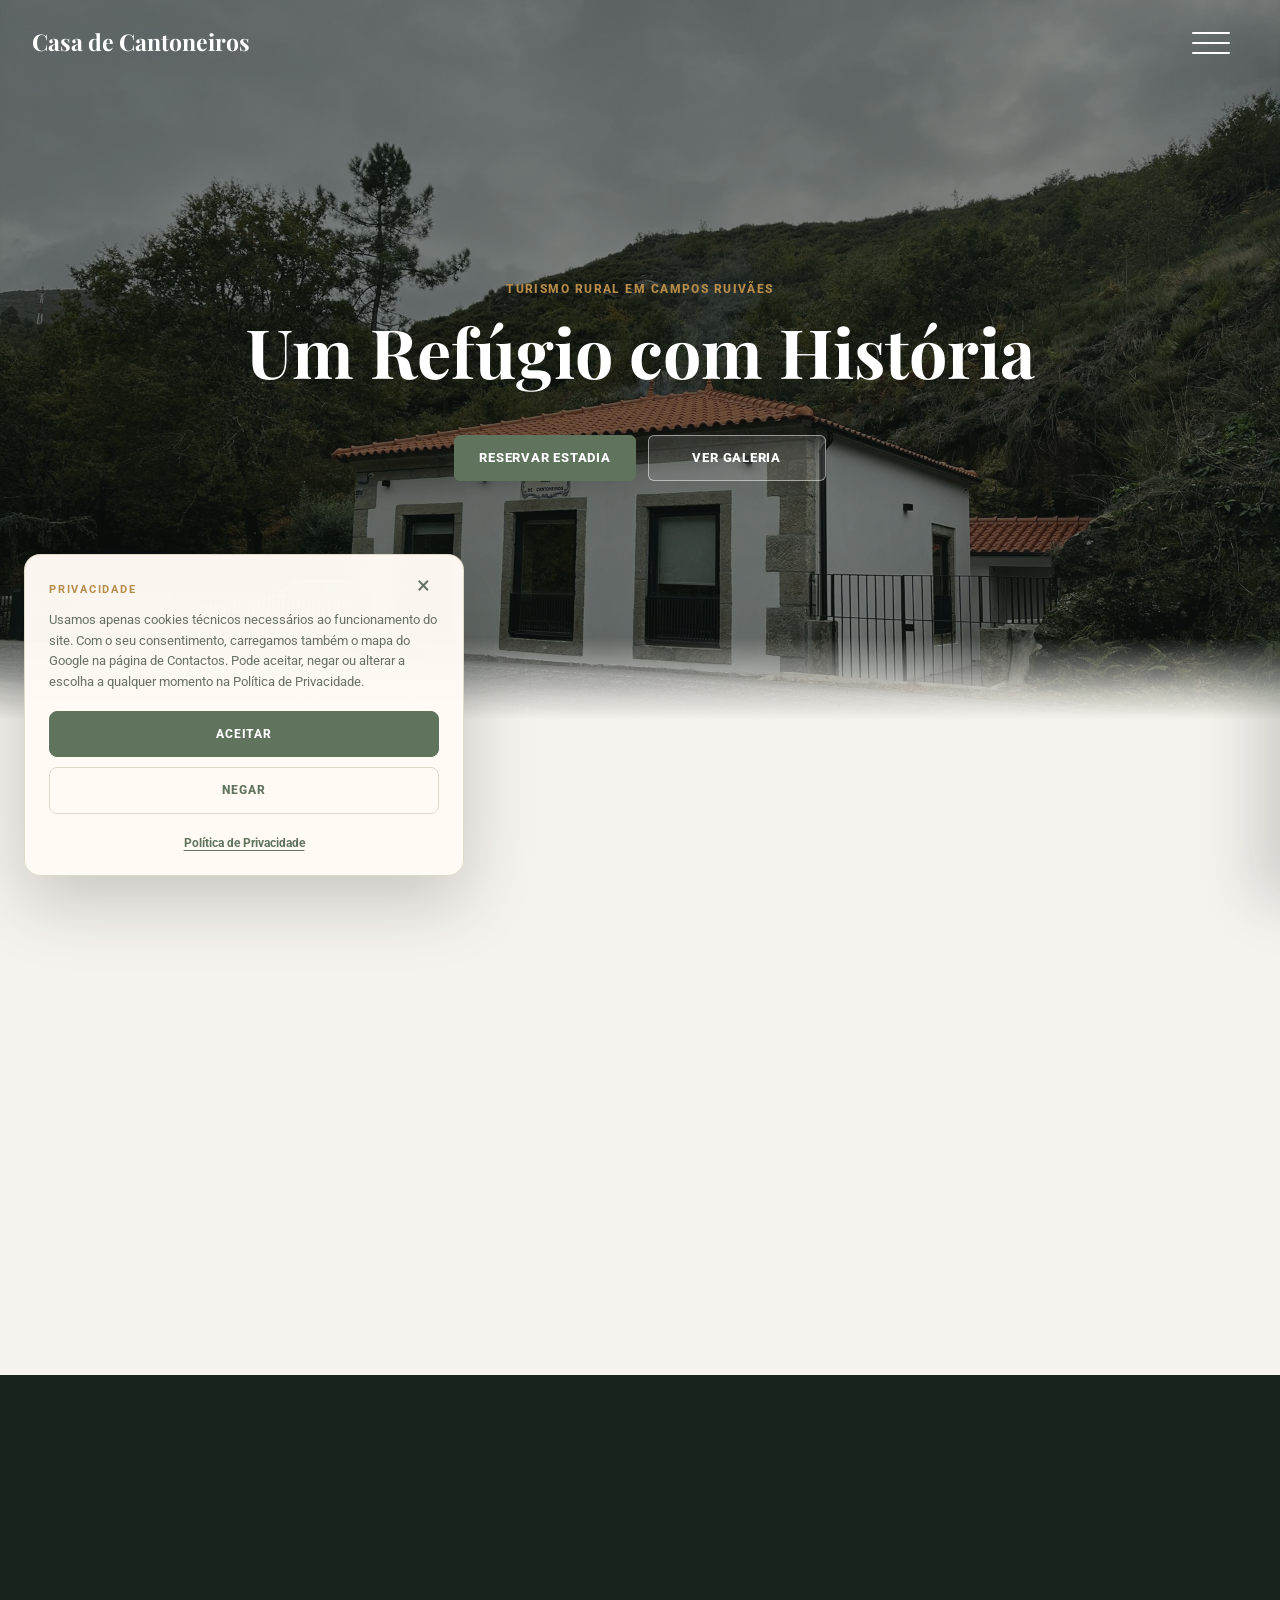
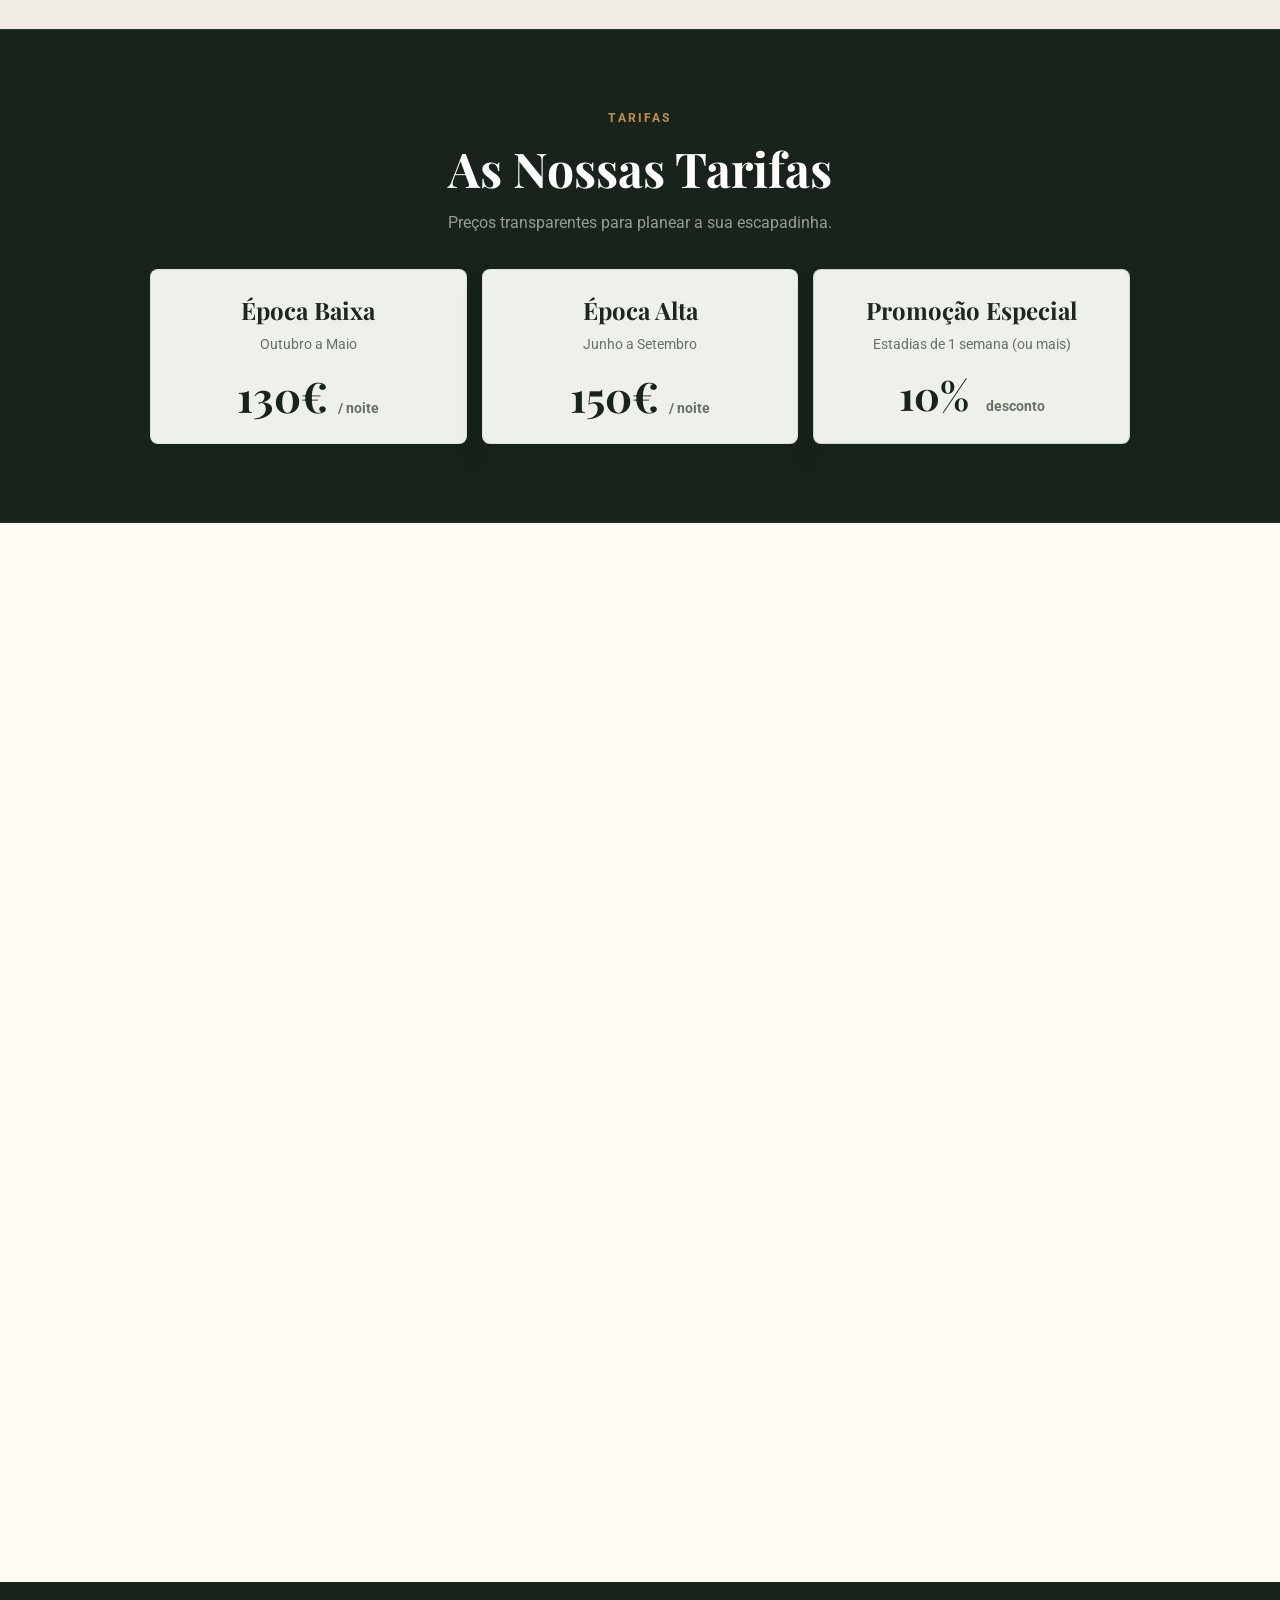
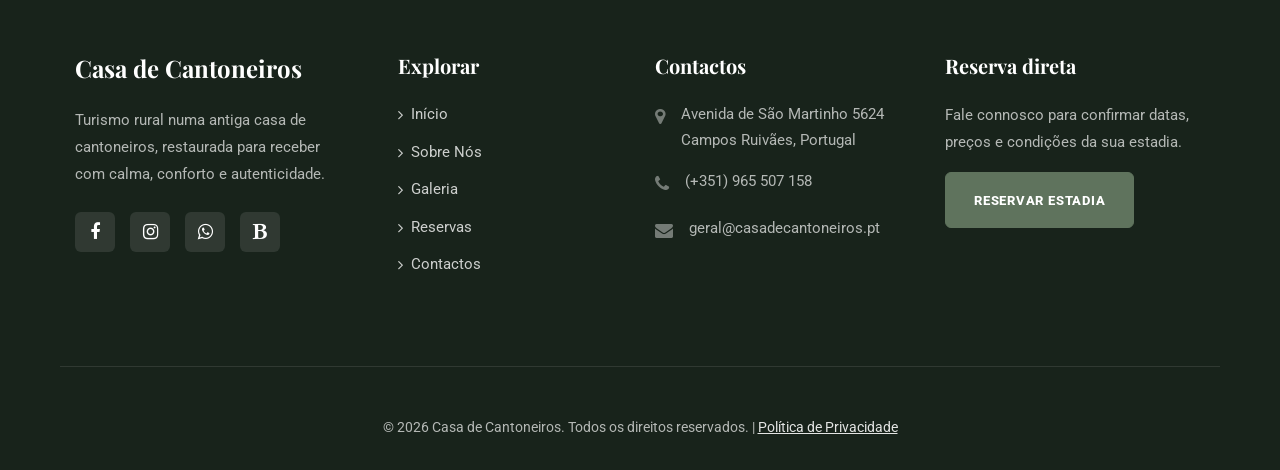
<file: index.html>
<!DOCTYPE HTML>
<html lang="pt-PT">

<head>
  <meta charset="UTF-8">
  <meta http-equiv="X-UA-Compatible" content="IE=edge">
  <meta name="viewport" content="width=device-width, initial-scale=1, shrink-to-fit=no">

  <title>Casa de Cantoneiros | Turismo Rural em Vieira do Minho</title>
  <meta name="description" content="Desfrute do descanso perfeito na Casa de Cantoneiros em Vieira do Minho. Conforto, tranquilidade e a natureza do Gerês esperam por si. Reserve já!">
  <meta name="robots" content="index, follow">

  <meta property="og:title" content="Casa de Cantoneiros | Turismo Rural em Vieira do Minho">
  <meta property="og:description" content="Desfrute do descanso perfeito na Casa de Cantoneiros em Vieira do Minho. Conforto, tranquilidade e a natureza do Gerês esperam por si. Reserve já!">
  <meta property="og:type" content="website">
  <meta property="og:url" content="https://www.casadecantoneiros.pt/">
  <meta property="og:image" content="https://www.casadecantoneiros.pt/images/assets-site/og-share.jpg">
  <meta property="og:image:width" content="1200">
  <meta property="og:image:height" content="630">
  <meta property="og:image:alt" content="Casa de Cantoneiros — turismo rural em Vieira do Minho">
  <meta property="og:locale" content="pt_PT">
  <link rel="canonical" href="https://www.casadecantoneiros.pt/">

  <link rel="icon" href="images/assets-site/icons/favicon.ico" sizes="any">
  <link rel="apple-touch-icon" sizes="180x180" href="images/assets-site/icons/apple-touch-icon.png">
  <link rel="manifest" href="site.webmanifest">
  <meta name="theme-color" content="#18231b">
  <link rel="preconnect" href="https://fonts.googleapis.com">
  <link rel="preconnect" href="https://fonts.gstatic.com" crossorigin>
  <link rel="stylesheet" type="text/css"
    href="https://fonts.googleapis.com/css2?family=Playfair+Display:wght@400;700&amp;family=Roboto:wght@400;700&amp;display=swap">
  <link rel="preload" as="image" href="images/assets-site/fachada-casa.jpg" fetchpriority="high">

  <link rel="stylesheet" href="css/layout.css?v=20261112-1">
  <link rel="stylesheet" href="css/animacoes.css?v=20261112-1">
  <link rel="stylesheet" href="css/popup.css?v=20261112-1">

  <link rel="stylesheet" href="fonts/fontawesome/css/font-awesome.min.css?v=20261112-1">
 
  <!-- Theme Style -->
  <link rel="stylesheet" href="css/style.css?v=20261112-1">
  <link rel="stylesheet" href="css/_custom.css?v=20261112-1">
  <link rel="stylesheet" href="css/professional.css?v=20261112-1">

  <script type="application/ld+json">
    {
      "@context": "https://schema.org",
      "@type": "LodgingBusiness",
      "name": "Casa de Cantoneiros",
      "description": "Alojamento de turismo rural numa antiga casa de cantoneiros restaurada, em Campos Ruivães, Vieira do Minho, no coração do Gerês.",
      "url": "https://www.casadecantoneiros.pt/",
      "logo": "https://www.casadecantoneiros.pt/images/assets-site/icons/android-chrome-512x512.png",
      "image": [
        "https://www.casadecantoneiros.pt/images/assets-site/fachada-casa.jpg",
        "https://www.casadecantoneiros.pt/images/galeria/interior/quarto.jpg",
        "https://www.casadecantoneiros.pt/images/galeria/exterior/zona-descanso-jardim.jpg"
      ],
      "telephone": "+351965507158",
      "email": "geral@casadecantoneiros.pt",
      "priceRange": "€130 - €150 por noite",
      "currenciesAccepted": "EUR",
      "paymentAccepted": "Transferência bancária, MB Way",
      "checkinTime": "15:00",
      "checkoutTime": "11:00",
      "petsAllowed": true,
      "address": {
        "@type": "PostalAddress",
        "streetAddress": "Avenida de São Martinho 5624",
        "addressLocality": "Campos Ruivães",
        "addressRegion": "Vieira do Minho",
        "addressCountry": "PT"
      },
      "areaServed": {
        "@type": "Place",
        "name": "Vieira do Minho, Gerês"
      },
      "sameAs": [
        "https://www.facebook.com/share/1EJzVk5QZy/",
        "https://www.instagram.com/casa.de.cantoneiros"
      ],
      "amenityFeature": [
        { "@type": "LocationFeatureSpecification", "name": "WiFi gratuito", "value": true },
        { "@type": "LocationFeatureSpecification", "name": "Estacionamento privado gratuito", "value": true },
        { "@type": "LocationFeatureSpecification", "name": "Jardim privado", "value": true },
        { "@type": "LocationFeatureSpecification", "name": "Lareira", "value": true },
        { "@type": "LocationFeatureSpecification", "name": "Cozinha equipada", "value": true },
        { "@type": "LocationFeatureSpecification", "name": "Animais de estimação permitidos", "value": true }
      ]
    }
  </script>
</head>

<body>

  <div id="cabecalho-container"></div>
  <!-- Header loaded dynamically by App.loadComponents() -->
  <!-- END head -->

  <main id="conteudo">
  <section class="site-hero overlay" style="background-image: url(images/assets-site/fachada-casa.jpg)"
    data-stellar-background-ratio="0.5">
    <div class="container">
      <div class="row site-hero-inner justify-content-center align-items-center">
        <div class="col-md-10 text-center" data-aos="fade-up">
          <span class="custom-caption text-uppercase d-block mb-3" style="letter-spacing: 5px;">Turismo rural
            em Campos Ruivães</span>
          <h1 class="heading mb-5">Um Refúgio com História</h1>

          <div class="hero-actions" data-aos="fade-up" data-aos-delay="150">
            <a href="reservas.html" class="btn btn-gold">Reservar estadia</a>
            <a href="galeria.html" class="btn btn-hero-secondary">Ver galeria</a>
          </div>

        </div>
      </div>
    </div>

    <a class="mouse smoothscroll" href="#next">
      <div class="mouse-icon">
        <span class="mouse-wheel"></span>
      </div>
    </a>
  </section>
  <!-- END section -->


  <section class="section intro-section" id="next">
    <div class="container">
      <div class="row align-items-center">
        <div class="col-md-12 col-lg-6 mb-5" data-aos="fade-up">
          <div class="image-stack">
            <div class="image-stack__item image-stack__item--bottom">
              <img src="images/assets-site/amostra-quarto.jpg" alt="Tradição" class="img-fluid rounded shadow" loading="lazy" decoding="async" width="685" height="913">
            </div>
          </div>
        </div>
        <div class="col-md-12 col-lg-5 ml-auto" data-aos="fade-up" data-aos-delay="100">
          <span class="text-gold text-uppercase font-weight-bold mb-3 d-block" style="letter-spacing: 2px;">Tradição &
            Conforto</span>
          <h2 class="heading mb-4">Bem-vindo à Sua Casa</h2>
          <p class="mb-4 text-muted lead">Construída na década de 1940, esta antiga Casa de Cantoneiros foi restaurada
            com o máximo rigor para preservar a sua traça e história originais.</p>
          <p class="mb-5 text-muted">Localizada num ambiente de total serenidade, oferece hoje o conforto moderno,
            mantendo viva a memória de quem cuidava dos caminhos da nossa região.</p>
          <p><a href="sobre.html" class="btn btn-outline-gold px-5 py-3">Descobrir Mais</a></p>
        </div>
      </div>
    </div>
  </section>

  <section class="section bg-dark-premium">
    <div class="container">
      <div class="row justify-content-center text-center mb-5">
        <div class="col-md-8" data-aos="fade-up">
          <span class="text-gold text-uppercase font-weight-bold mb-3 d-block"
            style="letter-spacing: 2px;">Comodidades</span>
          <h2 class="heading mb-4 text-white">Conforto simples, pensado ao detalhe</h2>
          <p class="text-white-50">Tudo o que precisa para descansar, cozinhar, conviver e aproveitar a paisagem.</p>
        </div>
      </div>
      <div class="row amenities-grid" data-nosnippet>
        <!-- WiFi -->
        <div class="col-6 col-lg-3 mb-4" data-aos="fade-up" data-aos-delay="100">
          <div class="amenity-card">
            <div class="amenity-icon-box mb-3">
              <span class="fa fa-wifi text-gold"></span>
            </div>
            <h3 class="h5 text-white">WiFi Gratuito</h3>
            <p class="text-white-50 small">Internet de alta velocidade em todas as áreas da casa.</p>
          </div>
        </div>
        <!-- Cascatas -->
        <div class="col-6 col-lg-3 mb-4" data-aos="fade-up" data-aos-delay="200">
          <div class="amenity-card">
            <div class="amenity-icon-box mb-3">
              <span class="fa fa-life-ring text-gold"></span>
            </div>
            <h3 class="h5 text-white">Cascatas</h3>
            <p class="text-white-50 small">Cascatas ao longo de todo o jardim, com amplos espaços para desfrutar da
              natureza.</p>
          </div>
        </div>
        <!-- Estacionamento -->
        <div class="col-6 col-lg-3 mb-4" data-aos="fade-up" data-aos-delay="300">
          <div class="amenity-card">
            <div class="amenity-icon-box mb-3">
              <span class="fa fa-car text-gold"></span>
            </div>
            <h3 class="h5 text-white">Estacionamento</h3>
            <p class="text-white-50 small">Estacionamento privado e gratuito para os nossos hóspedes.</p>
          </div>
        </div>
        <!-- Pet Friendly -->
        <div class="col-6 col-lg-3 mb-4" data-aos="fade-up" data-aos-delay="400">
          <div class="amenity-card">
            <div class="amenity-icon-box mb-3">
              <span class="fa fa-paw text-gold"></span>
            </div>
            <h3 class="h5 text-white">Pet Friendly</h3>
            <p class="text-white-50 small">O seu amigo de quatro patas é bem-vindo connosco.</p>
          </div>
        </div>
        <!-- Lareira -->
        <div class="col-6 col-lg-3 mb-4" data-aos="fade-up" data-aos-delay="100">
          <div class="amenity-card">
            <div class="amenity-icon-box mb-3">
              <span class="fa fa-fire text-gold"></span>
            </div>
            <h3 class="h5 text-white">Lareira</h3>
            <p class="text-white-50 small">Lareira acolhedora e ar condicionado para maior conforto nas noites mais
              frias.</p>
          </div>
        </div>
        <!-- Vistas -->
        <div class="col-6 col-lg-3 mb-4" data-aos="fade-up" data-aos-delay="200">
          <div class="amenity-card">
            <div class="amenity-icon-box mb-3">
              <span class="fa fa-picture-o text-gold"></span>
            </div>
            <h3 class="h5 text-white">Vistas Panorâmicas</h3>
            <p class="text-white-50 small">Desfrute de vistas deslumbrantes sobre a paisagem rural.</p>
          </div>
        </div>
        <!-- Cozinha -->
        <div class="col-6 col-lg-3 mb-4" data-aos="fade-up" data-aos-delay="300">
          <div class="amenity-card">
            <div class="amenity-icon-box mb-3">
              <span class="fa fa-cutlery text-gold"></span>
            </div>
            <h3 class="h5 text-white">Cozinha Equipada</h3>
            <p class="text-white-50 small">Cozinha completa com todos os utensílios necessários.</p>
          </div>
        </div>
        <!-- Jardim -->
        <div class="col-6 col-lg-3 mb-4" data-aos="fade-up" data-aos-delay="400">
          <div class="amenity-card">
            <div class="amenity-icon-box mb-3">
              <span class="fa fa-tree text-gold"></span>
            </div>
            <h3 class="h5 text-white">Jardim Privado</h3>
            <p class="text-white-50 small">Espaço exterior privado com mobiliário de jardim.</p>
          </div>
        </div>
      </div>
    </div>
  </section>

  <section class="section bg-light">
    <div class="container">
      <div class="row justify-content-center text-center mb-5">
        <div class="col-md-7" data-aos="fade-up">
          <span class="text-gold text-uppercase font-weight-bold mb-3 d-block"
            style="letter-spacing: 2px;">Espaços</span>
          <h2 class="heading mb-3">Espaços da Casa</h2>
          <p class="text-muted">Descanse na elegância e silêncio de um espaço pensado para o seu bem-estar.</p>
        </div>
      </div>
      <div class="row rooms-grid">
        <!-- Room 1 -->
        <div class="col-6 col-lg-4 mb-4" data-aos="fade-up" data-aos-delay="100">
          <div class="room-card">
            <div class="room-img">
              <img src="images/galeria/interior/quarto.jpg" alt="Quarto Principal" class="img-fluid" loading="lazy" decoding="async" width="1216" height="913">
            </div>
            <div class="room-content p-4 text-center">
              <h3 class="mb-3">Quarto Principal</h3>
              <p class="text-muted small mb-4">Conforto absoluto com cama de casal e decoração rústica refinada.</p>
              <a href="galeria.html" class="btn btn-outline-gold btn-sm px-4">VER FOTOS</a>
            </div>
          </div>
        </div>
        <!-- Room 2 -->
        <div class="col-6 col-lg-4 mb-4" data-aos="fade-up" data-aos-delay="200">
          <div class="room-card">
            <div class="room-img">
              <img src="images/galeria/interior/cozinha.jpg" alt="Cozinha Equipada" class="img-fluid" loading="lazy" decoding="async" width="1216" height="913">
            </div>
            <div class="room-content p-4 text-center">
              <h3 class="mb-3">Cozinha Equipada</h3>
              <p class="text-muted small mb-4">Espaço funcional e acolhedor para preparar as suas refeições favoritas.
              </p>
              <a href="galeria.html" class="btn btn-outline-gold btn-sm px-4">VER FOTOS</a>
            </div>
          </div>
        </div>
        <!-- Room 3 -->
        <div class="col-6 col-lg-4 mb-4" data-aos="fade-up" data-aos-delay="300">
          <div class="room-card">
            <div class="room-img">
              <img src="images/galeria/interior/casa-de-banho.jpg" alt="Casa de Banho" class="img-fluid" loading="lazy" decoding="async" width="1216" height="913">
            </div>
            <div class="room-content p-4 text-center">
              <h3 class="mb-3">Casa de Banho</h3>
              <p class="text-muted small mb-4">Modernidade e funcionalidade, com acabamentos de alta qualidade.</p>
              <a href="galeria.html" class="btn btn-outline-gold btn-sm px-4">VER FOTOS</a>
            </div>
          </div>
        </div>
      </div>
    </div>
  </section>

  <section class="tarifas-promocoes">
    <div class="container">
      <div class="tarifas-header">
        <span class="tarifas-eyebrow">Tarifas</span>
        <h2 class="section-title">As Nossas Tarifas</h2>
        <p class="section-subtitle">Preços transparentes para planear a sua escapadinha.</p>
      </div>
      <div class="tarifas-grid">
        <div class="tarifa-card baixa">
          <h3 class="tarifa-titulo">Época Baixa</h3>
          <p class="tarifa-meses">Outubro a Maio</p>
          <p class="tarifa-preco"><span data-rate-value="low">130</span>€ <span>/ noite</span></p>
        </div>
        <div class="tarifa-card alta">
          <h3 class="tarifa-titulo">Época Alta</h3>
          <p class="tarifa-meses">Junho a Setembro</p>
          <p class="tarifa-preco"><span data-rate-value="high">150</span>€ <span>/ noite</span></p>
        </div>
        <div class="tarifa-card promocao">
          <div class="promo-content">
            <h3 class="tarifa-titulo destaque">Promoção Especial</h3>
            <p class="tarifa-meses">Estadias de 1 semana (ou mais)</p>
            <p class="tarifa-preco tarifa-preco-promo"><span data-rate-discount>10%</span> <span>desconto</span></p>
          </div>
        </div>
      </div>
    </div>
  </section>


  <section class="section bg-white">
    <div class="container">
      <div class="row justify-content-center text-center mb-5">
        <div class="col-md-7" data-aos="fade-up">
          <span class="text-gold text-uppercase font-weight-bold mb-3 d-block"
            style="letter-spacing: 2px;">Galeria</span>
          <h2 class="heading mb-4">Um olhar pela Casa</h2>
          <p class="text-muted">Explore os espaços que tornam a Casa de Cantoneiros tão especial.</p>
        </div>
      </div>
      <div class="row gallery-preview-grid" id="galeria-dinamica"></div>
      <div class="row mt-5">
        <div class="col-12 text-center" data-aos="fade-up">
          <a href="galeria.html" class="btn btn-gold px-5 py-3"><span class="fa fa-image mr-2"></span>VER GALERIA
            COMPLETA</a>
        </div>
      </div>
    </div>
  </section>

  </main>

  <div id="rodape-container"></div>
  <!-- Footer loaded dynamically by App.loadComponents() -->

  <script src="js/jquery-3.3.1.min.js?v=20261112-1"></script>
  <script src="js/jquery-migrate-3.0.1.min.js?v=20261112-1"></script>
  <script src="js/parallax.js?v=20261112-1"></script>
  <script src="js/popup.js?v=20261112-1"></script>

  <script src="js/animacoes.js?v=20261112-1"></script>

  <script src="js/gallery-data.js?v=20261112-1"></script>
  <script src="js/galeria-dinamica.js?v=20261112-1"></script>



    <script src="js/site-config.js?v=20261112-1"></script>
  <script src="js/app.js?v=20261112-1"></script>

  <div id="cookie-banner" class="cookie-banner" role="dialog" aria-live="polite" aria-modal="false"
    aria-labelledby="cookie-banner-title" aria-hidden="true">
    <button type="button" class="cookie-banner__close" data-cookie-choice="dismissed" aria-label="Fechar aviso de cookies">×</button>
    <div class="cookie-banner__content">
      <span id="cookie-banner-title" class="cookie-banner__eyebrow">Privacidade</span>
      <p class="cookie-banner__text">Usamos apenas cookies técnicos necessários ao funcionamento do site. Com o seu consentimento, carregamos também o mapa do Google na página de Contactos. Pode aceitar, negar ou alterar a escolha a qualquer momento na Política de Privacidade.</p>
      <div class="cookie-banner__actions">
        <button type="button" class="cookie-banner__button cookie-banner__button--primary" data-cookie-choice="accepted">ACEITAR</button>
        <button type="button" class="cookie-banner__button cookie-banner__button--secondary" data-cookie-choice="denied">NEGAR</button>
      </div>
      <div class="cookie-banner__links">
        <a href="privacidade.html">Política de Privacidade</a>
      </div>
    </div>
  </div>
</body>

</html>
</file>
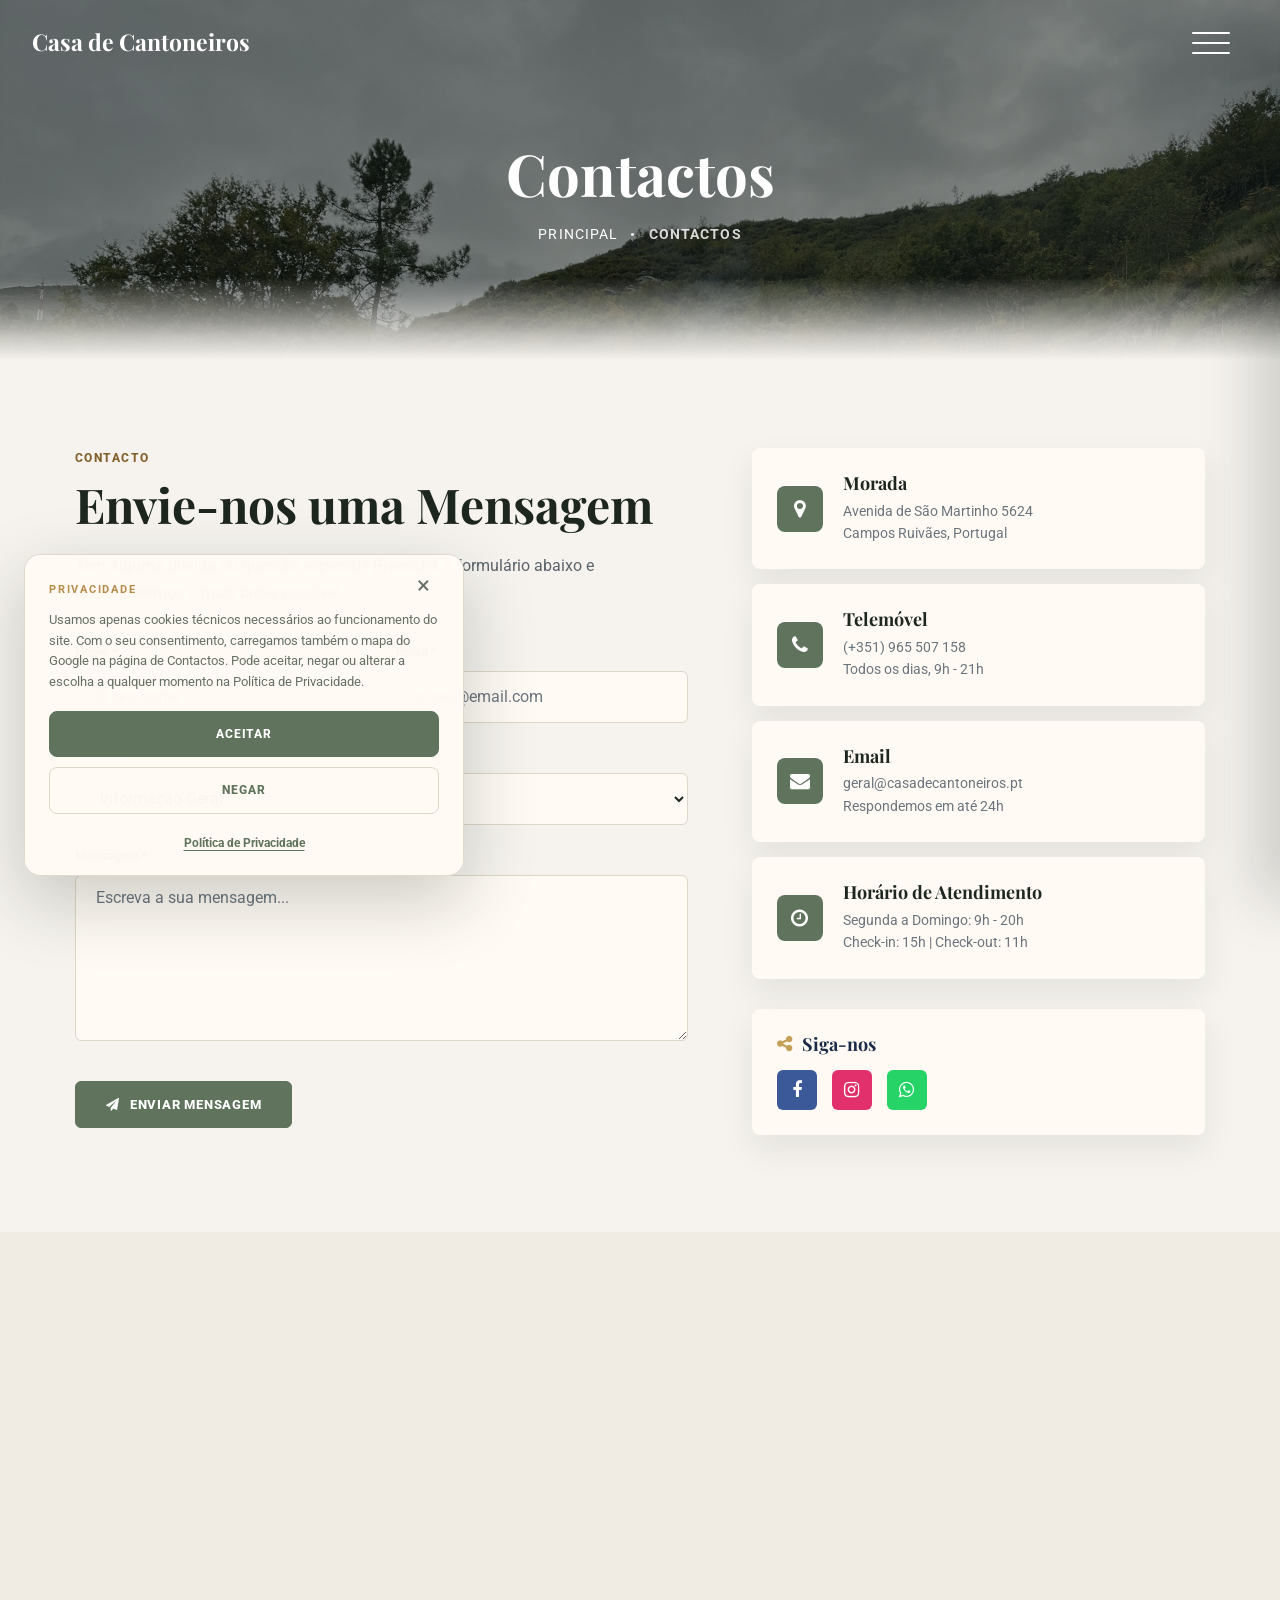
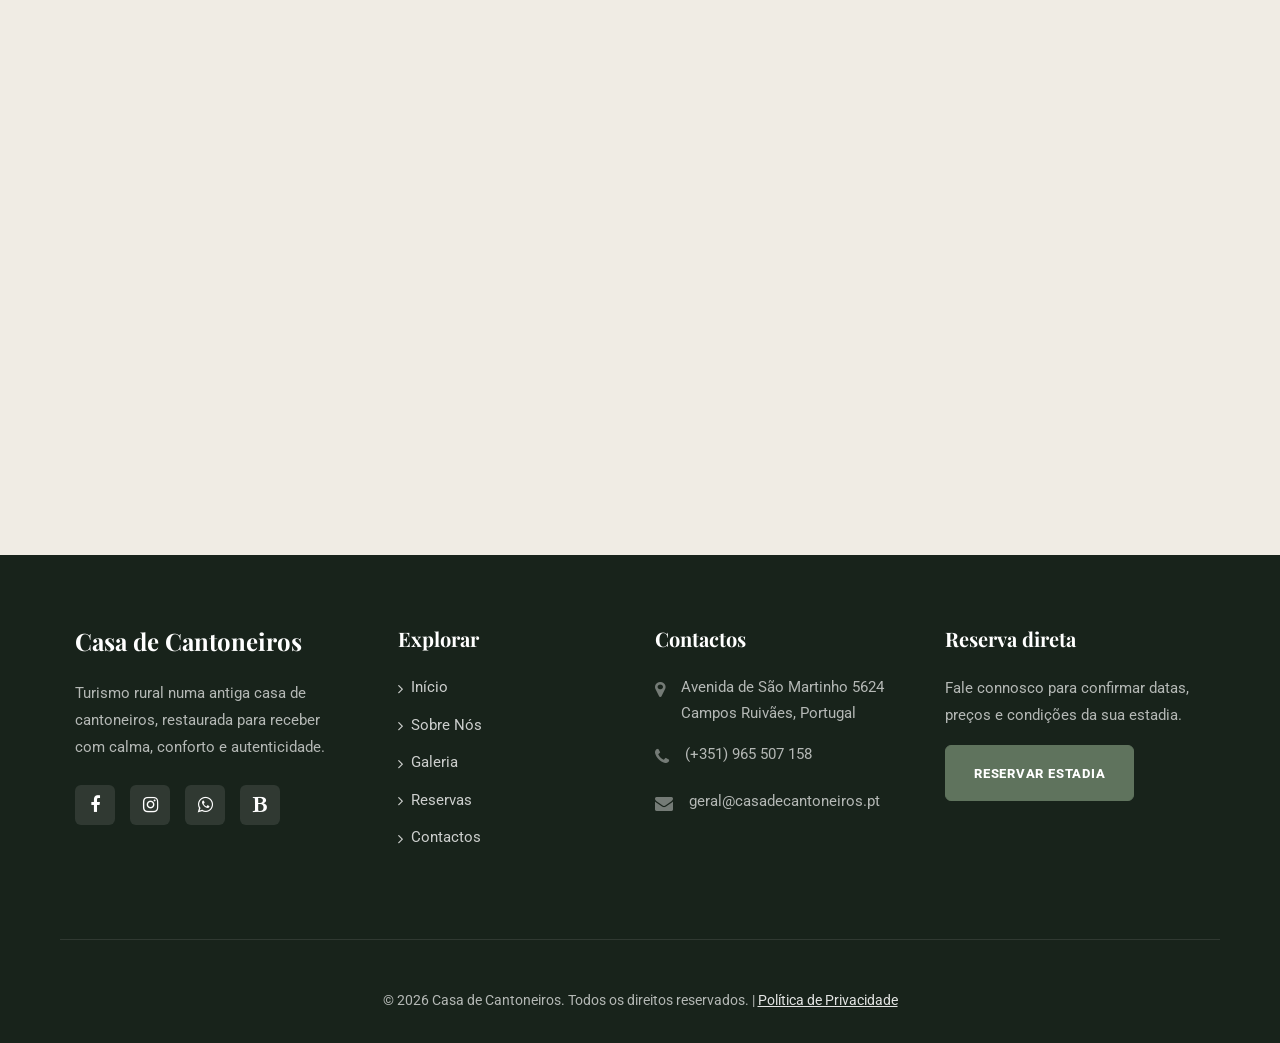
<file: contactos.html>
<!DOCTYPE HTML>
<html lang="pt-PT">

<head>
  <meta charset="utf-8">
  <meta http-equiv="X-UA-Compatible" content="IE=edge">
  <title>Contactos | Casa de Cantoneiros — Vieira do Minho</title>
  <meta name="viewport" content="width=device-width, initial-scale=1, shrink-to-fit=no">
  <meta name="robots" content="index, follow">
  <link rel="canonical" href="https://www.casadecantoneiros.pt/contactos.html">
  <meta property="og:title" content="Contactos | Casa de Cantoneiros — Vieira do Minho">
  <meta property="og:description" content="Fale connosco por telefone, email ou WhatsApp. Casa de Cantoneiros, Campos Ruivães, Vieira do Minho.">
  <meta property="og:type" content="website">
  <meta property="og:url" content="https://www.casadecantoneiros.pt/contactos.html">
  <meta property="og:image" content="https://www.casadecantoneiros.pt/images/assets-site/og-share.jpg">
  <meta property="og:locale" content="pt_PT">
  <link rel="icon" href="images/assets-site/icons/favicon.ico" sizes="any">
  <link rel="apple-touch-icon" sizes="180x180" href="images/assets-site/icons/apple-touch-icon.png">
  <link rel="manifest" href="site.webmanifest">
  <meta name="theme-color" content="#18231b">
  <meta name="description" content="Fale connosco por telefone, email ou WhatsApp. Casa de Cantoneiros, Campos Ruivães, Vieira do Minho.">
  <meta name="keywords" content="" />
  <meta name="author" content="" />
  <link rel="preconnect" href="https://fonts.googleapis.com">
  <link rel="preconnect" href="https://fonts.gstatic.com" crossorigin>
  <link rel="stylesheet" type="text/css"
    href="https://fonts.googleapis.com/css2?family=Playfair+Display:wght@400;700&amp;family=Roboto:wght@400;700&amp;display=swap">
  <link rel="preload" as="image" href="images/assets-site/fachada-casa.jpg" fetchpriority="high">

  <link rel="stylesheet" href="css/layout.css?v=20261112-1">
  <link rel="stylesheet" href="css/animacoes.css?v=20261112-1">

  <link rel="stylesheet" href="fonts/fontawesome/css/font-awesome.min.css?v=20261112-1">

  <!-- Theme Style -->
  <link rel="stylesheet" href="css/style.css?v=20261112-1">
  <link rel="stylesheet" href="css/_custom.css?v=20261112-1">
  <link rel="stylesheet" href="css/professional.css?v=20261112-1">
</head>

<body>

  <div id="cabecalho-container"></div>
  <!-- Header loaded dynamically by App.loadComponents() -->
  <!-- END head -->

  <main id="conteudo">
  <section class="site-hero inner-page overlay" style="background-image: url(images/assets-site/fachada-casa.jpg)"
    data-stellar-background-ratio="0.5">
    <div class="container">
      <div class="row site-hero-inner justify-content-center align-items-center">
        <div class="col-md-10 text-center" data-aos="fade">
          <h1 class="heading mb-3">Contactos</h1>
          <ul class="custom-breadcrumbs mb-4">
            <li><a href="index.html">Principal</a></li>
            <li>&bullet;</li>
            <li>Contactos</li>
          </ul>
        </div>
      </div>
    </div>


  </section>

  <!-- Formulário de Contacto -->
  <section class="section contact-section" id="next">
    <div class="container">
      <div class="row">
        <div class="col-md-7" data-aos="fade-up" data-aos-delay="100">
          <div class="contact-form-container">
            <span class="section-subtitle">CONTACTO</span>
            <h2 class="section-title">Envie-nos uma Mensagem</h2>
            <p class="section-description">Tem alguma dúvida ou questão especial? Preencha o formulário abaixo e
              responderemos o mais breve possível.</p>

            <form action="https://api.web3forms.com/submit" method="POST">
              
              <!-- CHAVES DO WEB3FORMS -->
              <input type="hidden" name="access_key" value="ad0f5479-115c-4b1e-81a7-a048a99dfa87">
              <input type="hidden" name="subject" value="Nova Mensagem de Contacto - Casa de Cantoneiros">
              <input type="hidden" name="from_name" value="Casa de Cantoneiros (Contacto)">
              <input type="hidden" name="redirect" value="https://www.casadecantoneiros.pt/">

              <div class="row">
                <div class="col-md-6 form-group">
                  <label for="name">Nome *</label>
                  <input type="text" id="name" name="Nome" class="form-control" placeholder="O seu nome" required>
                </div>
                <div class="col-md-6 form-group">
                  <label for="email">Email *</label>
                  <input type="email" id="email" name="Email" class="form-control" placeholder="o.seu@email.com"
                    required>
                </div>
              </div>

              <div class="row">
                <div class="col-md-12 form-group">
                  <label for="subject">Assunto *</label>
                  <select id="subject" name="Assunto" class="form-control" required>
                    <option>Informação Geral</option>
                    <option>Reservas</option>
                    <option>Eventos</option>
                    <option>Outros</option>
                  </select>
                </div>
              </div>

              <div class="row mb-4">
                <div class="col-md-12 form-group">
                  <label for="message">Mensagem *</label>
                  <textarea name="mensagem" id="message" class="form-control" cols="30" rows="6"
                    placeholder="Escreva a sua mensagem..." required></textarea>
                </div>
              </div>
              <div class="row">
                <div class="col-md-12 form-group">
                  <button type="submit" class="btn btn-submit">
                    <i class="fa fa-paper-plane"></i> ENVIAR MENSAGEM
                  </button>
                </div>
              </div>
            </form>
          </div>
        </div>

        <div class="col-md-5" data-aos="fade-up" data-aos-delay="200">
          <div class="info-cards-container">
            <div class="info-card">
              <div class="info-icon-wrap">
                <i class="fa fa-map-marker"></i>
              </div>
              <div class="info-content">
                <h3>Morada</h3>
                <p>Avenida de São Martinho 5624<br>Campos Ruivães, Portugal</p>
              </div>
            </div>

            <div class="info-card">
              <div class="info-icon-wrap">
                <i class="fa fa-phone"></i>
              </div>
              <div class="info-content">
                <h3>Telemóvel</h3>
                <p><a class="contact-link" href="tel:+351965507158">(+351) 965 507 158</a><br>Todos os dias, 9h - 21h</p>
              </div>
            </div>

            <div class="info-card">
              <div class="info-icon-wrap">
                <i class="fa fa-envelope"></i>
              </div>
              <div class="info-content">
                <h3>Email</h3>
                <p><a class="contact-link" href="mailto:geral@casadecantoneiros.pt">geral@casadecantoneiros.pt</a><br>Respondemos em até 24h</p>
              </div>
            </div>

            <div class="info-card">
              <div class="info-icon-wrap">
                <i class="fa fa-clock-o"></i>
              </div>
              <div class="info-content">
                <h3>Horário de Atendimento</h3>
                <p>Segunda a Domingo: 9h - 20h<br>Check-in: 15h | Check-out: 11h</p>
              </div>
            </div>

            <div class="social-links-section">
              <h3><i class="fa fa-share-alt"></i> Siga-nos</h3>
              <div class="social-icons">
                <a href="https://www.facebook.com/share/1EJzVk5QZy/?mibextid=wwXIfr" class="social-icon facebook" target="_blank" rel="noopener noreferrer" aria-label="Facebook da Casa de Cantoneiros"><i class="fa fa-facebook" aria-hidden="true"></i></a>
                <a href="https://www.instagram.com/casa.de.cantoneiros?igsh=c2FzcWtkenJsa3Fm" class="social-icon instagram" target="_blank" rel="noopener noreferrer" aria-label="Instagram da Casa de Cantoneiros"><i class="fa fa-instagram" aria-hidden="true"></i></a>
                <a href="https://wa.me/351965507158" class="social-icon whatsapp" target="_blank" rel="noopener noreferrer" aria-label="WhatsApp da Casa de Cantoneiros"><i class="fa fa-whatsapp" aria-hidden="true"></i></a>
              </div>
            </div>
          </div>
        </div>
      </div>
    </div>
  </section>

  <section class="section location-section bg-light" id="location">
    <div class="container">
      <div class="row justify-content-center text-center mb-5" data-aos="fade-up">
        <div class="col-md-8">
          <span class="section-subtitle">LOCALIZAÇÃO</span>
          <h2 class="section-title">Onde Estamos</h2>
          <p class="section-description">Situada no coração da Beira Alta, a Casa de Cantoneiros é o ponto de partida
            ideal para explorar a região.</p>
        </div>
      </div>

      <div class="row justify-content-center" data-aos="fade-up" data-aos-delay="100">
        <div class="col-md-10">
          <div class="map-container mb-5">
            <div class="map-consent" data-consent-placeholder>
              <h3 class="map-consent__title">Mapa do Google</h3>
              <p>O mapa só é carregado depois de aceitar os cookies de terceiros. Pode também abrir a
                localização diretamente no Google Maps.</p>
              <div class="map-consent__actions">
                <button type="button" class="btn btn-gold" data-cookie-accept>Carregar mapa</button>
                <a class="btn btn-outline-gold" href="https://maps.app.goo.gl/39F7b3vEgZGwyQ6N9" target="_blank"
                  rel="noopener">Abrir no Google Maps</a>
              </div>
            </div>
            <iframe
              data-consent-src="https://maps.google.com/maps?q=Casa%20de%20Cantoneiros%20T%C3%A1bua&amp;t=&amp;z=15&amp;ie=UTF8&amp;iwloc=&amp;output=embed"
              title="Mapa da localização da Casa de Cantoneiros em Vieira do Minho"
              width="100%" height="450" style="border:0;" allowfullscreen="" loading="lazy">
            </iframe>
          </div>
          <div class="text-center">
            <a href="https://maps.app.goo.gl/39F7b3vEgZGwyQ6N9" target="_blank" rel="noopener noreferrer" class="btn btn-submit px-5 py-3">
              <i class="fa fa-map-marker"></i> OBTER DIREÇÕES
            </a>
          </div>
        </div>
      </div>
    </div>
  </section>
  <!-- END slider -->

  </main>

  <div id="rodape-container"></div>
  <!-- Footer loaded dynamically by App.loadComponents() -->

  <script src="js/jquery-3.3.1.min.js?v=20261112-1"></script>
  <script src="js/jquery-migrate-3.0.1.min.js?v=20261112-1"></script>
  <script src="js/parallax.js?v=20261112-1"></script>


  <script src="js/animacoes.js?v=20261112-1"></script>



    <script src="js/site-config.js?v=20261112-1"></script>
  <script src="js/app.js?v=20261112-1"></script>

  <div id="cookie-banner" class="cookie-banner" role="dialog" aria-live="polite" aria-modal="false"
    aria-labelledby="cookie-banner-title" aria-hidden="true">
    <button type="button" class="cookie-banner__close" data-cookie-choice="dismissed" aria-label="Fechar aviso de cookies">×</button>
    <div class="cookie-banner__content">
      <span id="cookie-banner-title" class="cookie-banner__eyebrow">Privacidade</span>
      <p class="cookie-banner__text">Usamos apenas cookies técnicos necessários ao funcionamento do site. Com o seu consentimento, carregamos também o mapa do Google na página de Contactos. Pode aceitar, negar ou alterar a escolha a qualquer momento na Política de Privacidade.</p>
      <div class="cookie-banner__actions">
        <button type="button" class="cookie-banner__button cookie-banner__button--primary" data-cookie-choice="accepted">ACEITAR</button>
        <button type="button" class="cookie-banner__button cookie-banner__button--secondary" data-cookie-choice="denied">NEGAR</button>
      </div>
      <div class="cookie-banner__links">
        <a href="privacidade.html">Política de Privacidade</a>
      </div>
    </div>
  </div>
</body>

</html>
</file>
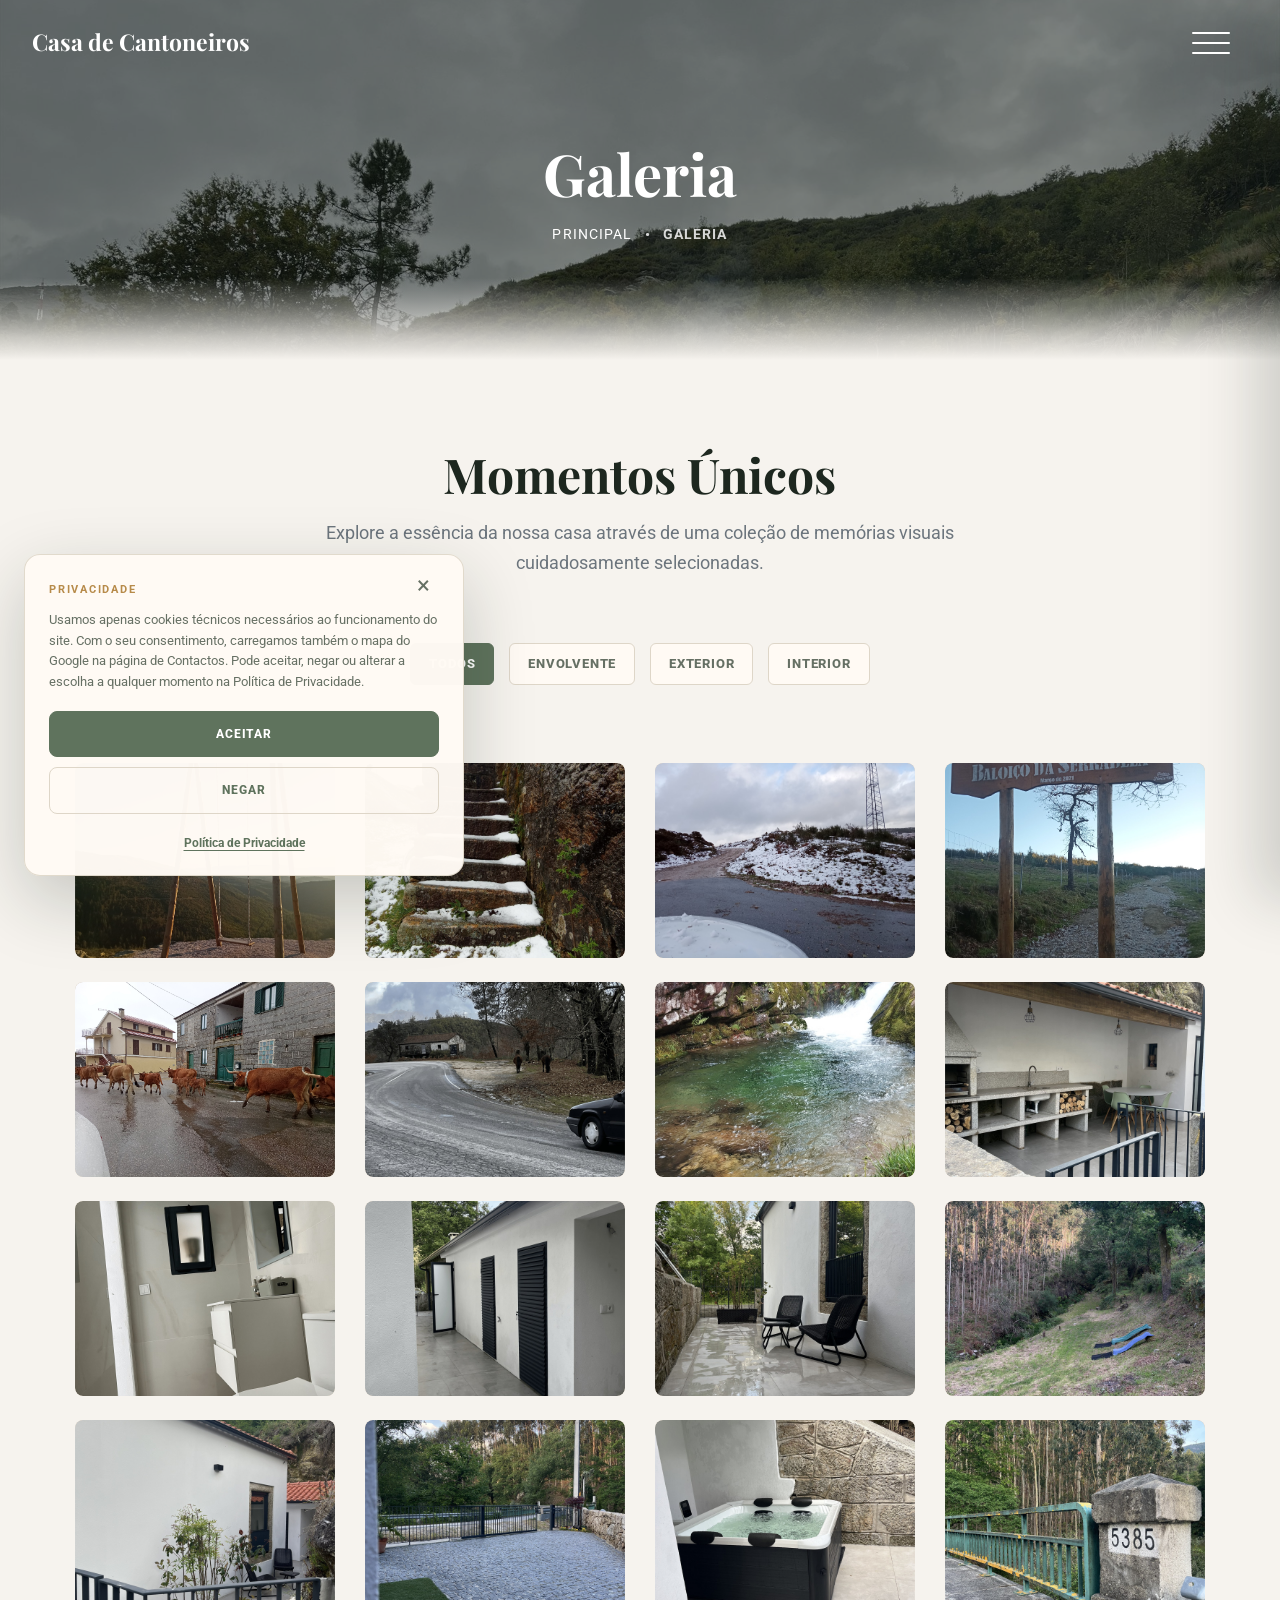
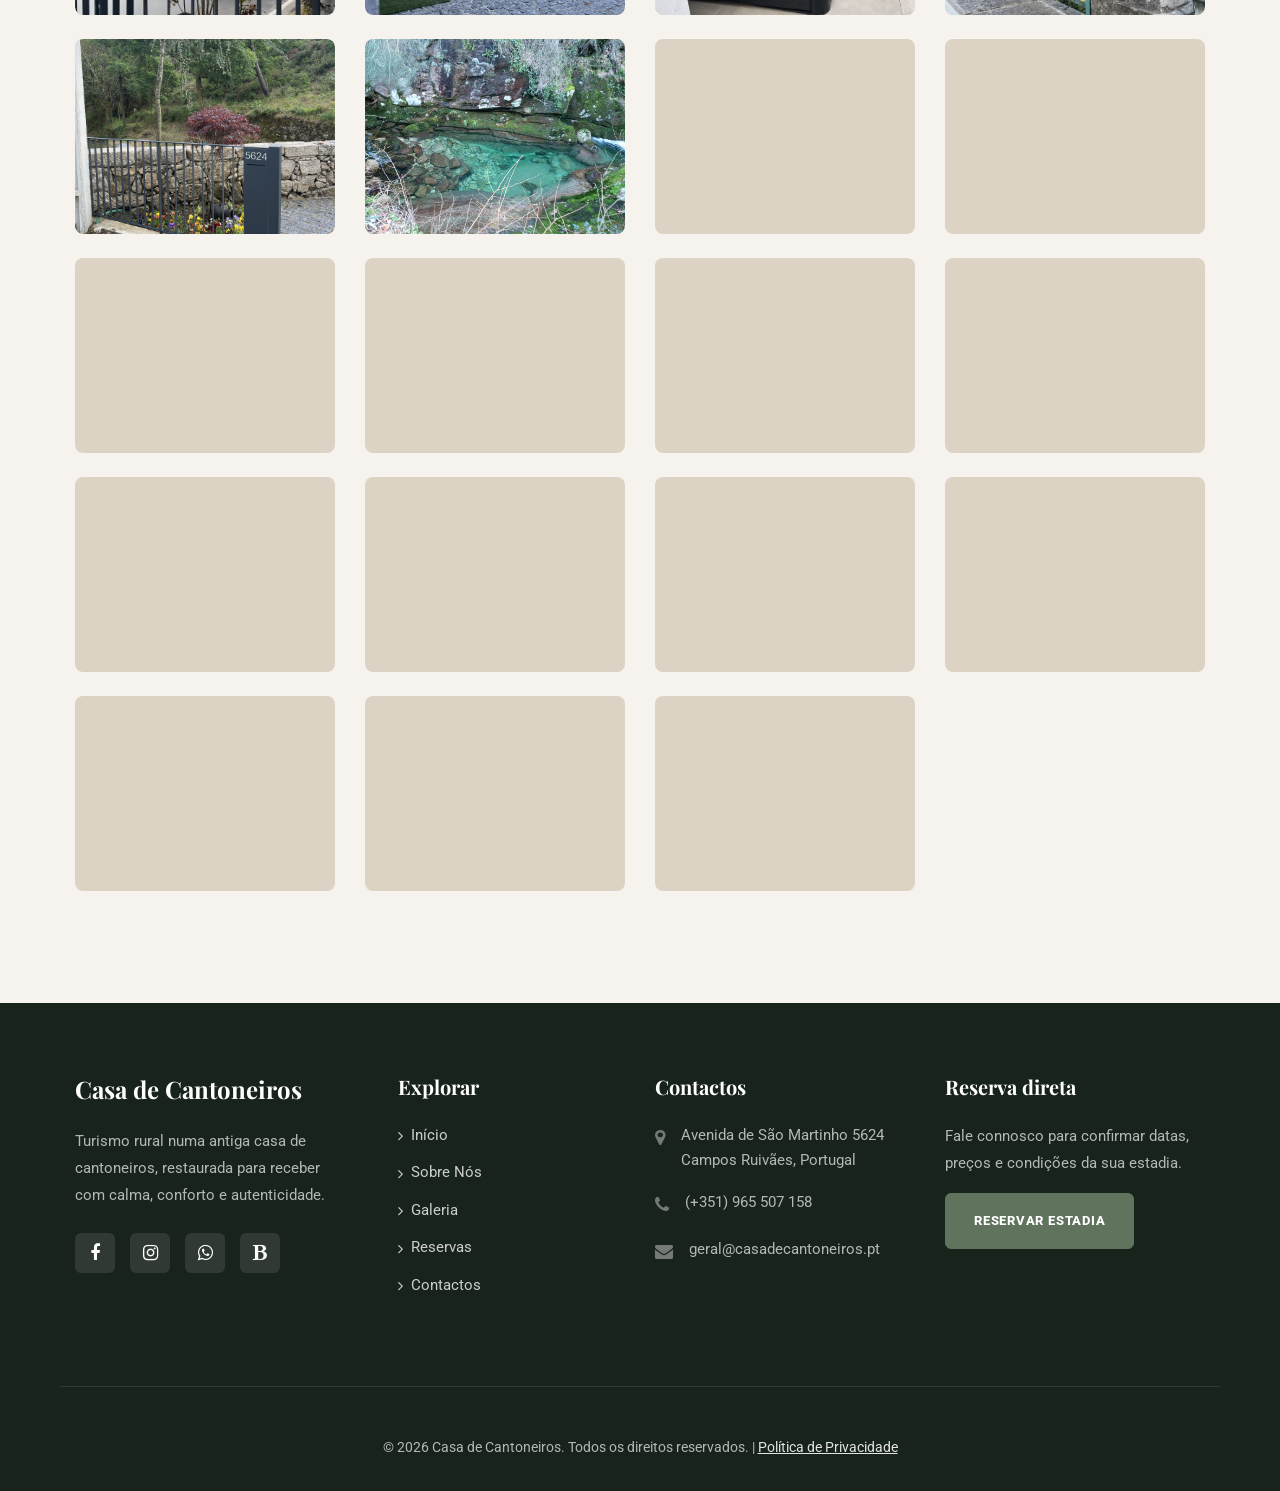
<file: galeria.html>
<!DOCTYPE HTML>
<html lang="pt-PT">

<head>
  <meta charset="utf-8">
  <meta http-equiv="X-UA-Compatible" content="IE=edge">
  <title>Galeria | Casa de Cantoneiros — Vieira do Minho</title>
  <meta name="viewport" content="width=device-width, initial-scale=1, shrink-to-fit=no">
  <meta name="robots" content="index, follow">
  <link rel="canonical" href="https://www.casadecantoneiros.pt/galeria.html">
  <meta property="og:title" content="Galeria | Casa de Cantoneiros — Vieira do Minho">
  <meta property="og:description" content="Explore a galeria da Casa de Cantoneiros: interior, exterior e a envolvente natural de Vieira do Minho e do Gerês.">
  <meta property="og:type" content="website">
  <meta property="og:url" content="https://www.casadecantoneiros.pt/galeria.html">
  <meta property="og:image" content="https://www.casadecantoneiros.pt/images/assets-site/og-share.jpg">
  <meta property="og:locale" content="pt_PT">
  <link rel="icon" href="images/assets-site/icons/favicon.ico" sizes="any">
  <link rel="apple-touch-icon" sizes="180x180" href="images/assets-site/icons/apple-touch-icon.png">
  <link rel="manifest" href="site.webmanifest">
  <meta name="theme-color" content="#18231b">
  <meta name="description" content="Explore a galeria da Casa de Cantoneiros: interior, exterior e a envolvente natural de Vieira do Minho e do Gerês.">
  <meta name="keywords" content="" />
  <meta name="author" content="" />
  <link rel="preconnect" href="https://fonts.googleapis.com">
  <link rel="preconnect" href="https://fonts.gstatic.com" crossorigin>
  <link rel="stylesheet" type="text/css"
    href="https://fonts.googleapis.com/css2?family=Playfair+Display:wght@400;700&amp;family=Roboto:wght@400;700&amp;display=swap">
  <link rel="preload" as="image" href="images/assets-site/fachada-casa.jpg" fetchpriority="high">

  <link rel="stylesheet" href="css/layout.css?v=20261112-1">
  <link rel="stylesheet" href="css/animacoes.css?v=20261112-1">
  <link rel="stylesheet" href="css/popup.css?v=20261112-1">

  <link rel="stylesheet" href="fonts/fontawesome/css/font-awesome.min.css?v=20261112-1">

  <!-- Theme Style -->
  <link rel="stylesheet" href="css/style.css?v=20261112-1">
  <link rel="stylesheet" href="css/_custom.css?v=20261112-1">
  <link rel="stylesheet" href="css/professional.css?v=20261112-1">
</head>

<body>

  <div id="cabecalho-container"></div>
  <!-- Header loaded dynamically by App.loadComponents() -->
  <!-- END head -->

  <main id="conteudo">
  <section class="site-hero inner-page overlay" style="background-image: url(images/assets-site/fachada-casa.jpg)"
    data-stellar-background-ratio="0.5">
    <div class="container">
      <div class="row site-hero-inner justify-content-center align-items-center">
        <div class="col-md-10 text-center" data-aos="fade">
          <h1 class="heading mb-3">Galeria</h1>
          <ul class="custom-breadcrumbs mb-4">
            <li><a href="index.html">Principal</a></li>
            <li>&bullet;</li>
            <li>Galeria</li>
          </ul>
        </div>
      </div>
    </div>


  </section>
  <!-- END section -->

  <section class="section" id="next">
    <div class="container">
      <div class="row justify-content-center text-center mb-5">
        <div class="col-md-8" data-aos="fade-up">
          <h2 class="heading mb-3">Momentos Únicos</h2>
          <p class="text-muted lead">Explore a essência da nossa casa através de uma coleção de memórias visuais
            cuidadosamente selecionadas.</p>
        </div>
      </div>

      <div class="row justify-content-center mb-5" data-aos="fade-up" data-aos-delay="100">
        <div class="col-md-12 text-center">
          <div class="gallery-filters" id="gallery-filters" aria-label="Filtros da galeria">
            <button class="filter-btn active" type="button" data-filter="todos">TODOS</button>
            <button class="filter-btn" type="button" data-filter="envolvente">ENVOLVENTE</button>
            <button class="filter-btn" type="button" data-filter="exterior">EXTERIOR</button>
            <button class="filter-btn" type="button" data-filter="interior">INTERIOR</button>
          </div>
        </div>
      </div>

      <div class="row gallery-grid" id="galeria-grid"></div>
    </div>
  </section>

  <script src="js/gallery-data.js?v=20261112-1"></script>
  <script src="js/galeria-dinamica.js?v=20261112-1"></script>



  </main>

  <div id="rodape-container"></div>
  <!-- Footer loaded dynamically by App.loadComponents() -->

  <script src="js/jquery-3.3.1.min.js?v=20261112-1"></script>
  <script src="js/jquery-migrate-3.0.1.min.js?v=20261112-1"></script>
  <script src="js/parallax.js?v=20261112-1"></script>
  <script src="js/popup.js?v=20261112-1"></script>


  <script src="js/animacoes.js?v=20261112-1"></script>




    <script src="js/site-config.js?v=20261112-1"></script>
  <script src="js/app.js?v=20261112-1"></script>

  <div id="cookie-banner" class="cookie-banner" role="dialog" aria-live="polite" aria-modal="false"
    aria-labelledby="cookie-banner-title" aria-hidden="true">
    <button type="button" class="cookie-banner__close" data-cookie-choice="dismissed" aria-label="Fechar aviso de cookies">×</button>
    <div class="cookie-banner__content">
      <span id="cookie-banner-title" class="cookie-banner__eyebrow">Privacidade</span>
      <p class="cookie-banner__text">Usamos apenas cookies técnicos necessários ao funcionamento do site. Com o seu consentimento, carregamos também o mapa do Google na página de Contactos. Pode aceitar, negar ou alterar a escolha a qualquer momento na Política de Privacidade.</p>
      <div class="cookie-banner__actions">
        <button type="button" class="cookie-banner__button cookie-banner__button--primary" data-cookie-choice="accepted">ACEITAR</button>
        <button type="button" class="cookie-banner__button cookie-banner__button--secondary" data-cookie-choice="denied">NEGAR</button>
      </div>
      <div class="cookie-banner__links">
        <a href="privacidade.html">Política de Privacidade</a>
      </div>
    </div>
  </div>
</body>

</html>
</file>
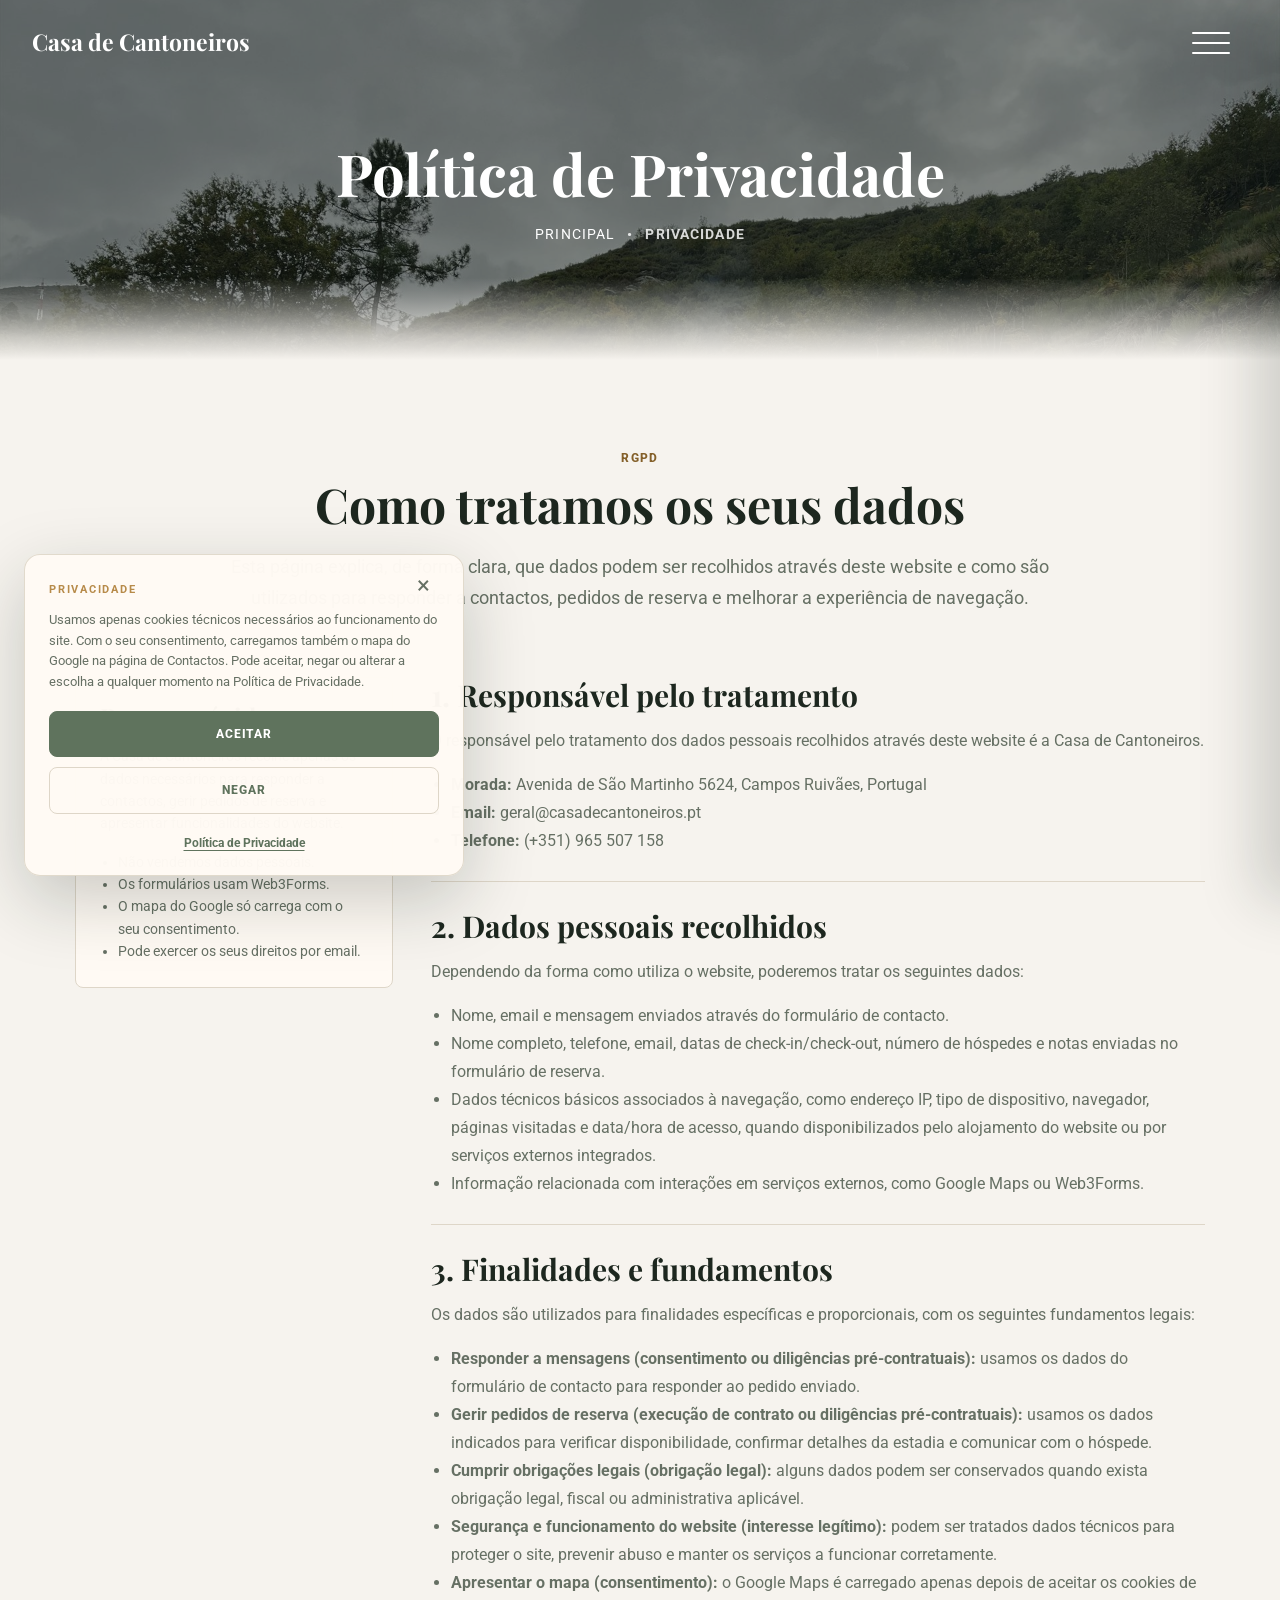
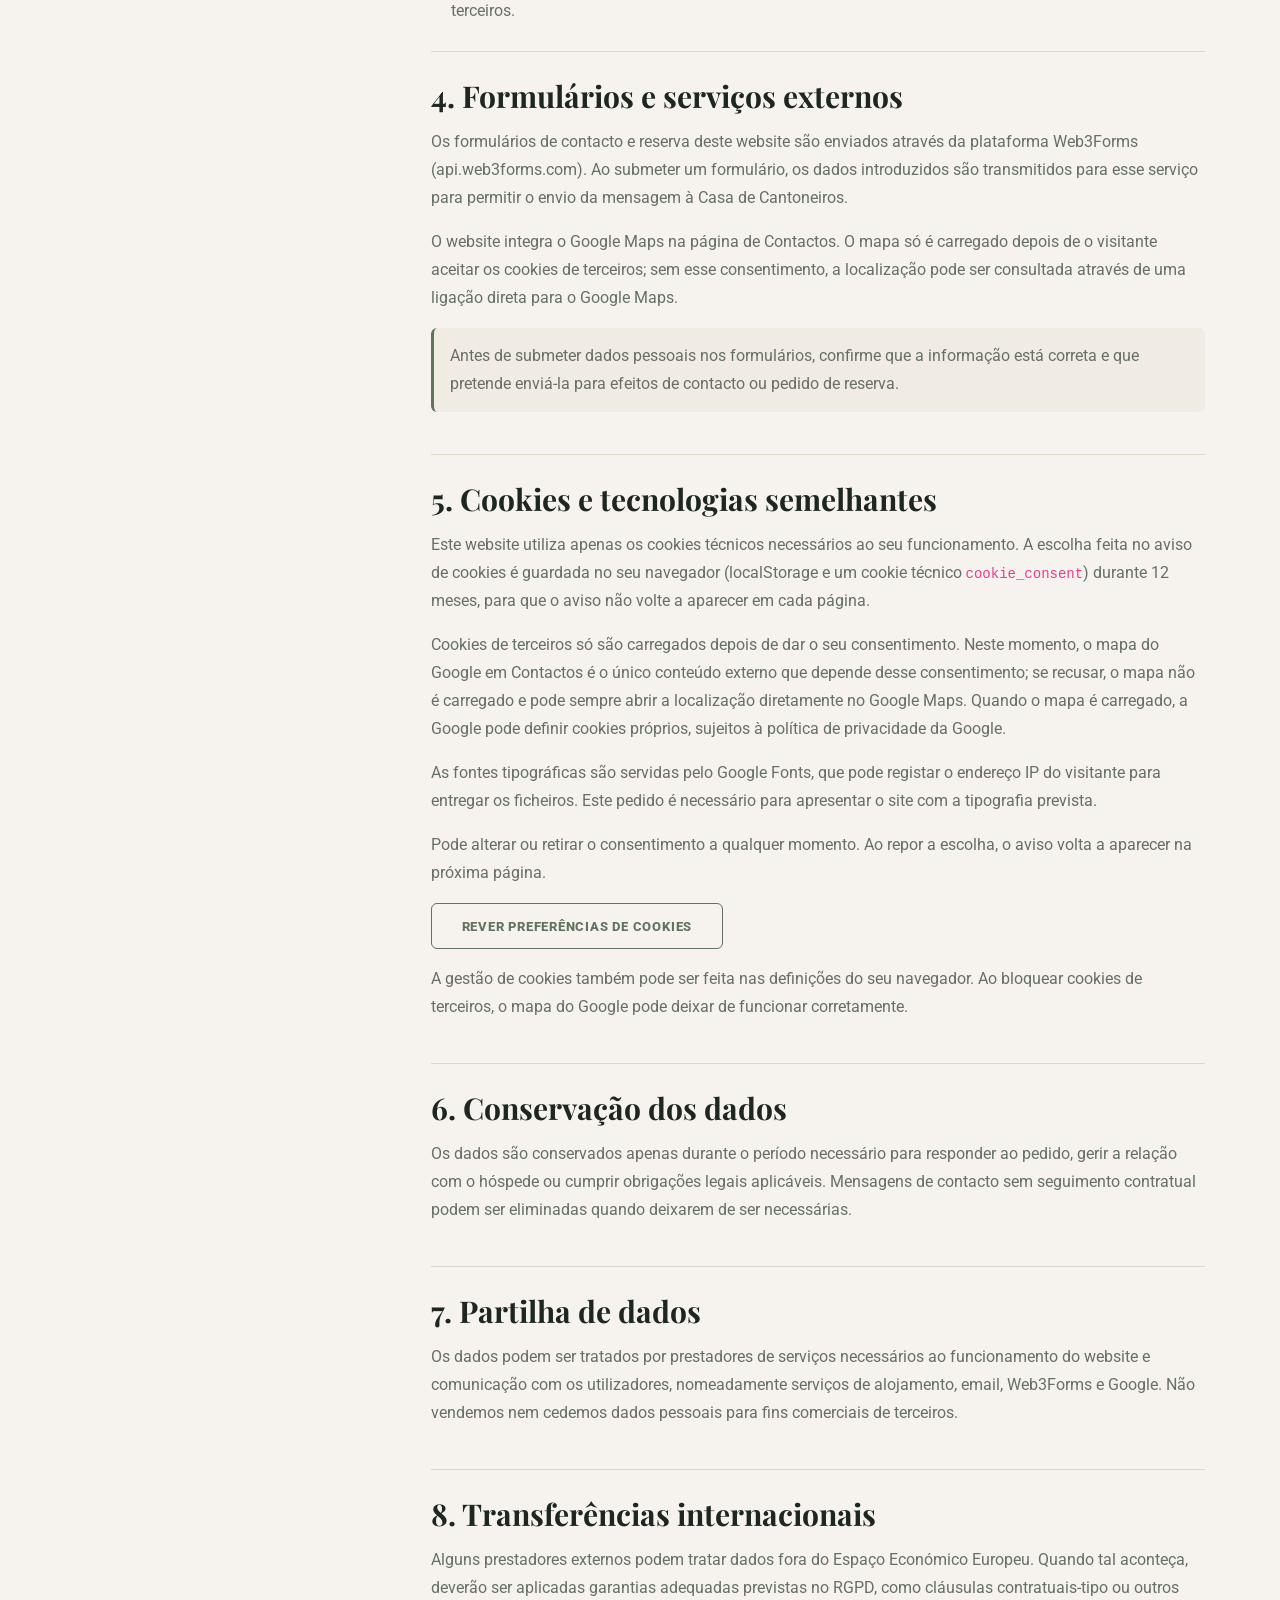
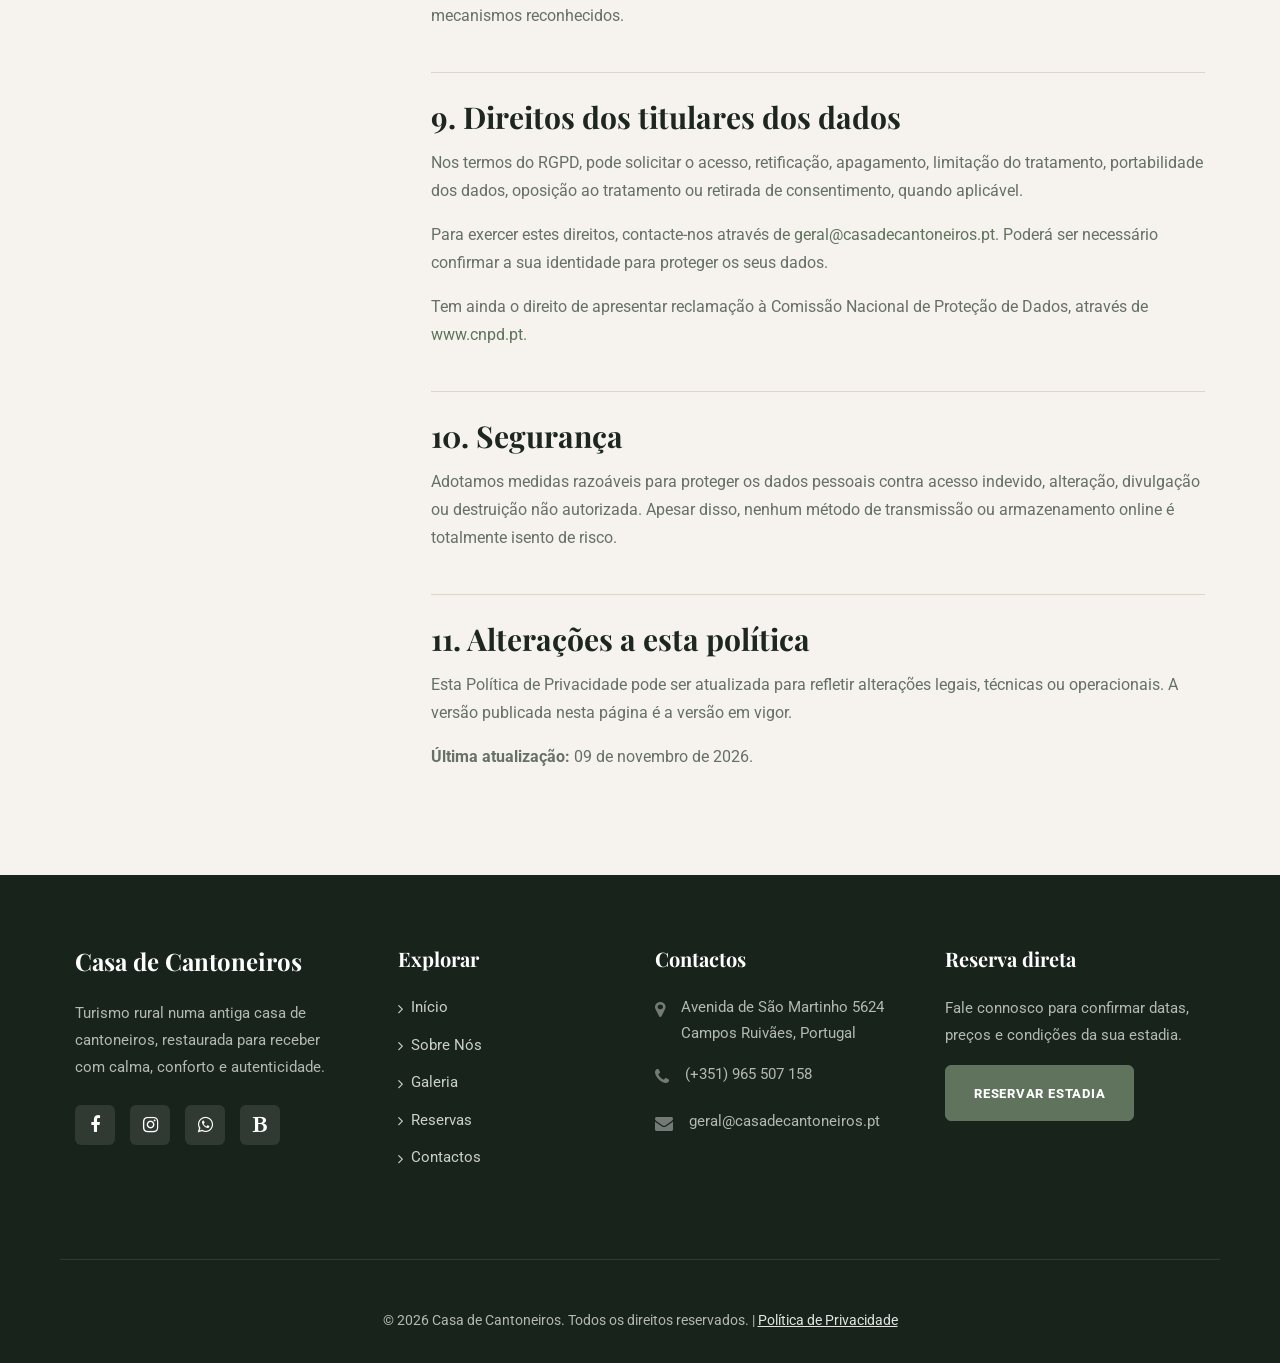
<file: privacidade.html>
<!DOCTYPE HTML>
<html lang="pt-PT">

<head>
  <meta charset="utf-8">
  <meta http-equiv="X-UA-Compatible" content="IE=edge">
  <title>Política de Privacidade | Casa de Cantoneiros</title>
  <meta name="viewport" content="width=device-width, initial-scale=1, shrink-to-fit=no">
  <meta name="robots" content="index, follow">
  <link rel="canonical" href="https://www.casadecantoneiros.pt/privacidade.html">
  <meta property="og:title" content="Política de Privacidade | Casa de Cantoneiros">
  <meta property="og:description" content="Política de Privacidade da Casa de Cantoneiros. Informação sobre recolha, utilização e proteção de dados pessoais.">
  <meta property="og:type" content="website">
  <meta property="og:url" content="https://www.casadecantoneiros.pt/privacidade.html">
  <meta property="og:image" content="https://www.casadecantoneiros.pt/images/assets-site/og-share.jpg">
  <meta property="og:locale" content="pt_PT">
  <link rel="icon" href="images/assets-site/icons/favicon.ico" sizes="any">
  <link rel="apple-touch-icon" sizes="180x180" href="images/assets-site/icons/apple-touch-icon.png">
  <link rel="manifest" href="site.webmanifest">
  <meta name="theme-color" content="#18231b">
  <meta name="description" content="Política de Privacidade da Casa de Cantoneiros. Informação sobre recolha, utilização e proteção de dados pessoais.">
  <meta name="keywords" content="política de privacidade, RGPD, Casa de Cantoneiros">
  <meta name="author" content="Casa de Cantoneiros">
  <link rel="preconnect" href="https://fonts.googleapis.com">
  <link rel="preconnect" href="https://fonts.gstatic.com" crossorigin>
  <link rel="stylesheet" type="text/css"
    href="https://fonts.googleapis.com/css2?family=Playfair+Display:wght@400;700&amp;family=Roboto:wght@400;700&amp;display=swap">
  <link rel="preload" as="image" href="images/assets-site/fachada-casa.jpg" fetchpriority="high">

  <link rel="stylesheet" href="css/layout.css?v=20261112-1">
  <link rel="stylesheet" href="css/animacoes.css?v=20261112-1">
  <link rel="stylesheet" href="fonts/fontawesome/css/font-awesome.min.css?v=20261112-1">

  <link rel="stylesheet" href="css/style.css?v=20261112-1">
  <link rel="stylesheet" href="css/_custom.css?v=20261112-1">
  <link rel="stylesheet" href="css/professional.css?v=20261112-1">
</head>

<body>

  <div id="cabecalho-container"></div>

  <main id="conteudo">
  <section class="site-hero inner-page overlay" style="background-image: url(images/assets-site/fachada-casa.jpg)"
    data-stellar-background-ratio="0.5">
    <div class="container">
      <div class="row site-hero-inner justify-content-center align-items-center">
        <div class="col-md-10 text-center" data-aos="fade">
          <h1 class="heading mb-3">Política de Privacidade</h1>
          <ul class="custom-breadcrumbs mb-4">
            <li><a href="index.html">Principal</a></li>
            <li>&bullet;</li>
            <li>Privacidade</li>
          </ul>
        </div>
      </div>
    </div>
  </section>

  <section class="section privacy-section" id="next">
    <div class="container">
      <div class="row justify-content-center text-center mb-5">
        <div class="col-md-9" data-aos="fade-up">
          <span class="section-subtitle">RGPD</span>
          <h2 class="section-title">Como tratamos os seus dados</h2>
          <p class="lead">Esta página explica, de forma clara, que dados podem ser recolhidos através deste website e
            como são utilizados para responder a contactos, pedidos de reserva e melhorar a experiência de navegação.</p>
        </div>
      </div>

      <div class="privacy-layout">
        <aside class="privacy-summary" data-aos="fade-up">
          <h2>Resumo rápido</h2>
          <p>A Casa de Cantoneiros recolhe apenas os dados necessários para responder a contactos, gerir pedidos de
            reserva e apresentar funcionalidades do website.</p>
          <ul>
            <li>Não vendemos dados pessoais.</li>
            <li>Os formulários usam Web3Forms.</li>
            <li>O mapa do Google só carrega com o seu consentimento.</li>
            <li>Pode exercer os seus direitos por email.</li>
          </ul>
        </aside>

        <div class="privacy-content" data-aos="fade-up" data-aos-delay="100">
          <div class="privacy-block">
            <h2>1. Responsável pelo tratamento</h2>
            <p>O responsável pelo tratamento dos dados pessoais recolhidos através deste website é a Casa de
              Cantoneiros.</p>
            <ul>
              <li><strong>Morada:</strong> Avenida de São Martinho 5624, Campos Ruivães, Portugal</li>
              <li><strong>Email:</strong> <a class="contact-link" href="mailto:geral@casadecantoneiros.pt">geral@casadecantoneiros.pt</a></li>
              <li><strong>Telefone:</strong> <a class="contact-link" href="tel:+351965507158">(+351) 965 507 158</a></li>
            </ul>
          </div>

          <div class="privacy-block">
            <h2>2. Dados pessoais recolhidos</h2>
            <p>Dependendo da forma como utiliza o website, poderemos tratar os seguintes dados:</p>
            <ul>
              <li>Nome, email e mensagem enviados através do formulário de contacto.</li>
              <li>Nome completo, telefone, email, datas de check-in/check-out, número de hóspedes e notas enviadas no
                formulário de reserva.</li>
              <li>Dados técnicos básicos associados à navegação, como endereço IP, tipo de dispositivo, navegador,
                páginas visitadas e data/hora de acesso, quando disponibilizados pelo alojamento do website ou por
                serviços externos integrados.</li>
              <li>Informação relacionada com interações em serviços externos, como Google Maps ou
                Web3Forms.</li>
            </ul>
          </div>

          <div class="privacy-block">
            <h2>3. Finalidades e fundamentos</h2>
            <p>Os dados são utilizados para finalidades específicas e proporcionais, com os seguintes fundamentos
              legais:</p>
            <ul>
              <li><strong>Responder a mensagens (consentimento ou diligências pré-contratuais):</strong> usamos os
                dados do formulário de contacto para responder ao pedido enviado.</li>
              <li><strong>Gerir pedidos de reserva (execução de contrato ou diligências pré-contratuais):</strong>
                usamos os dados indicados para verificar disponibilidade, confirmar detalhes da estadia e comunicar com
                o hóspede.</li>
              <li><strong>Cumprir obrigações legais (obrigação legal):</strong> alguns dados podem ser conservados
                quando exista obrigação legal, fiscal ou administrativa aplicável.</li>
              <li><strong>Segurança e funcionamento do website (interesse legítimo):</strong> podem ser tratados dados
                técnicos para proteger o site, prevenir abuso e manter os serviços a funcionar corretamente.</li>
              <li><strong>Apresentar o mapa (consentimento):</strong> o Google Maps é carregado apenas depois de
                aceitar os cookies de terceiros.</li>
            </ul>
          </div>

          <div class="privacy-block">
            <h2>4. Formulários e serviços externos</h2>
            <p>Os formulários de contacto e reserva deste website são enviados através da plataforma Web3Forms
              (api.web3forms.com). Ao submeter um formulário, os dados introduzidos são transmitidos para esse serviço
              para permitir o envio da mensagem à Casa de Cantoneiros.</p>
            <p>O website integra o Google Maps na página de Contactos. O mapa só é carregado depois de o visitante
              aceitar os cookies de terceiros; sem esse consentimento, a localização pode ser consultada através de uma
              ligação direta para o Google Maps.</p>
            <p class="privacy-note">Antes de submeter dados pessoais nos formulários, confirme que a informação está
              correta e que pretende enviá-la para efeitos de contacto ou pedido de reserva.</p>
          </div>

          <div class="privacy-block">
            <h2>5. Cookies e tecnologias semelhantes</h2>
            <p>Este website utiliza apenas os cookies técnicos necessários ao seu funcionamento. A escolha feita no
              aviso de cookies é guardada no seu navegador (localStorage e um cookie técnico
              <code>cookie_consent</code>) durante 12 meses, para que o aviso não volte a aparecer em cada página.</p>
            <p>Cookies de terceiros só são carregados depois de dar o seu consentimento. Neste momento, o mapa do
              Google em <a href="contactos.html">Contactos</a> é o único conteúdo externo que depende desse
              consentimento; se recusar, o mapa não é carregado e pode sempre abrir a localização diretamente no
              Google Maps. Quando o mapa é carregado, a Google pode definir cookies próprios, sujeitos à política de
              privacidade da Google.</p>
            <p>As fontes tipográficas são servidas pelo Google Fonts, que pode registar o endereço IP do visitante
              para entregar os ficheiros. Este pedido é necessário para apresentar o site com a tipografia prevista.</p>
            <p>Pode alterar ou retirar o consentimento a qualquer momento. Ao repor a escolha, o aviso volta a aparecer
              na próxima página.</p>
            <p><button type="button" class="btn btn-outline-gold" data-cookie-reset>Rever preferências de
                cookies</button></p>
            <p>A gestão de cookies também pode ser feita nas definições do seu navegador. Ao bloquear cookies de
              terceiros, o mapa do Google pode deixar de funcionar corretamente.</p>
          </div>

          <div class="privacy-block">
            <h2>6. Conservação dos dados</h2>
            <p>Os dados são conservados apenas durante o período necessário para responder ao pedido, gerir a relação com
              o hóspede ou cumprir obrigações legais aplicáveis. Mensagens de contacto sem seguimento contratual podem
              ser eliminadas quando deixarem de ser necessárias.</p>
          </div>

          <div class="privacy-block">
            <h2>7. Partilha de dados</h2>
            <p>Os dados podem ser tratados por prestadores de serviços necessários ao funcionamento do website e
              comunicação com os utilizadores, nomeadamente serviços de alojamento, email, Web3Forms e Google. Não
              vendemos nem cedemos dados pessoais para fins comerciais de terceiros.</p>
          </div>

          <div class="privacy-block">
            <h2>8. Transferências internacionais</h2>
            <p>Alguns prestadores externos podem tratar dados fora do Espaço Económico Europeu. Quando tal aconteça,
              deverão ser aplicadas garantias adequadas previstas no RGPD, como cláusulas contratuais-tipo ou outros
              mecanismos reconhecidos.</p>
          </div>

          <div class="privacy-block">
            <h2>9. Direitos dos titulares dos dados</h2>
            <p>Nos termos do RGPD, pode solicitar o acesso, retificação, apagamento, limitação do tratamento,
              portabilidade dos dados, oposição ao tratamento ou retirada de consentimento, quando aplicável.</p>
            <p>Para exercer estes direitos, contacte-nos através de <a
                href="mailto:geral@casadecantoneiros.pt">geral@casadecantoneiros.pt</a>. Poderá ser necessário confirmar a
              sua identidade para proteger os seus dados.</p>
            <p>Tem ainda o direito de apresentar reclamação à Comissão Nacional de Proteção de Dados, através de <a
                href="https://www.cnpd.pt" target="_blank" rel="noopener">www.cnpd.pt</a>.</p>
          </div>

          <div class="privacy-block">
            <h2>10. Segurança</h2>
            <p>Adotamos medidas razoáveis para proteger os dados pessoais contra acesso indevido, alteração, divulgação
              ou destruição não autorizada. Apesar disso, nenhum método de transmissão ou armazenamento online é
              totalmente isento de risco.</p>
          </div>

          <div class="privacy-block">
            <h2>11. Alterações a esta política</h2>
            <p>Esta Política de Privacidade pode ser atualizada para refletir alterações legais, técnicas ou
              operacionais. A versão publicada nesta página é a versão em vigor.</p>
            <p><strong>Última atualização:</strong> 09 de novembro de 2026.</p>
          </div>
        </div>
      </div>
    </div>
  </section>

  </main>

  <div id="rodape-container"></div>

  <script src="js/jquery-3.3.1.min.js?v=20261112-1"></script>
  <script src="js/jquery-migrate-3.0.1.min.js?v=20261112-1"></script>
  <script src="js/parallax.js?v=20261112-1"></script>
  <script src="js/animacoes.js?v=20261112-1"></script>
    <script src="js/site-config.js?v=20261112-1"></script>
  <script src="js/app.js?v=20261112-1"></script>

  <div id="cookie-banner" class="cookie-banner" role="dialog" aria-live="polite" aria-modal="false"
    aria-labelledby="cookie-banner-title" aria-hidden="true">
    <button type="button" class="cookie-banner__close" data-cookie-choice="dismissed" aria-label="Fechar aviso de cookies">×</button>
    <div class="cookie-banner__content">
      <span id="cookie-banner-title" class="cookie-banner__eyebrow">Privacidade</span>
      <p class="cookie-banner__text">Usamos apenas cookies técnicos necessários ao funcionamento do site. Com o seu consentimento, carregamos também o mapa do Google na página de Contactos. Pode aceitar, negar ou alterar a escolha a qualquer momento na Política de Privacidade.</p>
      <div class="cookie-banner__actions">
        <button type="button" class="cookie-banner__button cookie-banner__button--primary" data-cookie-choice="accepted">ACEITAR</button>
        <button type="button" class="cookie-banner__button cookie-banner__button--secondary" data-cookie-choice="denied">NEGAR</button>
      </div>
      <div class="cookie-banner__links">
        <a href="privacidade.html">Política de Privacidade</a>
      </div>
    </div>
  </div>
</body>

</html>
</file>
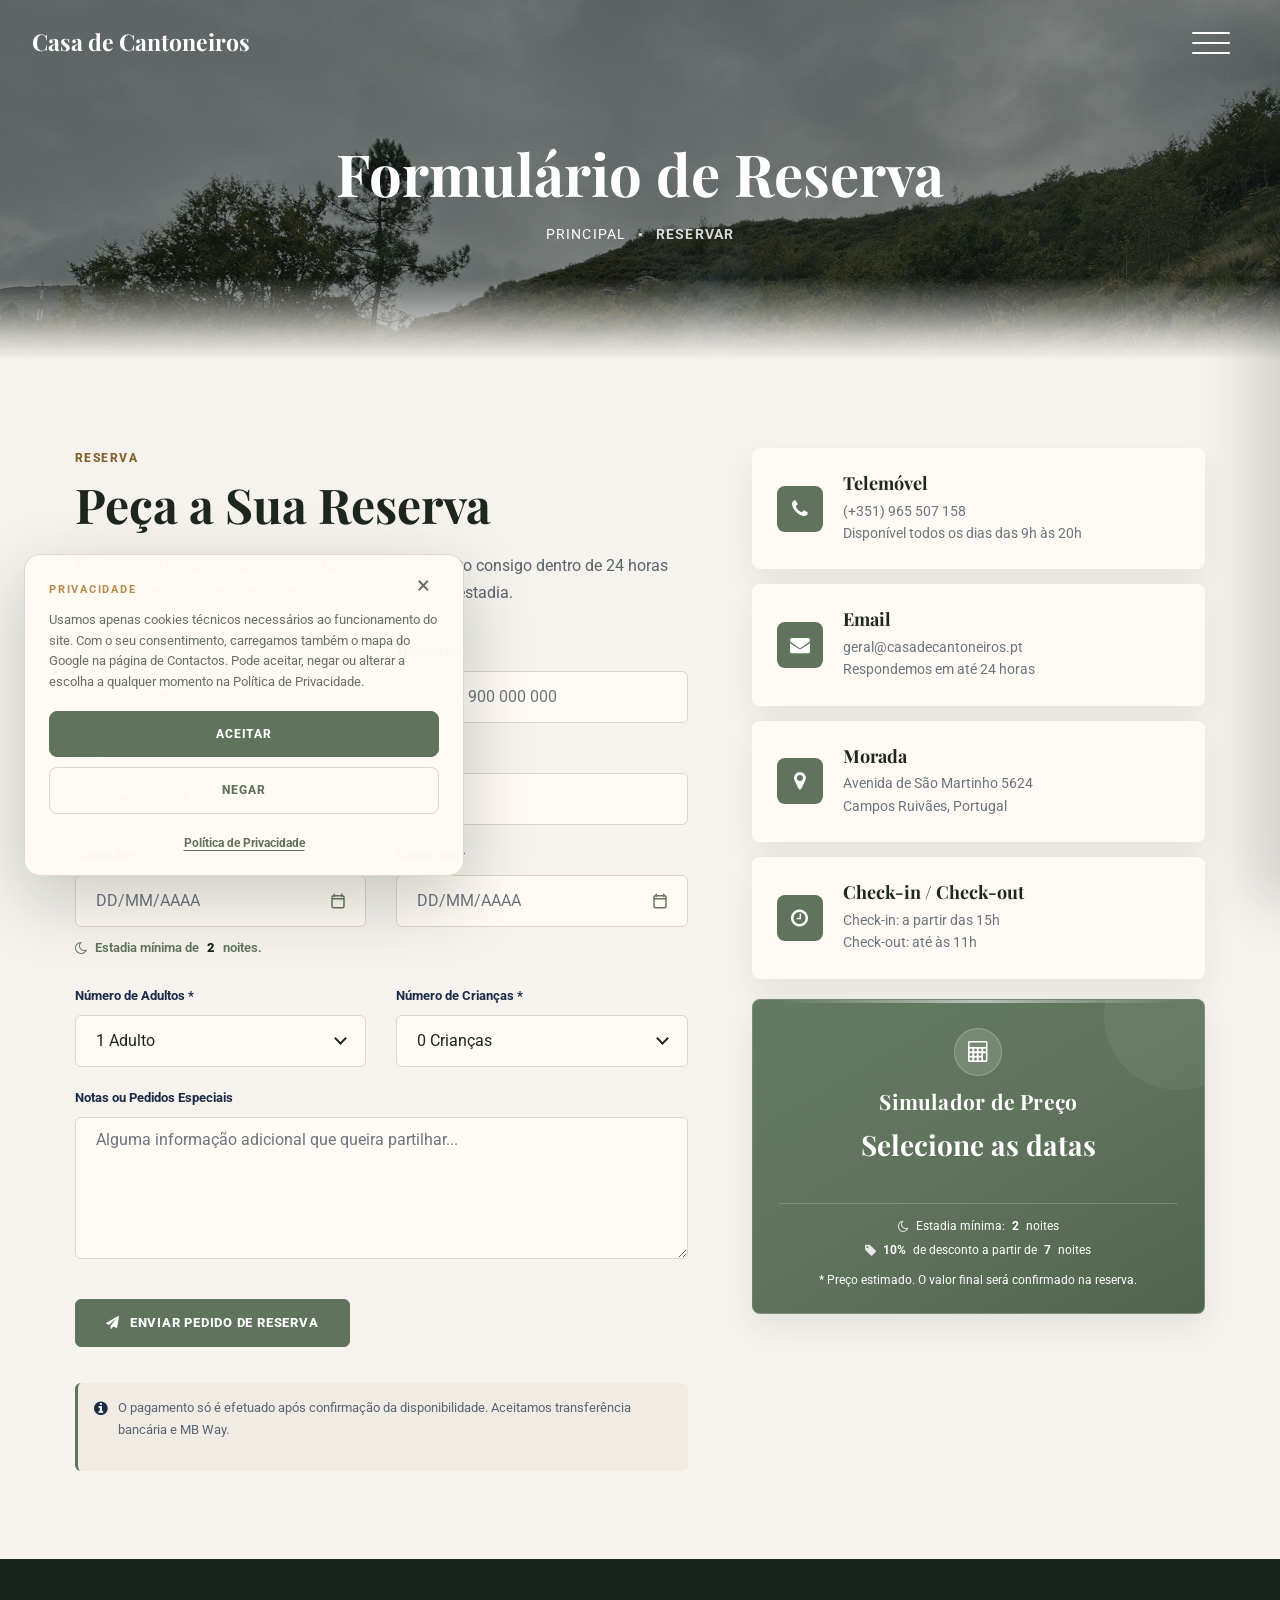
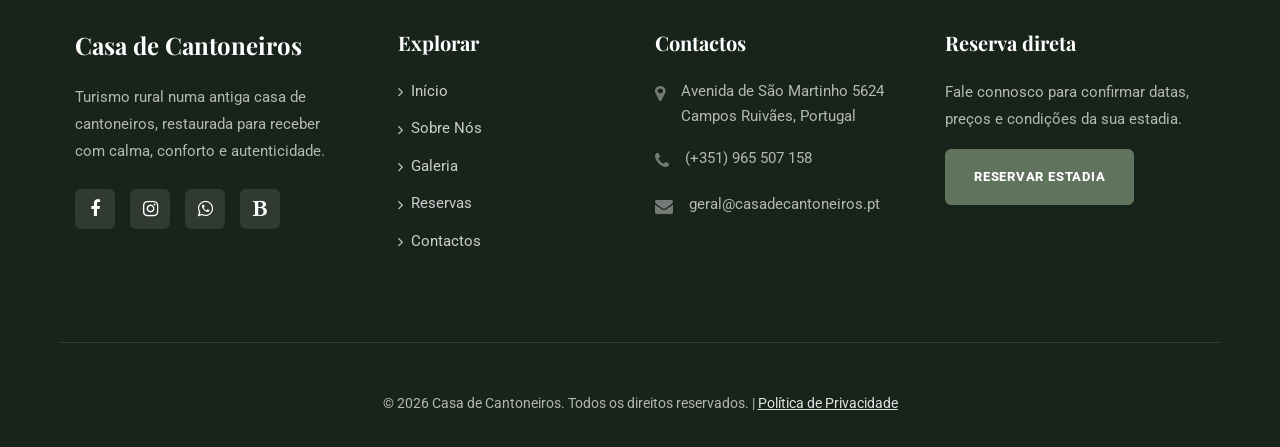
<file: reservas.html>
<!DOCTYPE HTML>
<html lang="pt-PT">

<head>
  <meta charset="utf-8">
  <meta http-equiv="X-UA-Compatible" content="IE=edge">
  <title>Reservar | Casa de Cantoneiros — Vieira do Minho</title>
  <meta name="viewport" content="width=device-width, initial-scale=1, shrink-to-fit=no">
  <meta name="robots" content="index, follow">
  <link rel="canonical" href="https://www.casadecantoneiros.pt/reservas.html">
  <meta property="og:title" content="Reservar | Casa de Cantoneiros — Vieira do Minho">
  <meta property="og:description" content="Consulte tarifas, simule o preço da sua estadia e envie o pedido de reserva na Casa de Cantoneiros. Estadia mínima de 2 noites.">
  <meta property="og:type" content="website">
  <meta property="og:url" content="https://www.casadecantoneiros.pt/reservas.html">
  <meta property="og:image" content="https://www.casadecantoneiros.pt/images/assets-site/og-share.jpg">
  <meta property="og:locale" content="pt_PT">
  <link rel="icon" href="images/assets-site/icons/favicon.ico" sizes="any">
  <link rel="apple-touch-icon" sizes="180x180" href="images/assets-site/icons/apple-touch-icon.png">
  <link rel="manifest" href="site.webmanifest">
  <meta name="theme-color" content="#18231b">
  <meta name="description" content="Consulte tarifas, simule o preço da sua estadia e envie o pedido de reserva na Casa de Cantoneiros. Estadia mínima de 2 noites.">
  <meta name="keywords" content="" />
  <meta name="author" content="" />
  <link rel="preconnect" href="https://fonts.googleapis.com">
  <link rel="preconnect" href="https://fonts.gstatic.com" crossorigin>
  <link rel="stylesheet" type="text/css"
    href="https://fonts.googleapis.com/css2?family=Playfair+Display:wght@400;700&amp;family=Roboto:wght@400;700&amp;display=swap">
  <link rel="preload" as="image" href="images/assets-site/fachada-casa.jpg" fetchpriority="high">

  <link rel="stylesheet" href="css/layout.css?v=20261112-1">
  <link rel="stylesheet" href="css/animacoes.css?v=20261112-1">
  <link rel="stylesheet" href="css/calendario.css?v=20261112-1">

  <link rel="stylesheet" href="fonts/fontawesome/css/font-awesome.min.css?v=20261112-1">

  <!-- Theme Style -->
  <link rel="stylesheet" href="css/style.css?v=20261112-1">
  <link rel="stylesheet" href="css/_custom.css?v=20261112-1">
  <link rel="stylesheet" href="css/professional.css?v=20261112-1">
</head>

<body>

  <div id="cabecalho-container"></div>
  <!-- Header loaded dynamically by App.loadComponents() -->
  <!-- END head -->

  <main id="conteudo">
  <section class="site-hero inner-page overlay" style="background-image: url(images/assets-site/fachada-casa.jpg)"
    data-stellar-background-ratio="0.5">
    <div class="container">
      <div class="row site-hero-inner justify-content-center align-items-center">
        <div class="col-md-10 text-center" data-aos="fade">
          <h1 class="heading mb-3">Formulário de Reserva</h1>
          <ul class="custom-breadcrumbs mb-4">
            <li><a href="index.html">Principal</a></li>
            <li>&bullet;</li>
            <li>Reservar</li>
          </ul>
        </div>
      </div>
    </div>


  </section>
  <!-- END section -->

  <!-- Formulário de Reserva -->
  <section class="section contact-section" id="next">
    <div class="container">
      <div class="row">
        <div class="col-md-7" data-aos="fade-up" data-aos-delay="100">
          <div class="contact-form-container">
            <span class="section-subtitle">RESERVA</span>
            <h2 class="section-title">Peça a Sua Reserva</h2>
            <p class="section-description">Preencha o formulário abaixo e entraremos em contacto consigo dentro de 24
              horas para confirmar a disponibilidade e os detalhes da sua estadia.</p>

            <form id="reservation-form" action="https://api.web3forms.com/submit" method="POST">
              
          <input type="hidden" name="access_key" value="ad0f5479-115c-4b1e-81a7-a048a99dfa87">
          <input type="hidden" name="subject" value="Nova Reserva - Casa de Cantoneiros">
          <input type="hidden" name="from_name" value="Casa de Cantoneiros (Website)">
          <input type="hidden" name="redirect" value="https://www.casadecantoneiros.pt/">
          <input type="hidden" id="price_estimate" name="estimativa_preco" value="">
          <input type="checkbox" name="botcheck" class="hidden" style="display: none;" tabindex="-1" autocomplete="off" aria-hidden="true">

    <div class="row">
        <div class="col-md-6 form-group">
            <label for="name">Nome Completo *</label>
            <input type="text" id="name" name="nome_completo" class="form-control" placeholder="O seu nome" required>
        </div>
        <div class="col-md-6 form-group">
            <label for="phone">Telemóvel *</label>
            <input type="tel" id="phone" name="telemovel" class="form-control" placeholder="(+351) 900 000 000" required>
        </div>
    </div>

              <div class="row">
                <div class="col-md-12 form-group">
                  <label for="email">Email *</label>
                  <input type="email" id="email" name="email" class="form-control" placeholder="o.seu@email.com"
                    required>
                </div>
              </div>

              <div class="row">
                <div class="col-md-6 form-group">
                  <label for="checkin_date">Check-in *</label>
                  <input type="text" id="checkin_date" name="checkin" class="form-control" placeholder="DD/MM/AAAA"
                    autocomplete="off" inputmode="none" required>
                </div>
                <div class="col-md-6 form-group">
                  <label for="checkout_date">Check-out *</label>
                  <input type="text" id="checkout_date" name="checkout" class="form-control" placeholder="DD/MM/AAAA"
                    autocomplete="off" inputmode="none" required>
                </div>
              </div>

              <p class="reservation-min-stay">
                <i class="fa fa-moon-o" aria-hidden="true"></i>
                Estadia mínima de <strong data-min-nights>2</strong> noites.
              </p>

              <div class="row">
                <div class="col-md-6 form-group">
                  <label for="adults">Número de Adultos *</label>
                  <select id="adults" name="adultos" class="form-control" required>
                    <option>0 Adultos</option>
                    <option selected>1 Adulto</option>
                    <option>2 Adultos</option>
                    <option>3 Adultos</option>
                    <option>4 Adultos</option>
                  </select>
                </div>
                <div class="col-md-6 form-group">
                  <label for="children">Número de Crianças *</label>
                  <select id="children" name="criancas" class="form-control" required>
                    <option selected>0 Crianças</option>
                    <option>1 Criança</option>
                    <option>2 Crianças</option>
                  </select>
                </div>
              </div>

              <div class="row mb-4">
                <div class="col-md-12 form-group">
                  <label for="message">Notas ou Pedidos Especiais</label>
                  <textarea name="notas" id="message" class="form-control" cols="30" rows="5"
                    placeholder="Alguma informação adicional que queira partilhar..."></textarea>
                </div>
              </div>

              <div class="row">
                <div class="col-md-12 form-group">
                  <button type="submit" class="btn btn-submit">
                    <i class="fa fa-paper-plane"></i> ENVIAR PEDIDO DE RESERVA
                  </button>
                </div>
              </div>

              <div class="reservation-disclaimer">
                <i class="fa fa-info-circle"></i>
                <p>O pagamento só é efetuado após confirmação da disponibilidade. Aceitamos transferência bancária e MB
                  Way.</p>
              </div>
            </form>
          </div>
        </div>

        <div class="col-md-5" data-aos="fade-up" data-aos-delay="200">
          <div class="info-cards-container">
            <div class="info-card">
              <div class="info-icon-wrap">
                <i class="fa fa-phone"></i>
              </div>
              <div class="info-content">
                <h3>Telemóvel</h3>
                <p><a class="contact-link" href="tel:+351965507158">(+351) 965 507 158</a><br>Disponível todos os dias das 9h às 20h</p>
              </div>
            </div>

            <div class="info-card">
              <div class="info-icon-wrap">
                <i class="fa fa-envelope"></i>
              </div>
              <div class="info-content">
                <h3>Email</h3>
                <p><a class="contact-link" href="mailto:geral@casadecantoneiros.pt">geral@casadecantoneiros.pt</a><br>Respondemos em até 24 horas</p>
              </div>
            </div>

            <div class="info-card">
              <div class="info-icon-wrap">
                <i class="fa fa-map-marker"></i>
              </div>
              <div class="info-content">
                <h3>Morada</h3>
                <p>Avenida de São Martinho 5624<br>Campos Ruivães, Portugal</p>
              </div>
            </div>

            <div class="info-card">
              <div class="info-icon-wrap">
                <i class="fa fa-clock-o"></i>
              </div>
              <div class="info-content">
                <h3>Check-in / Check-out</h3>
                <p>Check-in: a partir das 15h<br>Check-out: até às 11h</p>
              </div>
            </div>

            <div class="price-simulator-card" id="price-simulator" aria-labelledby="simulator-title">
              <div class="simulator-icon" aria-hidden="true">
                <i class="fa fa-calculator"></i>
              </div>
              <h3 class="simulator-title" id="simulator-title">Simulador de Preço</h3>
              <div class="simulator-status" id="simulator-status" aria-live="polite">Selecione as datas</div>
              <div class="simulator-detail" id="simulator-detail">Escolha o check-in e o check-out para ver o valor da
                estadia.</div>
              <div class="simulator-meta">
                <span><i class="fa fa-moon-o" aria-hidden="true"></i> Estadia mínima: <strong
                    data-min-nights>2</strong> noites</span>
                <span><i class="fa fa-tag" aria-hidden="true"></i> <strong data-rate-discount>10%</strong> de desconto a
                  partir de <strong data-discount-from-nights>7</strong> noites</span>
              </div>
              <p class="simulator-disclaimer">* Preço estimado. O valor final será confirmado na reserva.</p>
            </div>

          </div>
        </div>
      </div>
    </div>
  </section>
  <!-- END slider -->

  </main>

  <div id="rodape-container"></div>
  <!-- Footer loaded dynamically by App.loadComponents() -->

  <script src="js/jquery-3.3.1.min.js?v=20261112-1"></script>
  <script src="js/jquery-migrate-3.0.1.min.js?v=20261112-1"></script>
  <script src="js/parallax.js?v=20261112-1"></script>


  <script src="js/animacoes.js?v=20261112-1"></script>

  <script src="js/calendario.js?v=20261112-1"></script>


    <script src="js/site-config.js?v=20261112-1"></script>
  <script src="js/app.js?v=20261112-1"></script>

  <div id="cookie-banner" class="cookie-banner" role="dialog" aria-live="polite" aria-modal="false"
    aria-labelledby="cookie-banner-title" aria-hidden="true">
    <button type="button" class="cookie-banner__close" data-cookie-choice="dismissed" aria-label="Fechar aviso de cookies">×</button>
    <div class="cookie-banner__content">
      <span id="cookie-banner-title" class="cookie-banner__eyebrow">Privacidade</span>
      <p class="cookie-banner__text">Usamos apenas cookies técnicos necessários ao funcionamento do site. Com o seu consentimento, carregamos também o mapa do Google na página de Contactos. Pode aceitar, negar ou alterar a escolha a qualquer momento na Política de Privacidade.</p>
      <div class="cookie-banner__actions">
        <button type="button" class="cookie-banner__button cookie-banner__button--primary" data-cookie-choice="accepted">ACEITAR</button>
        <button type="button" class="cookie-banner__button cookie-banner__button--secondary" data-cookie-choice="denied">NEGAR</button>
      </div>
      <div class="cookie-banner__links">
        <a href="privacidade.html">Política de Privacidade</a>
      </div>
    </div>
  </div>
</body>

</html>
</file>
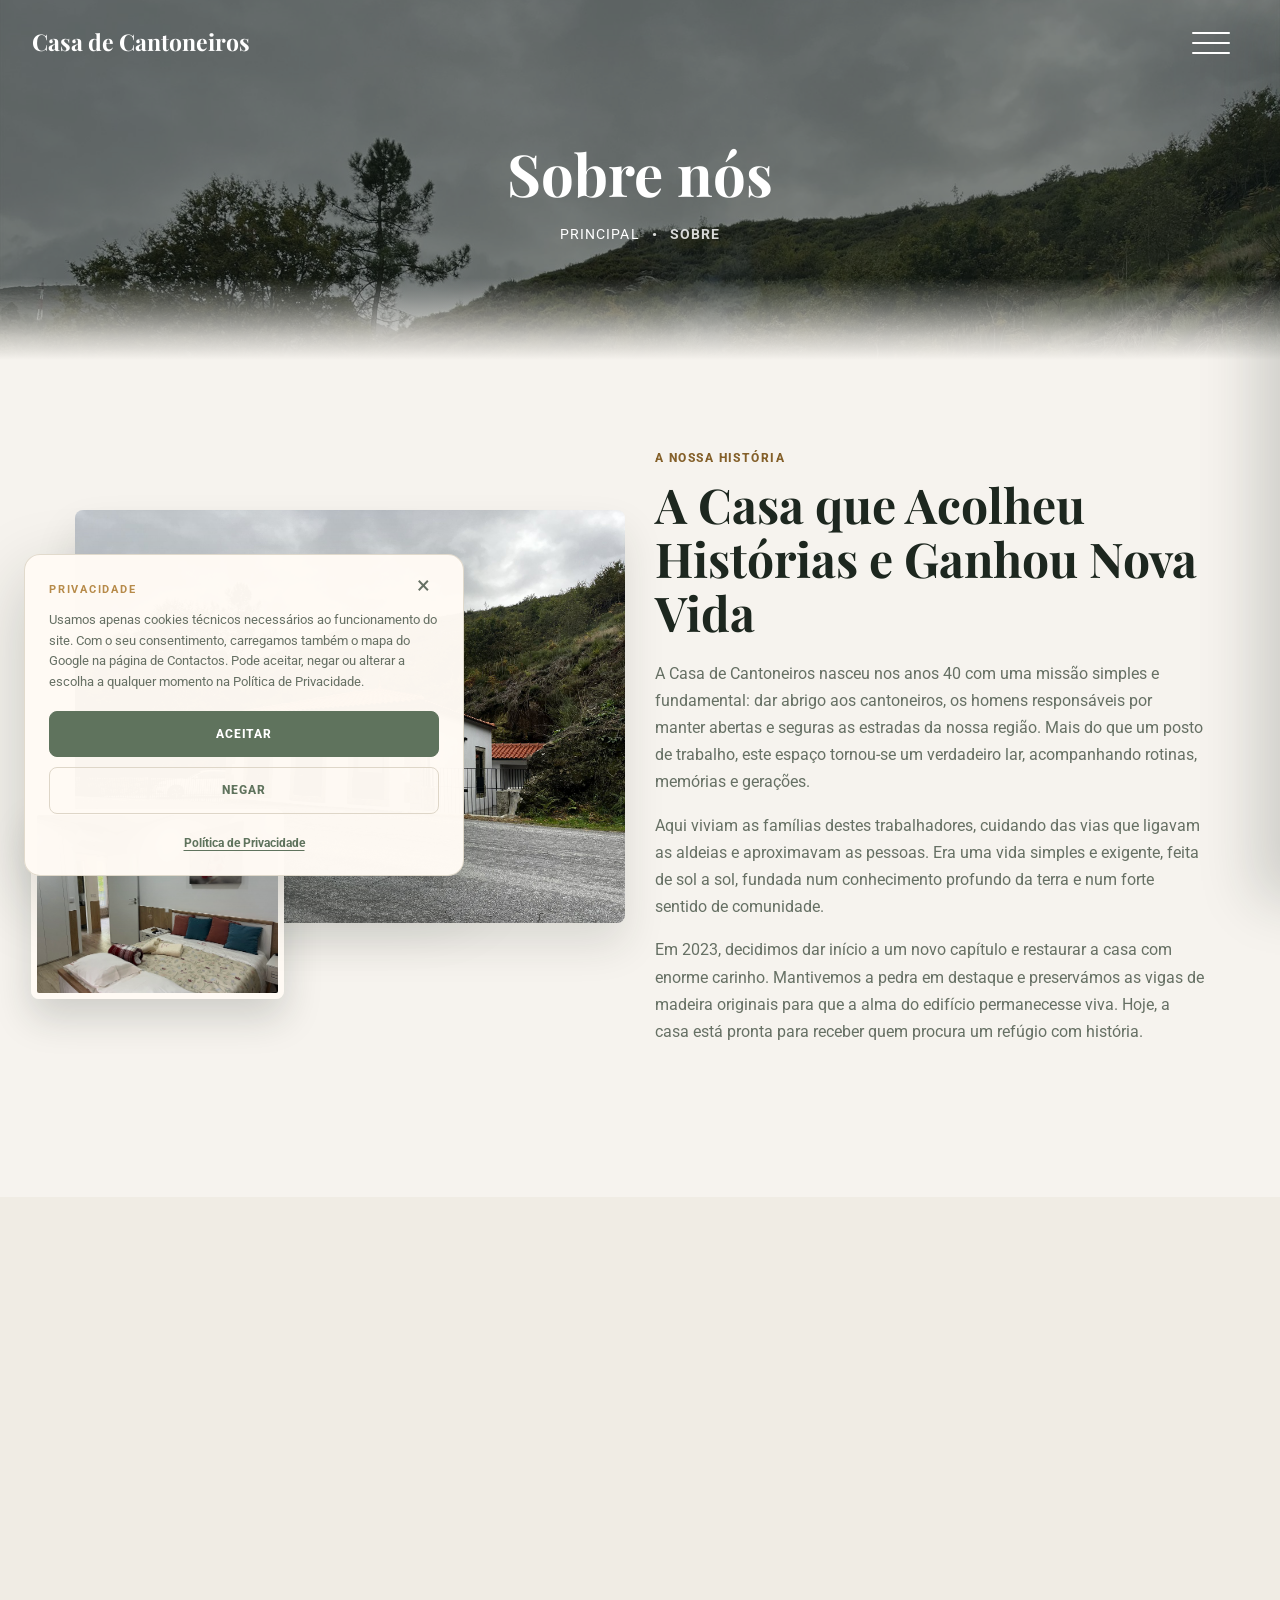
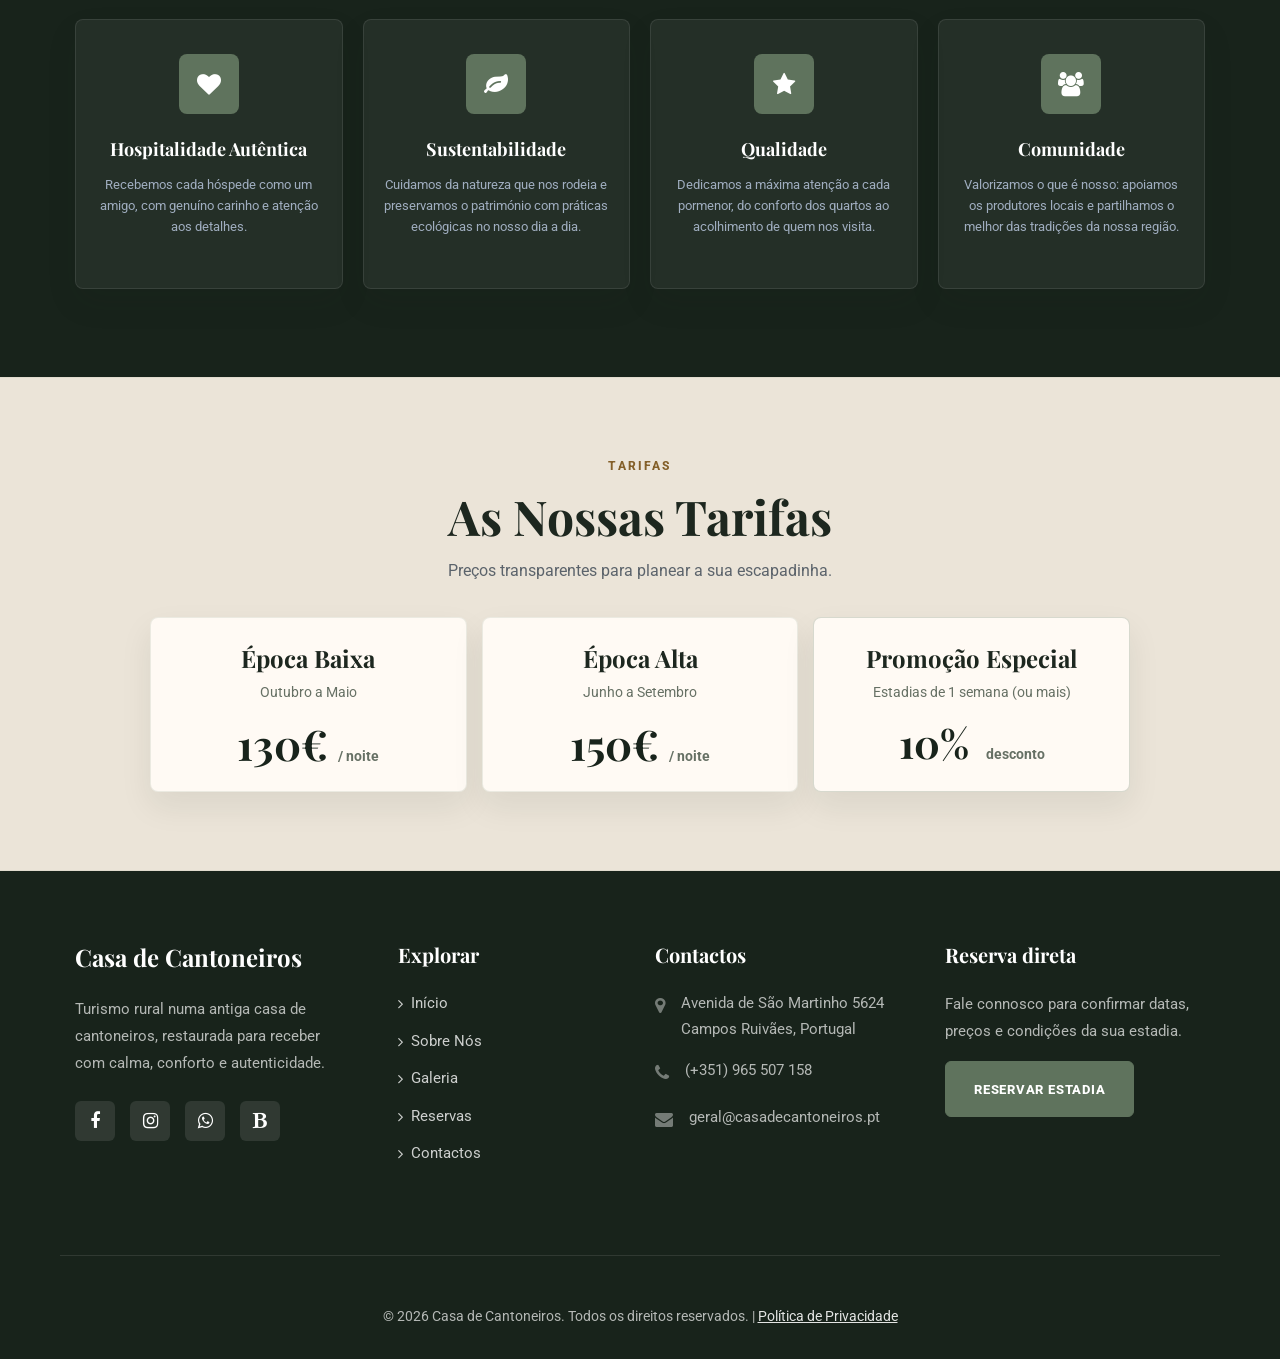
<file: sobre.html>
<!DOCTYPE HTML>
<html lang="pt-PT">

<head>
  <meta charset="utf-8">
  <meta http-equiv="X-UA-Compatible" content="IE=edge">
  <title>Sobre Nós | Casa de Cantoneiros — Vieira do Minho</title>
  <meta name="viewport" content="width=device-width, initial-scale=1, shrink-to-fit=no">
  <meta name="robots" content="index, follow">
  <link rel="canonical" href="https://www.casadecantoneiros.pt/sobre.html">
  <meta property="og:title" content="Sobre Nós | Casa de Cantoneiros — Vieira do Minho">
  <meta property="og:description" content="Conheça a história da Casa de Cantoneiros, um alojamento de turismo rural nascido nos anos 40 e restaurado para lhe oferecer um refúgio único de tranquilidade.">
  <meta property="og:type" content="website">
  <meta property="og:url" content="https://www.casadecantoneiros.pt/sobre.html">
  <meta property="og:image" content="https://www.casadecantoneiros.pt/images/assets-site/og-share.jpg">
  <meta property="og:locale" content="pt_PT">
  <link rel="icon" href="images/assets-site/icons/favicon.ico" sizes="any">
  <link rel="apple-touch-icon" sizes="180x180" href="images/assets-site/icons/apple-touch-icon.png">
  <link rel="manifest" href="site.webmanifest">
  <meta name="theme-color" content="#18231b">
  <meta name="description" content="Conheça a história da Casa de Cantoneiros, um alojamento de turismo rural nascido nos anos 40 e restaurado para lhe oferecer um refúgio único de tranquilidade.">
  <meta name="keywords" content="" />
  <meta name="author" content="" />
  <link rel="preconnect" href="https://fonts.googleapis.com">
  <link rel="preconnect" href="https://fonts.gstatic.com" crossorigin>
  <link rel="stylesheet" type="text/css"
    href="https://fonts.googleapis.com/css2?family=Playfair+Display:wght@400;700&amp;family=Roboto:wght@400;700&amp;display=swap">
  <link rel="preload" as="image" href="images/assets-site/fachada-casa.jpg" fetchpriority="high">

  <link rel="stylesheet" href="css/layout.css?v=20261112-1">
  <link rel="stylesheet" href="css/animacoes.css?v=20261112-1">

  <link rel="stylesheet" href="fonts/fontawesome/css/font-awesome.min.css?v=20261112-1">

  <!-- Theme Style -->
  <link rel="stylesheet" href="css/style.css?v=20261112-1">
  <link rel="stylesheet" href="css/_custom.css?v=20261112-1">
  <link rel="stylesheet" href="css/professional.css?v=20261112-1">
</head>

<body>

  <div id="cabecalho-container"></div>
  <!-- Header loaded dynamically by App.loadComponents() -->
  <!-- END head -->

  <main id="conteudo">
  <section class="site-hero inner-page overlay" style="background-image: url(images/assets-site/fachada-casa.jpg)"
    data-stellar-background-ratio="0.5">
    <div class="container">
      <div class="row site-hero-inner justify-content-center align-items-center">
        <div class="col-md-10 text-center" data-aos="fade">
          <h1 class="heading mb-3">Sobre nós</h1>
          <ul class="custom-breadcrumbs mb-4">
            <li><a href="index.html">Principal</a></li>
            <li>&bullet;</li>
            <li>Sobre</li>
          </ul>
        </div>
      </div>
    </div>


  </section>

  <section class="section intro-section intro-section--about" id="next">
    <div class="container">
      <div class="row align-items-center mb-5">
        <div class="col-md-6 mb-4 mb-md-0" data-aos="fade-up">
          <div class="image-overlap-wrapper">
            <img src="images/assets-site/fachada-casa.jpg" alt="Casa Exterior" class="img-fluid img-main" loading="lazy" decoding="async" width="1920" height="1440">
            <img src="images/galeria/interior/quarto.jpg" alt="Casa Interior" class="img-fluid img-sub" loading="lazy" decoding="async" width="1216" height="913">
          </div>
        </div>
        <div class="col-md-6" data-aos="fade-up" data-aos-delay="100">
          <span class="section-subtitle">A NOSSA HISTÓRIA</span>
          <h2 class="section-title">A Casa que Acolheu Histórias e Ganhou Nova Vida</h2>
          <p>A Casa de Cantoneiros nasceu nos anos 40 com uma missão simples e fundamental: dar abrigo aos cantoneiros, os homens responsáveis por manter abertas e seguras as estradas da nossa região. Mais do que um posto de trabalho, este espaço tornou-se um verdadeiro lar, acompanhando rotinas, memórias e gerações.</p>
          <p>Aqui viviam as famílias destes trabalhadores, cuidando das vias que ligavam as aldeias e aproximavam as pessoas. Era uma vida simples e exigente, feita de sol a sol, fundada num conhecimento profundo da terra e num forte sentido de comunidade.</p>
          <p>Em 2023, decidimos dar início a um novo capítulo e restaurar a casa com enorme carinho. Mantivemos a pedra em destaque e preservámos as vigas de madeira originais para que a alma do edifício permanecesse viva. Hoje, a casa está pronta para receber quem procura um refúgio com história.</p>
          </div>
      </div>
    </div>
  </section>

  <section class="section bg-light">
    <div class="container">
      <div class="row justify-content-center text-center mb-5" data-aos="fade-up">
        <div class="col-md-8">
          <span class="section-subtitle">CRONOLOGIA</span>
          <h2 class="section-title">A Nossa Jornada</h2>
          <p>Os marcos importantes na história da Casa de Cantoneiros.</p>
        </div>
      </div>

      <div class="timeline-v2" data-aos="fade-up">
        <div class="timeline-line"></div>

        <div class="timeline-item-v2 left">
          <div class="timeline-card">
            <h3>Construção da Casa</h3>
            <p>A Casa de Cantoneiros é construída pela Junta Autónoma de Estradas para alojar os trabalhadores de
              manutenção rodoviária e as suas famílias.</p>
          </div>
          <div class="timeline-node">1947</div>
        </div>

        <div class="timeline-item-v2 right">
          <div class="timeline-card">
            <h3>Expansão da Família</h3>
            <p>A casa chega a alojar três famílias de cantoneiros simultaneamente. O jardim é cultivado com hortaliças e
              árvores de fruto.</p>
          </div>
          <div class="timeline-node">1960</div>
        </div>

        <div class="timeline-item-v2 left">
          <div class="timeline-card">
            <h3>Mudança de Função</h3>
            <p>Com a modernização das estradas, a casa deixa de ser usada para o seu propósito original. Permanece vazia
              durante vários anos.</p>
          </div>
          <div class="timeline-node">1985</div>
        </div>

        <div class="timeline-item-v2 right">
          <div class="timeline-card">
            <h3>Projeto de Restauração</h3>
            <p>Início do projeto de restauração com o objetivo de transformar a casa em turismo rural, preservando as
              características originais.</p>
          </div>
          <div class="timeline-node">2023</div>
        </div>

        <div class="timeline-item-v2 left">
          <div class="timeline-card">
            <h3>Inauguração</h3>
            <p>Após um longo trabalho cuidadoso, a Casa de Cantoneiros abre as portas como alojamento de turismo
              rural.</p>
          </div>
          <div class="timeline-node">2026</div>
        </div>

        <div class="timeline-item-v2 right">
          <div class="timeline-card">
            <h3>Primeiros Hóspedes</h3>
            <p>Recebemos os nossos primeiros hóspedes com todo o carinho e dedicação, prontos para tornar este espaço num refúgio de eleição no turismo rural da região.</p>
          </div>
          <div class="timeline-node">Julho</div>
        </div>
      </div>
    </div>
  </section>

  <section class="philosophy-section">
    <div class="container">
      <div class="row justify-content-center text-center mb-5" data-aos="fade-up">
        <div class="col-md-8">
          <span class="section-subtitle">FILOSOFIA</span>
          <h2 class="section-title">A Nossa Missão e Valores</h2>
          <p>Os princípios que nos guiam no dia a dia.</p>
        </div>
      </div>

      <div class="philosophy-grid">
        <div class="philosophy-card" data-aos="fade-up" data-aos-delay="100">
          <div class="icon-circle">
            <i class="fa fa-heart"></i>
          </div>
          <h3>Hospitalidade Autêntica</h3>
          <p>Recebemos cada hóspede como um amigo, com genuíno carinho e atenção aos detalhes.</p>
        </div>

        <div class="philosophy-card" data-aos="fade-up" data-aos-delay="200">
          <div class="icon-circle">
            <i class="fa fa-leaf"></i>
          </div>
          <h3>Sustentabilidade</h3>
          <p>Cuidamos da natureza que nos rodeia e preservamos o património com práticas ecológicas no nosso dia a dia.</p>
        </div>

        <div class="philosophy-card" data-aos="fade-up" data-aos-delay="300">
          <div class="icon-circle">
            <i class="fa fa-star"></i>
          </div>
          <h3>Qualidade</h3>
          <p>Dedicamos a máxima atenção a cada pormenor, do conforto dos quartos ao acolhimento de quem nos visita.</p>
        </div>

        <div class="philosophy-card" data-aos="fade-up" data-aos-delay="400">
          <div class="icon-circle">
            <i class="fa fa-users"></i>
          </div>
          <h3>Comunidade</h3>
          <p>Valorizamos o que é nosso: apoiamos os produtores locais e partilhamos o melhor das tradições da nossa região.</p>
        </div>
      </div>
    </div>
  </section>
  


  <section class="tarifas-promocoes tarifas-promocoes--light">
    <div class="container">
      <div class="tarifas-header">
        <span class="tarifas-eyebrow">Tarifas</span>
        <h2 class="section-title">As Nossas Tarifas</h2>
        <p class="section-subtitle">Preços transparentes para planear a sua escapadinha.</p>
      </div>
      <div class="tarifas-grid">
        <div class="tarifa-card baixa">
          <h3 class="tarifa-titulo">Época Baixa</h3>
          <p class="tarifa-meses">Outubro a Maio</p>
          <p class="tarifa-preco"><span data-rate-value="low">130</span>€ <span>/ noite</span></p>
        </div>
        <div class="tarifa-card alta">
          <h3 class="tarifa-titulo">Época Alta</h3>
          <p class="tarifa-meses">Junho a Setembro</p>
          <p class="tarifa-preco"><span data-rate-value="high">150</span>€ <span>/ noite</span></p>
        </div>
        <div class="tarifa-card promocao">
          <div class="promo-content">
            <h3 class="tarifa-titulo destaque">Promoção Especial</h3>
            <p class="tarifa-meses">Estadias de 1 semana (ou mais)</p>
            <p class="tarifa-preco tarifa-preco-promo"><span data-rate-discount>10%</span> <span>desconto</span></p>
          </div>
        </div>
      </div>
    </div>
  </section>

  </main>

  <div id="rodape-container"></div>
  <!-- Footer loaded dynamically by App.loadComponents() -->

  <script src="js/jquery-3.3.1.min.js?v=20261112-1"></script>
  <script src="js/jquery-migrate-3.0.1.min.js?v=20261112-1"></script>
  <script src="js/parallax.js?v=20261112-1"></script>


  <script src="js/animacoes.js?v=20261112-1"></script> 



    <script src="js/site-config.js?v=20261112-1"></script>
  <script src="js/app.js?v=20261112-1"></script>

  <div id="cookie-banner" class="cookie-banner" role="dialog" aria-live="polite" aria-modal="false"
    aria-labelledby="cookie-banner-title" aria-hidden="true">
    <button type="button" class="cookie-banner__close" data-cookie-choice="dismissed" aria-label="Fechar aviso de cookies">×</button>
    <div class="cookie-banner__content">
      <span id="cookie-banner-title" class="cookie-banner__eyebrow">Privacidade</span>
      <p class="cookie-banner__text">Usamos apenas cookies técnicos necessários ao funcionamento do site. Com o seu consentimento, carregamos também o mapa do Google na página de Contactos. Pode aceitar, negar ou alterar a escolha a qualquer momento na Política de Privacidade.</p>
      <div class="cookie-banner__actions">
        <button type="button" class="cookie-banner__button cookie-banner__button--primary" data-cookie-choice="accepted">ACEITAR</button>
        <button type="button" class="cookie-banner__button cookie-banner__button--secondary" data-cookie-choice="denied">NEGAR</button>
      </div>
      <div class="cookie-banner__links">
        <a href="privacidade.html">Política de Privacidade</a>
      </div>
    </div>
  </div>
</body>

</html>
</file>
<file: css/style.css>
body {
  background: #fff;
  font-family: "Roboto", arial, sans-serif;
  font-weight: 200;
  font-size: 16px;
  line-height: 1.8;
  color: #6c757d;
  position: relative;
  overflow-x: hidden;
  /* Prevent horizontal scrolling on mobile */
}

html {
  scroll-behavior: smooth;
}

::-moz-selection {
  color: #fff;
  background: var(--color-sage, #5f735d);
}

::selection {
  color: #fff;
  background: var(--color-sage, #5f735d);
}

a {
  -webkit-transition: .3s all ease;
  -o-transition: .3s all ease;
  transition: .3s all ease;
  text-decoration: none;
}

a:hover {
  text-decoration: none;
}

h1,
h2,
h3,
h4,
h5 {
  color: #000;
  font-family: "Playfair Display", times, serif;
}

.bg-light {
  background: #f2f4fb !important;
}

.container-fluid {
  max-width: 1600px;
}

.btn {
  padding-left: 30px;
  padding-right: 30px;
  padding-top: 10px;
  padding-bottom: 10px;
  border-radius: 50px;
}

.btn,
.form-control {
  outline: none;
  -webkit-box-shadow: none !important;
  box-shadow: none !important;
}

.btn:focus,
.btn:active,
.form-control:focus,
.form-control:active {
  outline: none;
}

.form-control {
  -webkit-box-shadow: none !important;
  box-shadow: none !important;
  height: 50px;
  border-width: 2px;
}

.form-control:active,
.form-control:focus {
  border-color: var(--color-sage, #5f735d);
}

textarea.form-control {
  height: inherit;
}

.site-header {
  position: fixed;
  top: 0;
  width: 100%;
  padding: 20px 0;
  z-index: 2;
  -webkit-transition: .3s all ease-in-out;
  -o-transition: .3s all ease-in-out;
  transition: .3s all ease-in-out;
}

.site-header.scrolled {
  padding: 15px 0;
  background: #fff;
  -webkit-box-shadow: 0 5px 20px -5px rgba(0, 0, 0, 0.1);
  box-shadow: 0 5px 20px -5px rgba(0, 0, 0, 0.1);
}

.site-header.scrolled .site-menu-toggle {
  top: 5px;
  position: relative;
}

.site-header.scrolled .site-menu-toggle span {
  background: #000;
}

.menu-open .site-header.scrolled .site-menu-toggle span {
  background: #000 !important;
}

.site-header.scrolled .site-logo {
  position: relative;
  z-index: 100;
}

.site-header.scrolled .site-logo a {
  color: #000;
}

.menu-open .site-header.scrolled .site-logo a {
  color: #000 !important;
}

.menu-open {
  position: relative;
}

.menu-open .site-header {
  position: fixed;
  z-index: 1001;
}

.menu-open .site-logo {
  position: relative;
  z-index: 100;
}

.site-logo {
  padding-left: 20px;
}

.site-logo a {
  font-size: 24px;
  color: #fff;
  font-weight: bold;
  line-height: 1.2;
  font-family: "Playfair Display", times, serif;
  display: inline-block;
  vertical-align: middle;
  white-space: nowrap;
}

@media (max-width: 991.98px) {
  .site-logo a {
    font-size: 22px;
  }
}

@media (max-width: 375px) {
  .site-logo a {
    font-size: 18px;
  }
}

.site-navbar {
  position: fixed;
  top: 0;
  right: -35vw;
  width: 35vw;
  bottom: 0;
  z-index: 1000;
  background: rgba(255, 255, 255, 1);
  padding: 15vh 5vw;
  overflow-y: auto;
  text-align: center;
  transition: right 0.4s cubic-bezier(0.77, 0, 0.175, 1);
  box-shadow: -10px 0 30px rgba(0, 0, 0, 0.1);
  display: block !important;
}

@media (max-width: 768px) {
  .site-navbar {
    width: 80vw;
    right: -80vw;
  }
}



.site-navbar nav {
  display: inline-block;
  text-align: left;
}



.site-navbar nav .menu {
  font-family: "Roboto", arial, sans-serif;
}



.site-navbar nav .menu li {
  list-style: none;
}

.site-navbar nav .menu li a {
  color: #000;
  font-size: 38px;
  padding: 15px 0;
  position: relative;
  display: block;
  font-family: "Times New Roman", Times, serif;
  font-weight: 400;
  letter-spacing: 0px;
  text-transform: none;
  border-bottom: none;
  transition: all 0.3s ease;
}

.site-navbar nav .menu li a:hover {
  background: transparent;
  color: var(--color-sage, #5f735d);
}

.site-navbar nav .menu li.active a {
  color: var(--color-sage, #5f735d);
}

.site-navbar nav .menu li:first-child a {
  border-top: none;
}

.site-hero {
  background-size: cover;
  height: 100vh;
  min-height: 700px;
  width: 100%;
  position: relative;
}

@media (max-width: 767.98px) {
  .site-hero {
    min-height: 500px;
    height: auto;
    padding: 100px 0;
  }
}

.site-hero .heading {
  font-family: "Playfair Display", times, serif;
  font-weight: bold;
}

.site-hero.overlay:before {
  background: rgba(0, 0, 0, 0.45);
  content: "";
  position: absolute;
  height: 100vh;
  min-height: 700px;
  top: 0;
  left: 0;
  bottom: 0;
  right: 0;
}

.site-hero.inner-page {
  height: 40vh;
  min-height: 400px;
}

.site-hero.inner-page.overlay:before {
  height: 40vh;
  min-height: 400px;
}

.site-hero-inner {
  height: 100vh;
  min-height: 700px;
}

.site-hero-inner .heading {
  font-size: 80px;
  font-family: "Playfair Display", times, serif;
  color: #fff;
  line-height: 1;
  font-weight: bold;
}

@media (max-width: 991.98px) {
  .site-hero-inner .heading {
    font-size: clamp(40px, 10vw, 60px);
  }
}

.inner-page .site-hero-inner {
  height: 40vh;
  min-height: 400px;
}

.menu-open .site-menu-toggle span {
  background: #000 !important;
}

.site-menu-toggle {
  top: 0;
  float: right;
  width: 40px;
  height: 45px;
  position: relative;
  margin: 0px auto;
  z-index: 1005;
  -webkit-transform: rotate(0deg);
  -moz-transform: rotate(0deg);
  -o-transform: rotate(0deg);
  -ms-transform: rotate(0deg);
  transform: rotate(0deg);
  -webkit-transition: .5s ease-in-out;
  -moz-transition: .5s ease-in-out;
  -o-transition: .5s ease-in-out;
  transition: .5s ease-in-out;
  cursor: pointer;
  margin-right: 40px;
}

.site-menu-toggle span {
  display: block;
  position: absolute;
  height: 2px;
  width: 100%;
  background: #fff;
  border-radius: 9px;
  opacity: 1;
  left: 0;
  -webkit-transition: .3s all ease-in-out;
  transition: .3s all ease-in-out;
}

.site-menu-toggle span:nth-child(1) {
  top: 10px;
}

.site-menu-toggle span:nth-child(2) {
  top: 20px;
}

.site-menu-toggle span:nth-child(3) {
  top: 30px;
}

.site-menu-toggle.open span {
  height: 2px !important;
  border-radius: 0 !important;
  width: 40px !important;
  left: 0 !important;
}

.site-menu-toggle.open span:nth-child(1) {
  top: 20px;
  -webkit-transform: rotate(45deg);
  transform: rotate(45deg);
}

.site-menu-toggle.open span:nth-child(2) {
  opacity: 0;
  left: -20px;
}

.site-menu-toggle.open span:nth-child(3) {
  top: 20px;
  -webkit-transform: rotate(-45deg);
  transform: rotate(-45deg);
}

.section {
  padding: 7em 0;
}

@media (max-width: 991.98px) {
  .section {
    padding: 4em 0;
  }
}

@media (max-width: 991.98px) {
  .lead {
    font-size: 16px;
  }
}

.heading {
  font-size: 60px;
  font-family: "Playfair Display", times, serif;
  font-weight: 700;
}

@media (max-width: 991.98px) {

  .heading {
    font-size: 40px;
  }
}

.footer-section {
  background: #111;
  color: #fff;
  padding: 5em 0;
  font-family: "Roboto", sans-serif;
}

.footer-section a {
  color: rgba(255, 255, 255, 0.7);
  transition: all 0.3s ease;
}

.footer-section a:hover {
  color: var(--color-sage-light, #9fb79c);
  padding-left: 5px;
}

.footer-section p {
  color: rgba(255, 255, 255, 0.5);
  line-height: 1.8;
}

.footer-section .border-top {
  border-top: 1px solid rgba(255, 255, 255, 0.1) !important;
}

.footer-section .social-icons a {
  display: inline-block;
  width: 40px;
  height: 40px;
  line-height: 40px;
  background: rgba(255, 255, 255, 0.1);
  color: #fff;
  text-align: center;
  border-radius: 50%;
  margin-right: 10px;
  transition: all 0.3s ease;
}

.footer-section .social-icons a:hover {
  background: var(--color-sage, #5f735d);
  color: #000;
  padding-left: 0;
  /* Override generic hover padding */
  transform: translateY(-3px);
}

/* Mouse Animation */
.mouse {
  width: 100px;
  display: inline-block;
  position: absolute;
  left: 50%;
  bottom: 50px;
  z-index: 1;
  -webkit-transform: translateX(-25%);
  -ms-transform: translateX(-25%);
  transform: translateX(-25%);
}

.mouse-icon {
  width: 25px;
  height: 45px;
  border: 2px solid white;
  border-radius: 15px;
  cursor: pointer;
  position: relative;
  text-align: center;
}

.mouse-wheel {
  height: 6px;
  margin: 2px auto 0;
  display: block;
  width: 3px;
  background-color: white;
  border-radius: 50%;
  -webkit-animation: 1.6s ease infinite wheel-up-down;
  -moz-animation: 1.6s ease infinite wheel-up-down;
  animation: 1.6s ease infinite wheel-up-down;
}

@-webkit-keyframes wheel-up-down {
  0% {
    margin-top: 2px;
    opacity: 0;
  }

  30% {
    opacity: 1;
  }

  100% {
    margin-top: 20px;
    opacity: 0;
  }
}

@-moz-keyframes wheel-up-down {
  0% {
    margin-top: 2px;
    opacity: 0;
  }

  30% {
    opacity: 1;
  }

  100% {
    margin-top: 20px;
    opacity: 0;
  }
}

@keyframes wheel-up-down {
  0% {
    margin-top: 2px;
    opacity: 0;
  }

  30% {
    opacity: 1;
  }

  100% {
    margin-top: 20px;
    opacity: 0;
  }
}

/* Image Stack Mobile Artistic Restoring - Refined for Flow */
@media (max-width: 991.98px) {
  .image-stack {
    display: flex !important;
    flex-direction: column;
    align-items: flex-start;
    margin-bottom: 20px;
  }

  .image-stack__item {
    width: 85% !important;
    position: relative !important;
    z-index: 1;
  }

  .image-stack__item--bottom {
    display: block !important;
    width: 80% !important;
    align-self: flex-end;
    margin-top: -100px !important;
    /* Offset for artistic overlap */
    z-index: 2 !important;
    box-shadow: 0 10px 30px rgba(0, 0, 0, 0.2);
  }
}

.custom-caption {
  font-size: 14px;
  letter-spacing: .2em;
}

.custom-breadcrumbs {
  list-style: none;
  padding: 0;
  margin: 0;
}

.custom-breadcrumbs li {
  display: inline-block;
  color: #fff;
  margin: 0 4px;
  text-transform: uppercase;
  font-size: 14px;
  letter-spacing: .1em;
  font-weight: bold;
}

.custom-breadcrumbs li a {
  font-weight: normal;
}

.custom-breadcrumbs li a:hover {
  color: #fff;
}

/* Footer Styles - Refined to Match Template */
.footer-section {
  background: #1a202c;
  /* Dark premium aligned with Philosophy section */
  color: #fff;
  padding: 80px 0 30px;
  font-family: "Roboto", sans-serif;
  font-size: 15px;
}

.footer-brand {
  color: #fff;
  font-family: "Playfair Display", serif;
  font-size: 24px;
  font-weight: 700;
}

.footer-heading {
  color: #fff;
  font-family: "Playfair Display", serif;
  font-size: 20px;
  font-weight: 700;
}

.footer-text {
  color: rgba(255, 255, 255, 0.6);
  line-height: 1.6;
}

.footer-links li {
  margin-bottom: 12px;
}

.footer-links li a {
  color: rgba(255, 255, 255, 0.8);
  display: flex;
  align-items: center;
  transition: all 0.3s ease;
}

.footer-links li a:hover {
  color: var(--color-sage-light, #9fb79c);
  /* Green tone consistent with the site palette */
  transform: translateX(5px);
}

.footer-social {
  display: flex;
  gap: 15px;
}

.footer-social .social-icon {
  width: 40px;
  height: 40px;
  background: rgba(255, 255, 255, 0.05);
  border-radius: 50%;
  display: flex;
  justify-content: center;
  align-items: center;
  color: #fff;
  transition: all 0.3s ease;
}

.footer-social .social-icon:hover {
  background: var(--color-sage, #5f735d);
  color: #141424;
  transform: translateY(-3px);
}

.footer-contact li {
  color: rgba(255, 255, 255, 0.6);
}

.footer-contact .icon {
  color: rgba(255, 255, 255, 0.4);
  font-size: 18px;
}

.footer-bottom {
  margin-top: 50px;
  padding-top: 30px;
  font-size: 14px;
}

.footer-bottom p {
  color: rgba(255, 255, 255, 0.72);
}

.footer-bottom a {
  color: rgba(255, 255, 255, 0.88);
  text-decoration: underline;
}

.footer-bottom a:hover {
  color: var(--color-sage-light, #9fb79c);
}

#section-reserva {
  padding: 3rem 0;
}

/* Professional Gallery Grid Styles */
.gallery-filters {
  display: flex;
  justify-content: center;
  flex-wrap: wrap;
  gap: 15px;
  margin-bottom: 30px;
}

.filter-btn {
  background: none;
  border: 2px solid #e9ecef;
  border-radius: 30px;
  padding: 8px 25px;
  color: #6c757d;
  font-weight: 700;
  font-size: 14px;
  text-transform: uppercase;
  letter-spacing: 1px;
  cursor: pointer;
  transition: all 0.3s ease;
}

.filter-btn:hover,
.filter-btn.active {
  background: var(--color-sage, #5f735d);
  border-color: var(--color-sage, #5f735d);
  color: #fff;
  box-shadow: 0 4px 15px rgba(95, 115, 93, 0.2);
}

.gallery-grid {
  transition: all 0.5s ease;
}

.filter-item {
  transition: opacity 0.3s ease, transform 0.3s ease;
}

.gallery-item {
  display: block;
  overflow: hidden;
  border-radius: 12px;
  position: relative;
  box-shadow: 0 5px 15px rgba(0, 0, 0, 0.05);
}

.gallery-item img {
  width: 100%;
  height: 280px;
  object-fit: cover;
  transition: transform 0.5s cubic-bezier(0.165, 0.84, 0.44, 1);
}

.gallery-overlay {
  position: absolute;
  top: 0;
  left: 0;
  width: 100%;
  height: 100%;
  background: rgba(20, 20, 36, 0.7);
  /* Matching footer dark navy */
  display: flex;
  justify-content: center;
  align-items: center;
  opacity: 0;
  z-index: 2;
  transition: all 0.4s ease;
}

.gallery-overlay i {
  color: #fff;
  font-size: 30px;
  transform: scale(0.5);
  transition: all 0.4s ease;
}

.gallery-item:hover img {
  transform: scale(1.1);
}

.gallery-item:hover .gallery-overlay {
  opacity: 1;
}

.gallery-item:hover .gallery-overlay i {
  transform: scale(1);
}

@media (max-width: 991.98px) {
  .gallery-filters {
    gap: 12px;
    justify-content: center;
  }

  .filter-btn {
    padding: 8px 18px;
    font-size: 13px;
    min-width: 110px;
  }
}

@media (max-width: 767.98px) {
  .gallery-filters {
    gap: 10px;
    padding: 0 10px;
  }

  .filter-btn {
    padding: 8px 14px;
    font-size: 13px;
    min-width: 0;
    white-space: nowrap;
  }

  .gallery-item img {
    height: 220px;
  }
}

/* Professional Home Screen Styles */
.text-gold {
  color: #d4af37 !important;
}

.btn-gold {
  background: #d4af37;
  color: #fff;
  border: none !important;
  font-weight: 700;
  letter-spacing: 1px;
  border-radius: 4px;
  transition: all 0.3s ease;
  display: flex;
  align-items: center;
  justify-content: center;
  text-align: center;
  line-height: 1 !important;
  /* Ensure vertical centering */
}

.btn-gold:hover {
  background: #c29d2e;
  box-shadow: 0 5px 15px rgba(212, 175, 55, 0.3);
  color: #fff;
}

.btn-outline-gold {
  border: 2px solid #d4af37 !important;
  color: #d4af37 !important;
  background: transparent;
  font-weight: 700;
  letter-spacing: 1px;
  border-radius: 4px;
  transition: all 0.3s ease;
}

.btn-outline-gold:hover {
  background: #d4af37;
  color: #fff !important;
}

/* Image Stack (Welcome Section) */
.image-stack {
  display: grid;
  position: relative;
  grid-template-columns: repeat(12, 1fr);
}

.image-stack__item--bottom {
  grid-column: 1 / span 10;
  grid-row: 1;
}

/* Room Cards */
.room-card {
  background: #fff;
  border-radius: 15px;
  overflow: hidden;
  box-shadow: 0 10px 30px rgba(0, 0, 0, 0.05);
  transition: all 0.4s ease;
  height: 100%;
}

.room-card:hover {
  transform: translateY(-10px);
  box-shadow: 0 20px 40px rgba(0, 0, 0, 0.1);
}

.room-img {
  position: relative;
  overflow: hidden;
}

.room-img img {
  width: 100%;
  height: 250px;
  object-fit: cover;
  transition: transform 0.6s ease;
}

.room-card:hover .room-img img {
  transform: scale(1.1);
}

.room-content {
  border-top: 1px solid #f8f9fa;
}

.room-content h3 {
  font-family: "Playfair Display", serif;
  font-weight: 700;
  font-size: 22px;
}

/* Gallery & Testimonials Custom Styles */

.gallery-item {
  display: block;
  position: relative;
  overflow: hidden;
  margin-bottom: 0;
}

.gallery-item img {
  -webkit-transition: .3s all ease;
  -o-transition: .3s all ease;
  transition: .3s all ease;
  transform: scale(1.0);
}

.gallery-item:hover img {
  transform: scale(1.05);
}

.gallery-item:after {
  content: "";
  position: absolute;
  top: 0;
  left: 0;
  right: 0;
  bottom: 0;
  background: rgba(0, 0, 0, 0);
  -webkit-transition: .3s all ease;
  -o-transition: .3s all ease;
  transition: .3s all ease;
}

.gallery-item:hover:after {
  background: rgba(0, 0, 0, 0.2);
}

.btn-gold {
  background: #c5a059;
  border: 1px solid #c5a059;
  color: #fff;
}

.btn-gold:hover {
  background: #b48e45;
  border: 1px solid #b48e45;
  color: #fff;
}

.text-gold {
  color: #c5a059 !important;
}


/* Amenities Section Styles */
.bg-dark-premium {
  background-color: #1a202c !important;
  /* Aligned with Footer and Philosophy sections */
}

.amenity-card {
  background: rgba(255, 255, 255, 0.03);
  padding: 40px 20px;
  border-radius: 12px;
  height: 100%;
  text-align: center;
  transition: .4s all cubic-bezier(0.165, 0.84, 0.44, 1);
  border: 1px solid rgba(255, 255, 255, 0.05);
}

.amenity-card:hover {
  background: rgba(255, 255, 255, 0.07);
  transform: translateY(-8px);
  border-color: rgba(197, 160, 89, 0.3);
  /* Subtle gold border on hover */
  box-shadow: 0 20px 40px rgba(0, 0, 0, 0.4);
}

.amenity-icon-box {
  width: 70px;
  height: 70px;
  background: #c5a059;
  border-radius: 50%;
  display: flex;
  align-items: center;
  justify-content: center;
  margin: 0 auto 20px auto;
}

.amenity-icon-box .fa {
  font-size: 28px;
  color: #fff !important;
}

.text-white-50 {
  color: rgba(255, 255, 255, 0.7) !important;
}

/* Global Section Alignment */
.section {
  padding: 100px 0;
  position: relative;
}

@media (max-width: 767.98px) {
  .section {
    padding: 60px 0;
  }
}

/* Mobile Alignment Fixes */
@media (max-width: 991.98px) {
  .site-hero-inner {
    height: auto !important;
    min-height: 500px !important;
  }
}

/* Professional CTA Section & Button */
#section-reserva {
  padding: 100px 0;
  background-attachment: fixed;
  background-position: center center;
}

/* Mobile menu toggle button spacing (smaller margin from right edge) */
@media (max-width: 991.98px) {
    .site-menu-toggle {
        margin-right: 20px !important;
    }
}
</file>
<file: css/_custom.css>
/* Custom Styles for Contacts and Reservations */

/* Headings */
.section-subtitle {
    display: block;
    text-transform: uppercase;
    font-size: 13px;
    letter-spacing: .2em;
    font-weight: 700;
    color: #c5a059;
    /* Gold */
    margin-bottom: 10px;
    font-family: "Roboto", arial, sans-serif;
}

.section-title {
    font-size: 48px;
    color: #1a2b48;
    margin-bottom: 20px;
    font-family: "Playfair Display", times, serif;
}

.section-description {
    color: #5b636b;
    font-size: 16px;
    margin-bottom: 30px;
}

/* Info Cards */
.info-cards-container {
    display: flex;
    flex-direction: column;
    gap: 15px;
}

.info-card {
    background: #fff;
    padding: 25px;
    border-radius: 8px;
    box-shadow: 0 10px 30px -10px rgba(0, 0, 0, 0.1);
    display: flex;
    align-items: center;
    transition: transform 0.3s ease;
}

.info-card:hover {
    transform: translateY(-5px);
}

.info-icon-wrap {
    width: 50px;
    height: 50px;
    background: #c5a059;
    border-radius: 50%;
    display: flex;
    align-items: center;
    justify-content: center;
    margin-right: 20px;
    flex-shrink: 0;
}

.info-icon-wrap i,
.info-icon-wrap span {
    color: #fff;
    font-size: 20px;
}

.info-content h3 {
    font-size: 18px;
    font-weight: 700;
    margin-bottom: 5px;
    color: #1a2b48;
}

.info-content p {
    margin-bottom: 0;
    font-size: 14px;
    color: #6c757d;
    line-height: 1.6;
}

/* Social Icons */
.social-links-section {
    background: #fff;
    padding: 25px;
    border-radius: 8px;
    box-shadow: 0 10px 30px -10px rgba(0, 0, 0, 0.1);
    margin-top: 15px;
}

.social-links-section h3 {
    font-size: 18px;
    font-weight: 700;
    margin-bottom: 15px;
    display: flex;
    align-items: center;
    color: #1a2b48;
}

.social-links-section h3 i {
    margin-right: 10px;
    color: #c5a059;
}

.social-icons {
    display: flex;
    gap: 15px;
}

.social-icon {
    width: 40px;
    height: 40px;
    border-radius: 50%;
    display: flex;
    align-items: center;
    justify-content: center;
    color: #fff;
    font-size: 18px;
    transition: opacity 0.3s ease;
}

.social-icon:hover {
    opacity: 0.8;
}

.social-icon.facebook {
    background: #3b5998;
}

.social-icon.instagram {
    background: #e1306c;
}

.social-icon.whatsapp {
    background: #25d366;
}

/* Form Styling */
.contact-form-container {
    padding-right: 40px;
}

.form-group label {
    font-weight: 700;
    font-size: 13px;
    color: #1a2b48;
    margin-bottom: 8px;
}

.form-control {
    border: 1px solid #e6e6e6;
    border-radius: 8px;
    height: 55px;
    background: #fbfbfb;
    padding: 10px 20px;
    transition: all 0.3s ease;
}

.form-control:focus {
    border-color: #c5a059;
    background: #fff;
    box-shadow: none;
}

textarea.form-control {
    height: auto;
}

.btn-submit {
    background: #c5a059;
    color: #fff;
    border-radius: 8px;
    padding: 15px 30px;
    font-weight: 700;
    text-transform: uppercase;
    letter-spacing: .1em;
    border: none;
    transition: background 0.3s ease;
    display: inline-flex;
    align-items: center;
    justify-content: center;
}

.btn-submit i {
    margin-right: 10px;
}

.btn-submit:hover {
    background: #b38f4d;
    color: #fff;
}

/* Price Simulator */
.price-simulator-card {
    position: relative;
    overflow: hidden;
    background: linear-gradient(150deg, #657a62 0%, #5f735d 48%, #52664f 100%);
    color: #fff;
    padding: 28px 26px 24px;
    border: 1px solid rgba(255, 255, 255, 0.16);
    border-radius: 8px;
    text-align: center;
    margin-top: 5px;
    box-shadow: var(--shadow-card, 0 14px 32px rgba(29, 39, 31, 0.08));
}

.price-simulator-card::before {
    content: "";
    position: absolute;
    top: -58px;
    right: -48px;
    width: 148px;
    height: 148px;
    border-radius: 50%;
    background: rgba(255, 255, 255, 0.06);
    pointer-events: none;
}

.price-simulator-card::after {
    content: "";
    position: absolute;
    left: 26px;
    right: 26px;
    top: 0;
    height: 3px;
    border-radius: 0 0 3px 3px;
    background: linear-gradient(90deg, transparent, rgba(255, 255, 255, 0.55), transparent);
    pointer-events: none;
}

.simulator-icon {
    width: 48px;
    height: 48px;
    margin: 0 auto 12px;
    border-radius: 50%;
    display: flex;
    align-items: center;
    justify-content: center;
    background: rgba(255, 255, 255, 0.14);
    border: 1px solid rgba(255, 255, 255, 0.22);
}

.simulator-icon i {
    color: #fff;
    font-size: 21px;
}

.simulator-title {
    display: block;
    color: #fff;
    font-family: var(--font-display, "Playfair Display", Georgia, serif);
    font-size: 21px;
    font-weight: 700;
    letter-spacing: 0.01em;
    line-height: 1.25;
    margin-bottom: 14px;
}

.simulator-status {
    color: #fff;
    font-family: var(--font-display, "Playfair Display", Georgia, serif);
    font-size: 28px;
    font-weight: 700;
    line-height: 1.2;
    margin-bottom: 8px;
    text-shadow: 0 1px 0 rgba(0, 0, 0, 0.08);
}

.simulator-detail {
    min-height: 20px;
    max-width: 30ch;
    margin: 0 auto 14px;
    color: #fff;
    font-size: 13px;
    line-height: 1.55;
}

.price-simulator-card.is-invalid {
    border-color: rgba(255, 224, 168, 0.7);
}

.price-simulator-card.is-invalid .simulator-status {
    color: #fff7e6;
}

.simulator-meta {
    display: flex;
    flex-direction: column;
    gap: 7px;
    margin-top: 4px;
    padding-top: 14px;
    border-top: 1px solid rgba(255, 255, 255, 0.18);
    color: #fff;
    font-size: 12px;
    line-height: 1.4;
}

.simulator-meta span {
    display: flex;
    align-items: center;
    justify-content: center;
    gap: 7px;
}

.simulator-meta i {
    color: #fff;
    font-size: 13px;
    opacity: 0.85;
}

.simulator-disclaimer {
    margin: 12px 0 0;
    color: #fff;
    font-size: 12px;
    line-height: 1.5;
}

.reservation-min-stay {
    display: flex;
    align-items: center;
    gap: 8px;
    margin: -6px 0 22px;
    color: #5f735d;
    font-size: 13px;
    font-weight: 600;
}

.reservation-min-stay i {
    color: #657a62;
    font-size: 14px;
}

.reservation-min-stay strong {
    color: #18231b;
}

.reservation-disclaimer {
    font-size: 13px;
    color: #5b6472;
    display: flex;
    align-items: flex-start;
    gap: 10px;
    margin-top: 20px;
}

.reservation-disclaimer i {
    color: #1a2b48;
    font-size: 16px;
    margin-top: 3px;
}

@media (max-width: 768px) {
    .contact-form-container {
        padding-right: 0;
        margin-bottom: 50px;
    }

    .price-simulator-card {
        padding: 24px 20px 20px;
    }

    /* Simulator relocated into the form flow on mobile (see initReservationLayout). */
    .contact-form-container .price-simulator-card {
        margin: 0 0 24px;
    }

    .simulator-status {
        font-size: 24px;
    }

    .simulator-meta {
        font-size: 11px;
    }
}

/* Location Section */
.location-section {
    padding: 100px 0;
}

.map-container {
    border-radius: 12px;
    overflow: hidden;
    box-shadow: 0 15px 35px rgba(0, 0, 0, 0.1);
    background: #fff;
    padding: 10px;
}

.map-container iframe {
    border-radius: 8px;
    display: block;
}

@media (max-width: 768px) {
    .location-section {
        padding: 50px 0;
    }
}

/* About Us - Image Overlap */
.image-overlap-wrapper {
    position: relative;
    padding-bottom: 50px;
}

.img-main {
    border-radius: 12px;
    box-shadow: 0 20px 40px rgba(0, 0, 0, 0.15);
    width: 90%;
    display: block;
    margin-left: auto;
}

.img-sub {
    position: absolute;
    bottom: -20px;
    left: 20px;
    width: 45%;
    border-radius: 10px;
    box-shadow: 0 15px 30px rgba(0, 0, 0, 0.2);
    border: 5px solid #fff;
}

/* Timeline V2 */
.timeline-v2 {
    position: relative;
    max-width: 900px;
    margin: 50px auto;
    padding: 20px 0;
}

.timeline-line {
    position: absolute;
    left: 50%;
    top: 0;
    bottom: 0;
    width: 2px;
    background: #c5a059;
    transform: translateX(-50%);
}

.timeline-item-v2 {
    display: flex;
    justify-content: center;
    align-items: center;
    margin-bottom: 60px;
    width: 100%;
    position: relative;
}

.timeline-card {
    width: 40%;
    background: #fff;
    padding: 25px;
    border-radius: 10px;
    box-shadow: 0 10px 30px rgba(0, 0, 0, 0.08);
    position: relative;
}

.timeline-node {
    width: 60px;
    height: 60px;
    background: #c5a059;
    border-radius: 50%;
    display: flex;
    align-items: center;
    justify-content: center;
    color: #fff;
    font-weight: 700;
    font-size: 14px;
    z-index: 10;
    margin: 0 30px;
    flex-shrink: 0;
    box-shadow: 0 0 0 8px #fff;
}

.timeline-item-v2.left {
    flex-direction: row;
}

.timeline-item-v2.right {
    flex-direction: row-reverse;
}

.timeline-card h3 {
    font-size: 18px;
    color: #c5a059;
    margin-bottom: 10px;
    font-weight: 700;
}

.timeline-card p {
    font-size: 14px;
    line-height: 1.6;
    margin-bottom: 0;
}

/* Philosophy Section */
.philosophy-section {
    background: #1a202c;
    color: #fff;
    padding: 100px 0;
}

.philosophy-section .section-subtitle {
    color: #c5a059;
}

.philosophy-section .section-title {
    color: #fff;
}

.philosophy-grid {
    display: grid;
    grid-template-columns: repeat(auto-fit, minmax(220px, 1fr));
    gap: 20px;
    margin-top: 50px;
}

.philosophy-card {
    background: rgba(255, 255, 255, 0.05);
    padding: 40px 20px;
    border-radius: 12px;
    text-align: center;
    transition: transform 0.3s ease, background 0.3s ease;
}

.philosophy-card:hover {
    transform: translateY(-10px);
    background: rgba(255, 255, 255, 0.08);
}

.philosophy-card .icon-circle {
    width: 60px;
    height: 60px;
    background: #c5a059;
    border-radius: 50%;
    display: flex;
    align-items: center;
    justify-content: center;
    margin: 0 auto 25px;
}

.philosophy-card .icon-circle i {
    font-size: 24px;
    color: #fff;
}

.philosophy-card h3 {
    color: #fff;
    font-size: 18px;
    margin-bottom: 15px;
    font-weight: 700;
}

.philosophy-card p {
    color: #a0aec0;
    font-size: 13px;
    line-height: 1.6;
}

@media (max-width: 768px) {
    .timeline-line {
        left: 30px;
    }

    .timeline-item-v2,
    .timeline-item-v2.right {
        flex-direction: row;
        justify-content: flex-start;
    }

    .timeline-card {
        width: calc(100% - 100px);
    }

    .timeline-node {
        margin: 0 20px 0 0;
        width: 50px;
        height: 50px;
    }

    .image-overlap-wrapper {
        margin-bottom: 50px;
    }

    .img-main {
        width: 100%;
        margin-left: 0;
    }

    .img-sub {
        left: 10px;
        width: 50%;
    }

    .philosophy-grid {
        grid-template-columns: 1fr;
    }
}

/* Calendar polish */
.datepicker.dropdown-menu {
    min-width: 300px;
    padding: 16px;
    border: 1px solid rgba(26, 32, 44, 0.08);
    border-radius: 18px;
    box-shadow: 0 24px 60px rgba(10, 14, 20, 0.18);
    color: #1a202c;
    font-family: "Roboto", arial, sans-serif;
    overflow: hidden;
}

.datepicker-dropdown:before,
.datepicker-dropdown:after {
    display: none;
}

.datepicker table {
    width: 100%;
    border-collapse: separate;
    border-spacing: 4px;
}

.datepicker.dropdown-menu th,
.datepicker.dropdown-menu td {
    width: 36px;
    height: 36px;
    padding: 0;
    border-radius: 12px;
    font-size: 13px;
    line-height: 36px;
}

.datepicker thead tr:first-child th {
    height: 42px;
    color: #1a202c;
    font-weight: 700;
    line-height: 42px;
}

.datepicker th.dow {
    color: #9aa3b2;
    font-size: 11px;
    font-weight: 700;
    letter-spacing: 0.08em;
    text-transform: uppercase;
}

.datepicker table tr td.day:hover,
.datepicker thead tr:first-child th:hover,
.datepicker tfoot tr th:hover {
    background: #f6f1e7;
    color: #1a202c;
}

.datepicker table tr td.old,
.datepicker table tr td.new {
    color: #c0c6d0;
}

.datepicker table tr td.today,
.datepicker table tr td.today:hover {
    background: rgba(197, 160, 89, 0.14);
    background-image: none;
    color: #8a641e;
    font-weight: 700;
}

.datepicker table tr td.active,
.datepicker table tr td.active:hover,
.datepicker table tr td.selected,
.datepicker table tr td.selected:hover,
.datepicker table tr td span.active,
.datepicker table tr td span.active:hover {
    background: #c5a059 !important;
    background-image: none !important;
    color: #fff !important;
    text-shadow: none !important;
    box-shadow: 0 8px 18px rgba(197, 160, 89, 0.32);
}

.datepicker table tr td span {
    border-radius: 12px;
}

@media (max-width: 991.98px) {
    body {
        font-size: 15px;
        line-height: 1.65;
    }

    .container,
    .container-fluid {
        padding-left: 20px;
        padding-right: 20px;
    }

    .site-header {
        padding: 14px 0;
    }

    .site-logo {
        padding-left: 0;
    }

    .site-logo a {
        max-width: 72vw;
        white-space: normal;
    }

    .site-navbar {
        width: 86vw;
        max-width: 360px;
        right: -86vw;
        padding: 110px 34px 40px;
    }

    .site-navbar nav .menu li a {
        font-size: clamp(28px, 8vw, 38px);
        line-height: 1.15;
    }

    .site-hero,
    .site-hero-inner {
        height: auto !important;
        min-height: 100vh !important;
        min-height: 100svh !important;
    }

    .site-hero {
        display: flex;
        align-items: center;
        padding: 96px 0 56px;
        background-position: center center;
    }

    .site-hero.overlay:before {
        height: 100%;
        min-height: 0;
    }

    .site-hero-inner {
        padding: 0;
    }

    .site-hero .custom-caption {
        font-size: 12px;
        letter-spacing: 3px !important;
        line-height: 1.5;
    }

    .site-hero-inner .heading,
    .site-hero .heading {
        font-size: clamp(38px, 10vw, 58px) !important;
        line-height: 1.05;
        margin-bottom: 28px !important;
    }

    .section,
    .location-section,
    .philosophy-section,
    #section-reserva {
        padding: 64px 0;
    }

    .heading,
    .section-title {
        font-size: clamp(30px, 8vw, 44px) !important;
        line-height: 1.15;
    }

    .lead {
        font-size: 1.05rem;
        line-height: 1.65;
    }

    .image-stack {
        display: block;
    }

    .image-stack__item--bottom {
        padding-top: 0;
    }

    .image-stack img {
        width: 100%;
        height: auto;
        object-fit: cover;
    }

    .room-img img,
    .gallery-item img {
        height: 230px;
        object-fit: cover;
    }

    .amenity-card,
    .philosophy-card {
        padding: 28px 18px;
    }

    .footer-section {
        padding: 64px 0 28px;
    }

}

@media (max-width: 575.98px) {
    .container,
    .container-fluid {
        padding-left: 16px;
        padding-right: 16px;
    }

    .site-hero {
        padding: 88px 0 44px;
    }

    .site-hero .col-md-10 {
        padding-left: 0;
        padding-right: 0;
    }

    .site-hero-inner .heading,
    .site-hero .heading {
        font-size: clamp(34px, 11vw, 46px) !important;
        margin-bottom: 22px !important;
    }

    .datepicker.dropdown-menu {
        left: 16px !important;
        right: 16px !important;
        width: auto;
        min-width: 0;
        max-width: calc(100vw - 32px);
    }

    .amenity-card {
        padding: 24px 12px;
    }

    .amenity-icon-box {
        width: 58px;
        height: 58px;
    }

    .amenity-card h3,
    .room-content h3,
    .philosophy-card h3 {
        font-size: 18px;
        line-height: 1.25;
    }

    .room-content {
        padding: 24px 18px !important;
    }

    .gallery-filters {
        gap: 8px;
    }

    .info-card,
    .reservation-disclaimer {
        align-items: flex-start;
    }

    .contact-form-container,
    .price-simulator-card,
    .social-links-section,
    .info-card {
        padding: 22px;
    }

    .timeline-line {
        left: 24px;
    }

    .timeline-card {
        width: calc(100% - 76px);
        padding: 20px;
    }

    .timeline-node {
        width: 44px;
        height: 44px;
        margin-right: 12px;
        font-size: 12px;
    }

    .btn,
    .btn-submit {
        max-width: 100%;
        white-space: normal;
        line-height: 1.25;
    }

    .footer-brand {
        font-size: 24px;
        line-height: 1.25;
    }
}
</file>
<file: css/professional.css>
:root {
  --color-ink: #1d271f;
  --color-muted: #667064;
  --color-soft: #f6f3ee;
  --color-soft-2: #ebe4d8;
  --color-line: #ded6c8;
  --color-sage: #5f735d;
  --color-sage-light: #9fb79c;
  --color-forest: #18231b;
  --color-gold: #b78b4a;
  --color-gold-ink: #84602a;
  --color-clay: #9a684b;
  --font-body: "Roboto", Arial, sans-serif;
  --font-display: "Playfair Display", Georgia, serif;
  --shadow-soft: 0 18px 40px rgba(29, 39, 31, 0.10);
  --shadow-card: 0 14px 32px rgba(29, 39, 31, 0.08);
}

::-moz-selection {
  background: var(--color-sage);
  color: #fff;
}

::selection {
  background: var(--color-sage);
  color: #fff;
}

html {
  background: var(--color-soft);
  overflow-x: hidden;
  width: 100%;
}

body {
  background: var(--color-soft);
  color: var(--color-muted);
  font-family: var(--font-body);
  font-size: 16px;
  font-weight: 400;
  line-height: 1.7;
  max-width: 100%;
  overflow-x: hidden;
  position: relative;
  width: 100%;
}

h1,
h2,
h3,
h4,
h5,
.heading,
.section-title,
.footer-brand,
.footer-heading {
  color: var(--color-ink);
  font-family: var(--font-display);
  font-weight: 700;
  letter-spacing: 0;
}

a {
  color: var(--color-sage);
}

a:hover {
  color: var(--color-forest);
}

img,
video,
iframe {
  max-width: 100%;
}

.container {
  max-width: 1160px;
}

.section,
.location-section,
.philosophy-section,
#section-reserva {
  padding: 88px 0;
}

.bg-light {
  background: #f0ece4 !important;
}

.bg-white {
  background: #fffaf4 !important;
}

.bg-dark-premium,
.philosophy-section {
  background: var(--color-forest) !important;
}

.custom-caption,
.text-gold {
  color: var(--color-gold) !important;
}

.section-subtitle {
  color: var(--color-gold-ink) !important;
}

.philosophy-section .section-subtitle,
.bg-dark-premium .section-subtitle {
  color: var(--color-gold) !important;
}

.section-subtitle,
.custom-caption,
.text-gold {
  font-family: var(--font-body);
  font-size: 12px;
  font-weight: 800;
  letter-spacing: 0.12em !important;
  text-transform: uppercase;
}

.heading,
.section-title {
  font-size: 48px !important;
  line-height: 1.12;
}

.lead {
  color: var(--color-muted);
  font-size: 18px;
  font-weight: 400;
}

.tarifas-promocoes {
  background: var(--color-forest);
  border-bottom: 1px solid rgba(255, 255, 255, 0.08);
  border-top: 1px solid rgba(255, 255, 255, 0.08);
  padding: 78px 0;
}

.tarifas-promocoes--light {
  background: #ebe4d8;
  border-bottom: 1px solid rgba(95, 115, 93, 0.08);
  border-top: 1px solid rgba(95, 115, 93, 0.08);
}

.tarifas-header {
  margin: 0 auto 34px;
  max-width: 720px;
  text-align: center;
}

.tarifas-eyebrow {
  color: var(--color-gold);
  display: block;
  font-family: var(--font-body);
  font-size: 12px;
  font-weight: 800;
  letter-spacing: 0.18em;
  margin-bottom: 14px;
  text-transform: uppercase;
}

.tarifas-header .section-title {
  color: #fff;
  margin-bottom: 14px;
}

.tarifas-promocoes--light .tarifas-header .section-title {
  color: var(--color-ink);
}

.tarifas-header .section-subtitle {
  color: rgba(255, 255, 255, 0.55) !important;
  font-size: 16px;
  font-weight: 400;
  letter-spacing: 0 !important;
  line-height: 1.6;
  margin: 0;
  text-transform: none;
}

.tarifas-promocoes--light .tarifas-header .section-subtitle {
  color: #5b636b !important;
}

.tarifas-promocoes--light .tarifas-eyebrow {
  color: var(--color-gold-ink);
}

.tarifas-grid {
  display: flex;
  flex-wrap: wrap;
  gap: 15px;
  justify-content: center;
  margin: 0 auto;
  max-width: 980px;
  width: 100%;
}

.tarifa-card {
  background: #eef1ea;
  border: 1px solid rgba(95, 115, 93, 0.12);
  border-radius: 8px;
  box-shadow: var(--shadow-card);
  min-width: 0;
  padding: 26px 20px;
  text-align: center;
  width: calc(33.33% - 10px);
}

.tarifas-promocoes--light .tarifa-card {
  background: #fffaf4;
}

.tarifa-card.promocao {
  background: #eef1ea;
  border-color: rgba(95, 115, 93, 0.25);
}

.tarifas-promocoes--light .tarifa-card.promocao {
  background: #fffaf4;
}

.tarifa-card.promocao .tarifa-preco {
  font-size: clamp(34px, 3.2vw, 40px);
  line-height: 1;
  white-space: nowrap;
}

.tarifa-card.promocao .tarifa-preco span:not([data-rate-value]):not([data-rate-discount]) {
  color: var(--color-muted);
  display: inline;
  font-family: var(--font-body);
  font-size: 14px;
  font-weight: 700;
  letter-spacing: 0;
  margin-left: 8px;
  text-transform: none;
  vertical-align: baseline;
}

.tarifa-titulo {
  color: var(--color-ink);
  font-size: 24px;
  line-height: 1.2;
  margin-bottom: 8px;
}

.tarifa-titulo.destaque {
  color: var(--color-ink);
}

.tarifa-meses {
  color: var(--color-muted);
  font-size: 14px;
  margin-bottom: 18px;
}

.tarifa-preco {
  color: var(--color-forest);
  font-family: var(--font-display);
  font-size: 42px;
  font-weight: 700;
  line-height: 1;
  margin: 0;
  white-space: nowrap;
}

.tarifa-preco span:not([data-rate-value]):not([data-rate-discount]) {
  color: var(--color-muted);
  font-family: var(--font-body);
  font-size: 14px;
  font-weight: 700;
}

@media (min-width: 769px) {
  .tarifa-card {
    width: calc(33.33% - 10px);
  }
}

@media (max-width: 768px) {
  .tarifas-promocoes {
    padding: 54px 0;
  }

  .tarifas-header {
    margin-bottom: 24px;
  }

  .tarifas-grid {
    gap: 10px;
  }

  .tarifa-card {
    padding: 16px 10px;
  }

  .tarifa-card.baixa,
  .tarifa-card.alta {
    width: calc(50% - 10px);
  }

  .tarifa-card.promocao {
    padding: 14px 16px;
    width: calc(100% - 10px);
  }

  .tarifa-card.promocao .promo-content {
    align-items: center;
    display: flex;
    gap: 12px;
    justify-content: space-between;
    text-align: left;
  }

  .tarifa-card.promocao .tarifa-meses {
    margin-bottom: 0;
  }

  .tarifa-card.promocao .tarifa-preco {
    flex: 0 0 auto;
    font-size: clamp(26px, 7vw, 32px);
    text-align: right;
  }

  .tarifa-card.promocao .tarifa-preco span:not([data-rate-value]):not([data-rate-discount]) {
    display: block;
    font-size: 11px;
    margin-left: 0;
    margin-top: 6px;
  }

  .tarifa-titulo {
    font-size: clamp(15px, 3.8vw, 20px);
  }

  .tarifa-meses {
    font-size: 12px;
    line-height: 1.35;
    margin-bottom: 14px;
  }

  .tarifa-preco {
    font-size: clamp(24px, 7vw, 34px);
  }

  .tarifa-preco span:not([data-rate-value]):not([data-rate-discount]) {
    display: block;
    font-size: 11px;
    margin-top: 6px;
  }
}

@media (max-width: 380px) {
  .tarifa-card {
    padding-left: 8px;
    padding-right: 8px;
  }

  .tarifa-preco {
    font-size: 23px;
  }
}

.fa {
  font-family: FontAwesome !important;
}

.btn,
.btn-submit,
.btn-gold,
.btn-outline-gold,
.filter-btn {
  border-radius: 6px !important;
  font-family: var(--font-body);
  font-size: 13px;
  font-weight: 800;
  letter-spacing: 0.06em;
  line-height: 1.2;
  min-height: 46px;
  text-transform: uppercase;
}

.btn-gold,
.btn-submit,
.btn-primary {
  background: var(--color-sage) !important;
  border: 1px solid var(--color-sage) !important;
  color: #fff !important;
  box-shadow: none !important;
}

.btn-gold:hover,
.btn-submit:hover,
.btn-primary:hover {
  background: var(--color-forest) !important;
  border-color: var(--color-forest) !important;
  color: #fff !important;
  transform: translateY(-1px);
}

.btn-outline-gold {
  background: transparent !important;
  border: 1px solid var(--color-sage) !important;
  color: var(--color-sage) !important;
}

.btn-outline-gold:hover {
  background: var(--color-sage) !important;
  color: #fff !important;
}

.site-header {
  padding: 22px 0;
  z-index: 1000;
}

.site-header .container-fluid {
  padding-left: 32px;
  padding-right: 32px;
}

.site-header .row {
  margin-left: 0;
  margin-right: 0;
}

.site-header [class*="col-"] {
  padding-left: 0;
  padding-right: 0;
}

.site-header.scrolled,
.menu-open .site-header {
  background: rgba(250, 247, 241, 0.96);
  box-shadow: 0 12px 34px rgba(29, 39, 31, 0.08);
}

.site-logo {
  padding-left: 0;
}

.site-logo a {
  color: #fff;
  display: inline-block;
  font-size: 23px;
  letter-spacing: 0;
  white-space: nowrap;
}

.site-header.scrolled .site-logo a,
.menu-open .site-logo a {
  color: var(--color-ink) !important;
}

.site-menu-toggle {
  height: 38px;
  margin-right: 18px;
  width: 38px;
}

.site-menu-toggle span {
  background: #fff;
  height: 2px;
}

.site-header.scrolled .site-menu-toggle span,
.menu-open .site-menu-toggle span {
  background: var(--color-ink) !important;
}

.site-navbar {
  background: #faf7f1;
  box-shadow: -24px 0 54px rgba(29, 39, 31, 0.18);
  padding: 120px 54px 46px;
  right: -420px;
  text-align: left;
  width: 420px;
}

.menu-open .site-navbar {
  right: 0;
}

.site-navbar nav {
  display: block;
}

.site-navbar nav .menu li a {
  border-bottom: 1px solid var(--color-line);
  color: var(--color-ink);
  font-family: var(--font-display);
  font-size: 34px;
  line-height: 1.1;
  padding: 18px 0;
}

.site-navbar nav .menu li a:hover,
.site-navbar nav .menu li.active a {
  color: var(--color-sage);
}

.site-hero {
  background-position: center center;
  background-size: cover;
  display: flex;
  height: auto !important;
  min-height: 720px !important;
  padding: 0 !important;
  position: relative;
}

.site-hero.overlay:before {
  background: rgba(18, 25, 20, 0.55);
  bottom: 0;
  height: 100%;
  min-height: 0;
  z-index: 1;
}

.site-hero::after {
  background: linear-gradient(to top, var(--color-soft) 0%, rgba(246, 243, 238, 0.78) 28%, rgba(246, 243, 238, 0) 100%);
  bottom: 0;
  content: "";
  height: 82px;
  left: 0;
  pointer-events: none;
  position: absolute;
  right: 0;
  z-index: 2;
}

.site-hero .container {
  position: relative;
  z-index: 3;
}

.site-hero-inner {
  height: auto;
  margin-left: 0;
  margin-right: 0;
  min-height: 720px !important;
  padding: 110px 0 70px;
}

.site-hero .col-md-10 {
  padding-left: 0;
  padding-right: 0;
}

.site-hero-inner .heading,
.site-hero .heading {
  color: #fff;
  font-size: 68px !important;
  line-height: 1.04;
  margin-left: auto;
  margin-right: auto;
  max-width: 900px;
  text-wrap: balance;
}

.site-hero.inner-page {
  background-position: center 58%;
  min-height: 360px !important;
}

.site-hero.inner-page.overlay:before {
  height: 100%;
  min-height: 0;
}

.inner-page .site-hero-inner {
  min-height: 360px !important;
  padding: 108px 0 54px;
}

.inner-page .site-hero-inner .heading {
  font-size: 58px !important;
}

.custom-breadcrumbs li {
  color: rgba(255, 255, 255, 0.82);
  letter-spacing: 0.08em;
}

.custom-breadcrumbs li a {
  color: #fff;
}

.mouse {
  display: none !important;
}

.hero-actions {
  align-items: center;
  display: flex;
  gap: 12px;
  justify-content: center;
}

.hero-actions .btn {
  align-items: center;
  display: inline-flex;
  justify-content: center;
  line-height: 1 !important;
  min-width: 178px;
  padding: 15px 24px !important;
  text-align: center;
}

.btn-hero-secondary {
  background: rgba(250, 247, 241, 0.12) !important;
  border: 1px solid rgba(255, 255, 255, 0.5) !important;
  color: #fff !important;
}

.btn-hero-secondary:hover {
  background: #fff !important;
  color: var(--color-ink) !important;
}

.image-stack {
  display: grid !important;
  gap: 16px;
  grid-template-columns: minmax(0, 1fr);
  position: relative;
  width: 100%;
}

.image-stack__item--bottom {
  align-self: stretch !important;
  grid-column: 1 / -1 !important;
  grid-row: auto !important;
  margin-top: 0 !important;
  padding-top: 0 !important;
  width: 100% !important;
}

.image-overlap-wrapper {
  display: block;
  padding: 0 0 76px;
  position: relative;
}

.img-main,
.img-sub {
  display: block;
  margin: 0;
  position: static;
  width: 100%;
}

.image-overlap-wrapper .img-main {
  aspect-ratio: 4 / 3;
  box-shadow: 0 22px 42px rgba(29, 39, 31, 0.12);
  object-fit: cover;
}

.img-sub {
  aspect-ratio: 4 / 3;
  border: 6px solid #fffaf4;
  bottom: 0;
  box-shadow: 0 18px 38px rgba(29, 39, 31, 0.18);
  left: -44px;
  object-fit: cover;
  position: absolute;
  width: min(46%, 300px);
}

.image-stack img,
.img-main,
.img-sub,
.room-img img,
.gallery-item img {
  border-radius: 8px !important;
}

.image-stack img {
  aspect-ratio: 4 / 3;
  display: block;
  max-width: 100% !important;
  object-fit: cover;
  width: 100%;
}

.room-card,
.amenity-card,
.info-card,
.social-links-section,
.price-simulator-card,
.timeline-card,
.philosophy-card {
  border-radius: 8px !important;
  box-shadow: var(--shadow-card);
}

.room-card,
.info-card,
.social-links-section,
.timeline-card {
  background: #fffaf4;
}

.amenity-card,
.philosophy-card {
  background: rgba(255, 255, 255, 0.055);
  border: 1px solid rgba(255, 255, 255, 0.09);
}

.amenity-card:hover,
.philosophy-card:hover,
.room-card:hover,
.info-card:hover {
  transform: translateY(-4px);
}

.amenity-icon-box,
.info-icon-wrap,
.philosophy-card .icon-circle {
  background: var(--color-sage);
  border-radius: 8px;
}

.amenity-icon-box {
  color: #fff;
  height: 58px;
  width: 58px;
}

.amenity-card {
  padding: 30px 18px;
}

.philosophy-grid {
  display: grid !important;
  gap: 20px;
  grid-template-columns: repeat(4, minmax(0, 1fr));
  margin-top: 46px;
}

.philosophy-card {
  padding: 34px 18px;
}

.amenity-icon-box .fa {
  color: #fff !important;
  font-size: 25px;
  line-height: 1;
}

.amenity-card h3,
.philosophy-card h3 {
  color: #fff;
}

.room-img img {
  aspect-ratio: 4 / 3;
  height: auto;
  object-fit: cover;
  width: 100%;
}

.room-content h3 {
  font-size: 24px;
}

.room-card {
  display: flex;
  flex-direction: column;
  height: 100%;
}

.room-content {
  display: flex;
  flex: 1;
  flex-direction: column;
}

.room-content .btn {
  align-items: center;
  display: inline-flex;
  justify-content: center;
  line-height: 1.2;
  margin-top: auto;
  text-align: center;
}

@media (hover: none), (max-width: 768px) {
  .room-card,
  .room-card:hover,
  .room-card:active {
    cursor: default;
    transform: none !important;
  }
}

.gallery-item {
  background: #ddd3c5;
  border-radius: 8px;
  box-shadow: none;
}

.gallery-item img {
  aspect-ratio: 4 / 3;
  height: auto !important;
  object-fit: cover;
  width: 100%;
}

.gallery-overlay {
  background: rgba(24, 35, 27, 0.54);
}

.filter-btn {
  background: #fffaf4;
  border: 1px solid var(--color-line);
  color: var(--color-muted);
  min-height: 42px;
  padding: 8px 18px;
}

.filter-btn:hover,
.filter-btn.active {
  background: var(--color-sage);
  border-color: var(--color-sage);
  box-shadow: none;
  color: #fff;
}

/* Remove the browser's black focus ring on click; keep a green ring for keyboard users. */
.filter-btn:focus {
  outline: none;
}

.filter-btn:focus-visible {
  border-color: var(--color-sage);
  box-shadow: 0 0 0 3px rgba(95, 115, 93, 0.35);
  outline: 2px solid var(--color-sage);
  outline-offset: 2px;
}

.contact-section .row {
  align-items: flex-start;
}

.contact-section {
  overflow-x: hidden;
}

.contact-form-container {
  padding-right: 34px;
}

.form-control {
  background: #fffaf4;
  border: 1px solid var(--color-line);
  border-radius: 6px;
  color: var(--color-ink);
  height: 52px;
}

.form-control:focus {
  background: #fff;
  border-color: var(--color-sage);
}

textarea.form-control {
  min-height: 140px;
}

.contact-section form,
.contact-section input,
.contact-section select,
.contact-section textarea {
  box-sizing: border-box;
}

.contact-section input,
.contact-section select,
.contact-section textarea,
.contact-section .form-control {
  max-width: 100%;
  width: 100%;
}

.contact-section form,
.contact-section .contact-form-container {
  height: auto;
  max-height: none;
  min-height: 0;
  overflow: visible;
}

.info-icon-wrap {
  height: 46px;
  width: 46px;
}

.info-content h3 {
  color: var(--color-ink);
  font-size: 18px;
}

.reservation-disclaimer {
  background: #f0ece4;
  border-left: 3px solid var(--color-sage);
  border-radius: 6px;
  padding: 14px 16px;
}

.timeline-v2 {
  max-width: 960px;
}

.timeline-line {
  background: var(--color-line);
}

.timeline-node {
  background: var(--color-sage);
  box-shadow: 0 0 0 8px #f0ece4;
}

.timeline-card h3 {
  color: var(--color-sage);
}

.map-container {
  background: #fffaf4;
  border-radius: 8px;
  box-shadow: var(--shadow-card);
}

/* Third-party map placeholder shown until cookie consent is given. */
.map-consent {
  align-items: center;
  background: #fffaf4;
  border: 1px dashed var(--color-line);
  border-radius: 8px;
  color: var(--color-muted);
  display: flex;
  flex-direction: column;
  gap: 12px;
  justify-content: center;
  min-height: 420px;
  padding: 40px 24px;
  text-align: center;
}

.map-consent[hidden] {
  display: none !important;
}

.map-consent__title {
  color: var(--color-ink);
  font-family: var(--font-display);
  font-size: 26px;
  margin: 0;
}

.map-consent p {
  margin: 0;
  max-width: 520px;
}

.map-consent__actions {
  display: flex;
  flex-wrap: wrap;
  gap: 10px;
  justify-content: center;
  margin-top: 6px;
}

iframe[data-consent-src]:not([src]) {
  display: none;
}

@media (max-width: 767px) {
  .location-section .row.justify-content-center.text-center.mb-5 {
    margin-bottom: 1rem !important;
  }

  .location-section .section-description {
    margin-bottom: 1rem !important;
  }

  .location-section .map-container {
    margin-bottom: 32px !important;
    margin-top: 0 !important;
    padding: 8px;
  }

  .location-section .map-container iframe {
    height: clamp(250px, 38vh, 300px) !important;
    max-height: 300px;
    width: 100%;
  }
}

.footer-section {
  background: var(--color-forest);
  padding: 72px 0 30px;
}

.footer-brand,
.footer-heading {
  color: #fff;
}

.footer-text,
.footer-section p,
.footer-contact li {
  color: rgba(255, 255, 255, 0.68);
}

.footer-links li a {
  color: rgba(255, 255, 255, 0.78);
}

.footer-links li a:hover {
  color: var(--color-sage-light);
  transform: none;
}

.footer-social .social-icon,
.social-icon {
  background: rgba(255, 255, 255, 0.10);
  border-radius: 6px;
}

.footer-social .social-icon:hover,
.social-icon:hover {
  background: var(--color-sage);
  color: #fff;
  transform: translateY(-2px);
}

.footer-cta {
  align-items: center;
  display: inline-flex !important;
  justify-content: center;
  line-height: 1 !important;
  min-height: 56px;
  padding: 0 28px !important;
  text-align: center;
}

.footer-bottom {
  margin-top: 30px;
  padding-top: 24px;
}

.privacy-section {
  background: var(--color-soft);
}

.privacy-layout {
  display: grid;
  gap: 38px;
  grid-template-columns: minmax(0, 0.82fr) minmax(0, 2fr);
}

.privacy-summary {
  align-self: start;
  background: #fffaf4;
  border: 1px solid var(--color-line);
  border-radius: 8px;
  padding: 24px;
  position: sticky;
  top: 110px;
}

.privacy-summary h2 {
  font-size: 24px;
  margin-bottom: 14px;
}

.privacy-summary p,
.privacy-summary li {
  font-size: 14px;
  line-height: 1.6;
}

.privacy-summary ul {
  margin: 0;
  padding-left: 18px;
}

.privacy-content {
  display: grid;
  gap: 26px;
}

.privacy-block {
  border-bottom: 1px solid var(--color-line);
  padding-bottom: 26px;
}

.privacy-block:last-child {
  border-bottom: 0;
  padding-bottom: 0;
}

.privacy-block h2 {
  font-size: 30px;
  margin-bottom: 14px;
}

.privacy-block h3 {
  color: var(--color-ink);
  font-size: 19px;
  margin-bottom: 10px;
}

.privacy-block p,
.privacy-block li {
  color: var(--color-muted);
  font-size: 16px;
  line-height: 1.75;
}

.privacy-block ul {
  margin-bottom: 0;
  padding-left: 20px;
}

.privacy-note {
  background: #f0ece4;
  border-left: 3px solid var(--color-sage);
  border-radius: 6px;
  color: var(--color-ink);
  padding: 14px 16px;
}

#google-reviews-loading .text-muted {
  background: #fffaf4;
  border: 1px solid var(--color-line);
  border-radius: 8px;
  padding: 20px;
}

@media (max-width: 1199.98px) {
  .site-hero-inner .heading,
  .site-hero .heading {
    font-size: 58px !important;
  }

}

@media (min-width: 768px) and (max-width: 1199.98px) {
  .footer-section .row.mb-5 > .col-md-3 {
    flex: 0 0 50%;
    max-width: 50%;
  }

  .footer-section .pl-md-5 {
    padding-left: 15px !important;
  }
}

@media (max-width: 991.98px) {
  body {
    font-size: 15px;
  }

  .container,
  .container-fluid {
    padding-left: 22px;
    padding-right: 22px;
  }

  .section,
  .location-section,
  .philosophy-section,
  #section-reserva {
    padding: 68px 0;
  }

  .heading,
  .section-title {
    font-size: 38px !important;
  }

  .site-header {
    padding: 16px 0;
  }

  .site-header .container-fluid {
    padding-left: 24px;
    padding-right: 24px;
  }

  .site-header .row {
    align-items: center !important;
    flex-wrap: nowrap;
  }

  .site-header .site-logo {
    flex: 1 1 auto;
    max-width: calc(100% - 54px);
    min-width: 0;
    width: auto;
  }

  .site-header .site-logo + [class*="col-"] {
    flex: 0 0 54px;
    max-width: 54px;
    width: 54px;
  }

  .site-header .site-logo + [class*="col-"] {
    align-items: center;
    display: flex;
    justify-content: flex-end;
  }

  .site-logo a {
    display: block;
    font-size: clamp(1rem, 4.4vw, 1.3rem);
    line-height: 1.1;
    overflow: visible;
    white-space: nowrap;
  }

  .site-menu-toggle {
    margin-right: 0;
  }

  .site-navbar {
    max-width: 380px;
    padding: 104px 34px 40px;
    right: -86vw;
    width: 86vw;
  }

  .site-navbar nav .menu li a {
    font-size: 30px;
  }

  .site-hero {
    align-items: center;
    background-position: center center;
    min-height: 580px !important;
  }

  .site-hero-inner {
    min-height: 580px !important;
    padding: 92px 0 44px;
  }

  .site-hero-inner .heading,
  .site-hero .heading {
    font-size: 46px !important;
  }

  .site-hero.inner-page,
  .inner-page .site-hero-inner {
    min-height: 320px !important;
  }

  .inner-page .site-hero-inner {
    padding: 92px 0 46px;
  }

  .inner-page .site-hero-inner .heading {
    font-size: 44px !important;
  }

  .hero-actions {
    display: flex;
  }

  .site-hero::after {
    height: 58px;
  }

  .section#next {
    padding-top: 46px;
  }

  .image-stack {
    align-items: stretch !important;
    display: grid !important;
    margin-bottom: 0 !important;
  }

  .image-overlap-wrapper {
    padding-bottom: 58px;
  }

  .image-overlap-wrapper .img-sub {
    left: 16px;
    width: min(44%, 240px);
  }

  .philosophy-grid {
    gap: 16px;
    grid-template-columns: repeat(2, minmax(0, 1fr));
  }

  .philosophy-card {
    padding: 28px 16px;
  }

  .contact-form-container {
    margin-bottom: 38px;
    padding-right: 0;
  }

  .timeline-card {
    width: calc(100% - 96px);
  }

  .privacy-layout {
    grid-template-columns: 1fr;
  }

  .privacy-summary {
    position: static;
  }
}

@media (max-width: 767.98px) {
  .contact-section {
    overflow: visible;
    overflow-x: hidden;
  }

  .contact-section .container {
    padding-left: 18px;
    padding-right: 18px;
  }

  .contact-section .contact-form-container {
    height: auto !important;
    margin-bottom: 34px;
    max-height: none !important;
    min-height: 0 !important;
    overflow: visible !important;
    padding-left: 0;
    padding-right: 0;
    touch-action: pan-y;
  }

  .contact-section form,
  .contact-section form .row,
  .contact-section .form-group {
    height: auto !important;
    max-height: none !important;
    min-height: 0 !important;
    overflow: visible !important;
    touch-action: pan-y;
  }

  .contact-section input,
  .contact-section select,
  .contact-section textarea,
  .contact-section .form-control {
    box-sizing: border-box;
    display: block;
    max-width: 100%;
    width: 100%;
  }

  .contact-section .form-group {
    margin-bottom: 18px;
  }

  .contact-section .btn-submit {
    max-width: 100%;
    width: 100%;
  }

  .rooms-grid > [class*="col-"]:first-child {
    flex: 0 0 100% !important;
    max-width: 100% !important;
  }

  .rooms-grid > [class*="col-"]:first-child .room-img img {
    aspect-ratio: 16 / 9;
  }

  .rooms-grid > [class*="col-"]:first-child .room-content {
    padding: 18px 14px !important;
  }

  .rooms-grid > [class*="col-"]:first-child .room-content h3 {
    font-size: 19px !important;
  }

  .rooms-grid > [class*="col-"] .room-content h3 {
    font-size: 19px !important;
  }
}

@media (max-width: 575.98px) {
  .container,
  .container-fluid {
    padding-left: 18px;
    padding-right: 18px;
  }

  .section,
  .location-section,
  .philosophy-section,
  #section-reserva {
    padding: 54px 0;
  }

  .heading,
  .section-title {
    font-size: 32px !important;
  }

  .site-logo a {
    font-size: clamp(1rem, 4.2vw, 1.15rem);
    white-space: nowrap;
  }

  .site-header .container-fluid {
    padding-left: 18px;
    padding-right: 18px;
  }

  .site-menu-toggle {
    margin-right: 4px !important;
  }

  .site-hero-inner {
    min-height: 540px !important;
    padding: 84px 0 34px;
  }

  .site-hero-inner .heading,
  .site-hero .heading {
    font-size: 38px !important;
    margin-bottom: 28px !important;
  }

  .site-hero {
    min-height: 540px !important;
  }

  .site-hero.inner-page,
  .inner-page .site-hero-inner {
    min-height: 300px !important;
  }

  .inner-page .site-hero-inner {
    padding: 86px 0 34px;
  }

  .inner-page .site-hero-inner .heading {
    font-size: 36px !important;
  }

  .hero-actions {
    align-items: stretch;
    flex-direction: column;
    margin-left: auto;
    margin-right: auto;
    max-width: 270px;
  }

  .hero-actions .btn {
    min-width: 0;
    width: 100%;
  }

  .site-hero::after {
    height: 48px;
  }

  .section#next {
    padding-top: 38px;
  }

  .image-overlap-wrapper {
    display: block;
    padding-bottom: 0;
  }

  .image-overlap-wrapper .img-main {
    display: none;
  }

  .image-overlap-wrapper .img-sub {
    aspect-ratio: 16 / 9;
    border: 0;
    box-shadow: var(--shadow-soft);
    display: block;
    left: auto;
    max-height: 190px;
    object-fit: cover;
    object-position: center 48%;
    position: static;
    width: 100%;
  }

  .amenity-card,
  .philosophy-card {
    min-height: 0;
    padding: 18px 10px;
  }

  .amenity-icon-box,
  .philosophy-card .icon-circle {
    height: 48px;
    margin-bottom: 14px !important;
    width: 48px;
  }

  .amenity-icon-box .fa,
  .philosophy-card .icon-circle i {
    font-size: 20px;
  }

  .amenity-card h3,
  .philosophy-card h3 {
    font-size: 16px !important;
    line-height: 1.18;
    margin-bottom: 10px !important;
  }

  .amenity-card p,
  .philosophy-card p {
    font-size: 12px !important;
    line-height: 1.45;
    margin-bottom: 0;
  }

  .room-card {
    height: 100%;
  }

  .room-img img,
  .gallery-item img {
    aspect-ratio: 1 / 1;
  }

  .room-content {
    padding: 16px 10px !important;
  }

  .room-content h3 {
    font-size: 16px !important;
    line-height: 1.18;
    margin-bottom: 8px !important;
  }

  .rooms-grid > [class*="col-"] .room-content h3 {
    font-size: 16px !important;
  }

  .room-content p {
    font-size: 12px !important;
    line-height: 1.35;
    margin-bottom: 12px !important;
  }

  .room-content .btn {
    font-size: 11px;
    min-height: 38px;
    padding: 10px 8px !important;
    width: 100%;
  }

  .gallery-grid,
  .amenities-grid,
  .rooms-grid,
  .gallery-preview-grid {
    margin-left: -6px;
    margin-right: -6px;
  }

  .gallery-grid > .filter-item,
  .amenities-grid > [class*="col-"],
  .rooms-grid > [class*="col-"],
  .gallery-preview-grid > [class*="col-"] {
    margin-bottom: 12px !important;
    padding-left: 6px;
    padding-right: 6px;
  }

  .gallery-filters {
    display: grid;
    flex-wrap: nowrap;
    gap: 6px;
    grid-template-columns: 0.9fr 1.25fr 1fr 1fr;
    justify-content: initial;
  }

  .filter-btn {
    font-size: 9px;
    letter-spacing: 0.03em;
    min-height: 40px;
    min-width: 0;
    padding: 7px 6px !important;
    white-space: nowrap;
    width: 100%;
  }

  .timeline-line {
    left: 22px;
  }

  .timeline-node {
    height: 44px;
    margin-right: 12px;
    width: 44px;
  }

  .timeline-card {
    padding: 18px;
    width: calc(100% - 68px);
  }

  .footer-section {
    padding-top: 56px;
  }

  .privacy-summary {
    padding: 20px;
  }

  .privacy-block h2 {
    font-size: 25px;
  }
}

.cookie-banner {
  box-sizing: border-box;
  bottom: max(16px, env(safe-area-inset-bottom));
  display: none;
  left: max(16px, env(safe-area-inset-left));
  max-width: 430px;
  opacity: 0;
  padding: 0;
  position: fixed;
  right: max(16px, env(safe-area-inset-right));
  transform: translateY(22px);
  transition: opacity 0.28s ease, transform 0.28s ease;
  width: auto;
  z-index: 9999;
}

.cookie-banner.is-visible {
  opacity: 1;
  transform: translateY(0);
}

.cookie-banner__content {
  background: rgba(255, 250, 244, 0.98);
  border: 1px solid rgba(222, 214, 200, 0.9);
  border-radius: 16px;
  box-shadow: 0 24px 70px rgba(24, 35, 27, 0.22);
  padding: 24px 20px 18px;
  position: relative;
}

.cookie-banner__close {
  align-items: center;
  background: transparent;
  border: 0;
  color: var(--color-muted);
  cursor: pointer;
  display: flex;
  font-size: 24px;
  height: 34px;
  justify-content: center;
  line-height: 1;
  padding: 0;
  position: absolute;
  right: 24px;
  top: 14px;
  width: 34px;
  z-index: 1;
}

.cookie-banner__close:hover {
  color: var(--color-forest);
}

.cookie-banner__eyebrow {
  color: var(--color-gold);
  display: block;
  font-size: 11px;
  font-weight: 700;
  letter-spacing: 0.16em;
  margin-bottom: 10px;
  padding-right: 36px;
  text-transform: uppercase;
}

.cookie-banner__text {
  color: var(--color-muted);
  font-size: 13px;
  line-height: 1.6;
  margin: 0 0 18px;
}

.cookie-banner__actions {
  display: grid;
  gap: 10px;
}

.cookie-banner__button {
  border-radius: 8px;
  cursor: pointer;
  font-family: var(--font-body);
  font-size: 12px;
  font-weight: 800;
  letter-spacing: 0.08em;
  min-height: 46px;
  padding: 12px 16px;
  text-align: center;
  text-transform: uppercase;
  transition: background 0.2s ease, border-color 0.2s ease, color 0.2s ease, transform 0.2s ease;
  width: 100%;
}

.cookie-banner__button--primary {
  background: var(--color-sage);
  border: 1px solid var(--color-sage);
  color: #fff;
}

.cookie-banner__button--primary:hover {
  background: var(--color-forest);
  border-color: var(--color-forest);
  transform: translateY(-1px);
}

.cookie-banner__button--secondary {
  background: transparent;
  border: 1px solid var(--color-line);
  color: var(--color-sage);
}

.cookie-banner__button--secondary:hover {
  border-color: var(--color-sage);
  color: var(--color-forest);
}

.cookie-banner__links {
  margin-top: 14px;
  text-align: center;
}

.cookie-banner__links a {
  color: var(--color-sage);
  font-size: 12px;
  font-weight: 700;
  text-decoration: underline;
  text-underline-offset: 3px;
}

@media (min-width: 768px) {
  .cookie-banner {
    bottom: 24px;
    left: 24px;
    max-width: 440px;
    padding: 0;
    right: auto;
    transform: translateY(22px);
    width: 440px;
  }

  .cookie-banner.is-visible {
    transform: translateY(0);
  }

  .cookie-banner__content {
    padding: 26px 24px 20px;
  }
}

/* Mobile form pages: prevent inner scroll traps on contact/reservation forms. */
@media (max-width: 767.98px) {
  html,
  body {
    height: auto;
    min-height: 100%;
    overflow-y: auto;
  }

  .contact-section,
  .contact-section .container,
  .contact-section .row,
  .contact-section [class*="col-"],
  .contact-section .contact-form-container,
  .contact-section form,
  .contact-section form .row,
  .contact-section .form-group,
  .contact-section .info-cards-container,
  .contact-section .info-card,
  .contact-section .social-links-section,
  .contact-section .reservation-disclaimer {
    height: auto !important;
    max-height: none !important;
    min-height: 0 !important;
    overflow-y: visible !important;
    -webkit-overflow-scrolling: auto !important;
  }

  .contact-section,
  .contact-section .container,
  .contact-section .row,
  .contact-section [class*="col-"],
  .contact-section .contact-form-container,
  .contact-section form,
  .contact-section form .row,
  .contact-section .form-group {
    overflow: visible !important;
  }
}

/* Mobile timeline: line/year on the left, content cards on the right. */
@media (max-width: 767.98px) {
  .timeline-v2 {
    margin-left: 0;
    margin-right: 0;
    padding-left: 0;
    padding-right: 0;
  }

  .timeline-line {
    left: 30px !important;
    transform: translateX(-50%) !important;
  }

  .timeline-item-v2,
  .timeline-item-v2.left,
  .timeline-item-v2.right {
    align-items: stretch !important;
    display: block !important;
    flex-direction: initial !important;
    justify-content: initial !important;
    padding-left: 70px !important;
    position: relative;
    width: 100%;
  }

  .timeline-node {
    left: 30px !important;
    margin: 0 !important;
    position: absolute !important;
    top: 0;
    transform: translateX(-50%) !important;
    z-index: 2;
  }

  .timeline-card {
    margin-left: 0 !important;
    margin-right: 0 !important;
    width: 100% !important;
  }

  .timeline-card::before,
  .timeline-card::after {
    left: -10px;
    right: auto;
  }
}

/* Static informational cards must not behave like clickable controls. */
.amenity-card,
.amenity-card:hover,
.amenity-card:focus,
.amenity-card:active,
.philosophy-card,
.philosophy-card:hover,
.philosophy-card:focus,
.philosophy-card:active {
  background: rgba(255, 255, 255, 0.055) !important;
  border: 1px solid rgba(255, 255, 255, 0.09) !important;
  box-shadow: var(--shadow-card) !important;
  cursor: default !important;
  opacity: 1 !important;
  transform: none !important;
  transition: none !important;
}

/* Reservation/contact forms: keep every field inside its mobile container. */
.contact-section form,
.contact-section .form-group,
.contact-section input,
.contact-section select,
.contact-section textarea,
.contact-section .form-control,
.contact-section input[type="date"] {
  box-sizing: border-box !important;
  max-width: 100% !important;
  min-width: 0 !important;
  width: 100% !important;
}

.contact-section input[type="date"].form-control,
.contact-section #checkin_date.form-control,
.contact-section #checkout_date.form-control,
.contact-section #checkin_date[type="date"],
.contact-section #checkout_date[type="date"] {
  background-image: url("data:image/svg+xml,%3Csvg width='20' height='20' viewBox='0 0 24 24' fill='none' xmlns='http://www.w3.org/2000/svg'%3E%3Cpath d='M7 3V6M17 3V6M4.5 9H19.5M6 5H18C19.1046 5 20 5.89543 20 7V19C20 20.1046 19.1046 21 18 21H6C4.89543 21 4 20.1046 4 19V7C4 5.89543 4.89543 5 6 5Z' stroke='%2365775f' stroke-width='2' stroke-linecap='round' stroke-linejoin='round'/%3E%3C/svg%3E") !important;
  background-color: #fffaf4 !important;
  background-position: right 18px center !important;
  background-repeat: no-repeat !important;
  background-size: 18px 18px !important;
  cursor: pointer;
  padding-left: 20px !important;
  padding-right: 44px !important;
  position: relative;
  text-align: left !important;
  text-align-last: left !important;
}

.contact-section input[type="date"].form-control::-webkit-calendar-picker-indicator,
.contact-section #checkin_date[type="date"]::-webkit-calendar-picker-indicator,
.contact-section #checkout_date[type="date"]::-webkit-calendar-picker-indicator {
  cursor: pointer;
  height: 100%;
  inset: 0;
  opacity: 0;
  position: absolute;
  width: 100%;
}

.contact-section input[type="date"].form-control::-webkit-datetime-edit,
.contact-section #checkin_date[type="date"]::-webkit-datetime-edit,
.contact-section #checkout_date[type="date"]::-webkit-datetime-edit {
  padding: 0;
  text-align: center;
  width: 100%;
}

.contact-section input[type="date"].form-control::-webkit-datetime-edit-fields-wrapper,
.contact-section #checkin_date[type="date"]::-webkit-datetime-edit-fields-wrapper,
.contact-section #checkout_date[type="date"]::-webkit-datetime-edit-fields-wrapper {
  justify-content: center;
  width: 100%;
}

.contact-section input[type="date"].form-control::-webkit-date-and-time-value,
.contact-section #checkin_date[type="date"]::-webkit-date-and-time-value,
.contact-section #checkout_date[type="date"]::-webkit-date-and-time-value {
  margin: 0 auto;
  min-width: 0;
  text-align: center;
}

.datepicker.dropdown-menu {
  z-index: 10000 !important;
}

.datepicker table tr td.today,
.datepicker table tr td.today:hover {
  background: rgba(95, 115, 93, 0.14) !important;
  background-image: none !important;
  color: var(--color-sage) !important;
}

.datepicker table tr td.day:hover,
.datepicker thead tr:first-child th:hover,
.datepicker tfoot tr th:hover {
  background: #f4f7f1 !important;
  color: var(--color-ink) !important;
}

.datepicker table tr td.active,
.datepicker table tr td.active:hover,
.datepicker table tr td.active.disabled,
.datepicker table tr td.active.disabled:hover,
.datepicker table tr td.active:active,
.datepicker table tr td.active:hover:active,
.datepicker table tr td.active.active,
.datepicker table tr td.active:hover.active,
.datepicker table tr td.selected,
.datepicker table tr td.selected:hover,
.datepicker table tr td.selected.active,
.datepicker table tr td.selected:hover.active,
.datepicker table tr td span.active,
.datepicker table tr td span.active:hover {
  background: var(--color-sage) !important;
  background-image: none !important;
  border-color: var(--color-sage) !important;
  box-shadow: 0 8px 18px rgba(95, 115, 93, 0.32) !important;
  color: #fff !important;
  text-shadow: none !important;
}

.contact-section select.enhanced-select-native {
  clip: rect(0 0 0 0);
  clip-path: inset(50%);
  height: 1px !important;
  left: 0;
  opacity: 0 !important;
  pointer-events: none !important;
  position: absolute !important;
  top: 0;
  white-space: nowrap;
  width: 1px !important;
}

.reservation-select-picker {
  position: relative;
  width: 100%;
  z-index: 20;
}

.reservation-select-picker.is-open {
  z-index: 10001;
}

.reservation-select-toggle {
  align-items: center;
  background: #fffaf4;
  border: 1px solid var(--color-line);
  border-radius: 6px;
  color: var(--color-ink);
  cursor: pointer;
  display: flex;
  font-family: inherit;
  font-size: 1rem;
  font-weight: 400;
  gap: 14px;
  height: 52px;
  justify-content: space-between;
  line-height: 1.5;
  padding: 10px 20px;
  text-align: left;
  transition: border-color 0.18s ease, box-shadow 0.18s ease, background 0.18s ease;
  width: 100%;
}

.reservation-select-toggle:hover,
.reservation-select-toggle:focus {
  background: #fff;
  border-color: var(--color-sage);
  box-shadow: 0 0 0 3px rgba(101, 119, 95, 0.1);
  outline: none;
}

.reservation-select-value {
  color: var(--color-ink);
  font-family: inherit;
  font-size: inherit;
  font-weight: inherit;
  line-height: inherit;
}

.reservation-select-arrow {
  border-bottom: 2px solid var(--color-ink);
  border-right: 2px solid var(--color-ink);
  display: block;
  height: 9px;
  margin-top: -4px;
  transform: rotate(45deg);
  transition: transform 0.18s ease;
  width: 9px;
}

.reservation-select-picker.is-open .reservation-select-arrow {
  margin-top: 4px;
  transform: rotate(225deg);
}

.reservation-select-menu {
  background: #fff;
  border: 1px solid rgba(95, 115, 93, 0.16);
  border-radius: 18px;
  box-shadow: 0 24px 60px rgba(10, 14, 20, 0.18);
  display: grid;
  gap: 8px;
  left: 0;
  max-width: calc(100vw - 48px);
  opacity: 0;
  padding: 12px;
  pointer-events: none;
  position: absolute;
  right: auto;
  top: calc(100% + 8px);
  transform: translateY(8px);
  transition: opacity 0.18s ease, transform 0.18s ease;
  width: 280px;
}

.reservation-select-picker.is-open .reservation-select-menu {
  opacity: 1;
  pointer-events: auto;
  transform: translateY(0);
}

.reservation-select-option {
  align-items: center;
  background: #f4f7f1;
  border: 1px solid transparent;
  border-radius: 12px;
  color: var(--color-ink);
  cursor: pointer;
  display: flex;
  font: inherit;
  font-size: 18px;
  justify-content: center;
  min-height: 46px;
  padding: 0 14px;
  text-align: center;
  transition: background 0.18s ease, border-color 0.18s ease, color 0.18s ease;
}

.reservation-select-option:hover,
.reservation-select-option:focus,
.reservation-select-option.is-selected {
  background: var(--color-sage);
  border-color: var(--color-sage);
  color: #fff;
  outline: none;
}

@media (max-width: 767.98px) {
  .contact-section input[type="date"].form-control,
  .contact-section #checkin_date[type="date"],
  .contact-section #checkout_date[type="date"] {
    box-sizing: border-box !important;
    display: block !important;
    inline-size: 100% !important;
    justify-content: center !important;
    margin-left: 0 !important;
    margin-right: 0 !important;
    max-inline-size: 100% !important;
    max-width: 100% !important;
    min-inline-size: 0 !important;
    min-width: 0 !important;
    padding-left: 12px !important;
    padding-right: 12px !important;
    text-align: center !important;
    text-align-last: center !important;
    width: 100% !important;
  }

  .contact-section input[type="date"].form-control::-webkit-datetime-edit {
    padding: 0;
    text-align: center;
    width: 100%;
  }

  .contact-section input[type="date"].form-control::-webkit-datetime-edit-fields-wrapper {
    justify-content: center;
    width: 100%;
  }

  .contact-section input[type="date"].form-control::-webkit-date-and-time-value {
    margin: 0 auto;
    min-width: 0;
    text-align: center;
  }
}

@media (max-width: 768px) {
  h1,
  h2,
  h3,
  .heading,
  .section-title,
  .site-hero .heading,
  .site-hero-inner .heading,
  .inner-page .site-hero-inner .heading,
  .section-subtitle,
  .custom-caption,
  .text-gold,
  .lead,
  .amenity-card h3,
  .philosophy-card h3,
  .room-content h3,
  .timeline-card h3,
  .tarifa-titulo,
  .footer-brand,
  .footer-heading {
    box-sizing: border-box;
    max-width: 100%;
    overflow-wrap: break-word;
    text-wrap: balance;
    word-break: keep-all;
  }

  .heading,
  .section-title {
    font-size: clamp(1.6rem, 6.2vw, 2.375rem) !important;
  }

  .site-hero-inner .heading,
  .site-hero .heading {
    font-size: clamp(1.75rem, 8.2vw, 2.875rem) !important;
    line-height: 1.06;
  }

  .inner-page .site-hero-inner .heading {
    font-size: clamp(1.75rem, 7.8vw, 2.75rem) !important;
  }

  .amenity-card h3,
  .philosophy-card h3,
  .room-content h3,
  .timeline-card h3,
  .tarifa-titulo {
    font-size: clamp(1rem, 3.8vw, 1.5rem) !important;
  }

  .section-subtitle,
  .custom-caption,
  .text-gold,
  .lead {
    max-width: 100%;
    overflow-wrap: break-word;
    text-wrap: balance;
  }
}

/* Contact links inherit the surrounding text style so the layout stays unchanged. */
.contact-link,
.contact-link:link,
.contact-link:visited {
  color: inherit;
  text-decoration: none;
}

.contact-link:hover,
.contact-link:focus {
  color: inherit;
  text-decoration: underline;
}

/* Mobile: the hero photo no longer runs straight into another photo. */
@media (max-width: 767.98px) {
  .intro-section#next {
    padding-top: 72px !important;
  }

  .intro-section#next .row {
    display: flex;
    flex-direction: column;
  }

  /* Text first, image after, with breathing room between both. */
  .intro-section#next .row > [class*="col-"]:first-child {
    margin: 28px 0 0 !important;
    order: 2;
  }

  .intro-section#next .row > [class*="col-"]:last-child {
    order: 1;
  }

  /* Index: short 16:9 strip, same treatment as the About page photo. */
  .intro-section#next .image-stack img {
    aspect-ratio: 16 / 9;
    box-shadow: var(--shadow-soft);
    max-height: 220px;
    object-fit: cover;
    object-position: center 48%;
  }

  /* Sobre: a single clean image instead of two overlapping photos. */
  .intro-section#next .image-overlap-wrapper {
    margin-bottom: 0 !important;
    padding-bottom: 0 !important;
  }

  .intro-section#next .image-overlap-wrapper .img-main {
    display: none !important;
  }

  .intro-section#next .image-overlap-wrapper .img-sub {
    aspect-ratio: 16 / 9;
    border: 0;
    box-shadow: var(--shadow-soft);
    left: auto;
    max-height: 220px;
    object-fit: cover;
    object-position: center 48%;
    position: static;
    width: 100%;
  }

  /* Sobre: the intro block now hands over directly to the timeline. */
  .intro-section--about#next {
    padding-bottom: 16px !important;
  }

  .intro-section--about#next .row {
    margin-bottom: 0 !important;
  }

  .intro-section--about#next + .section {
    padding-top: 24px !important;
  }
}

@media (max-width: 575.98px) {
  /* Gallery preview: a little more air between the photos. */
  .gallery-preview-grid {
    margin-left: -8px;
    margin-right: -8px;
  }

  .gallery-preview-grid > [class*="col-"] {
    margin-bottom: 16px !important;
    padding-left: 8px;
    padding-right: 8px;
  }
}
</file>
<file: css/layout.css>
/*!
 * Bootstrap v4.1.3 (https://getbootstrap.com/)
 * Copyright 2011-2018 The Bootstrap Authors
 * Copyright 2011-2018 Twitter, Inc.
 * Licensed under MIT (https://github.com/twbs/bootstrap/blob/master/LICENSE)
 */:root{--blue:#007bff;--indigo:#6610f2;--purple:#6f42c1;--pink:#e83e8c;--red:#dc3545;--orange:#fd7e14;--yellow:#b78b4a;--green:#28a745;--teal:#20c997;--cyan:#17a2b8;--white:#fff;--gray:#6c757d;--gray-dark:#343a40;--primary:#5f735d;--secondary:#6c757d;--success:#28a745;--info:#17a2b8;--warning:#b78b4a;--danger:#dc3545;--light:#f8f9fa;--dark:#343a40;--breakpoint-xs:0;--breakpoint-sm:576px;--breakpoint-md:768px;--breakpoint-lg:992px;--breakpoint-xl:1200px;--font-family-sans-serif:-apple-system, BlinkMacSystemFont, "Segoe UI", Roboto, "Helvetica Neue", Arial, sans-serif, "Apple Color Emoji", "Segoe UI Emoji", "Segoe UI Symbol", "Noto Color Emoji";--font-family-monospace:SFMono-Regular, Menlo, Monaco, Consolas, "Liberation Mono", "Courier New", monospace}*,:after,:before{-webkit-box-sizing:border-box;box-sizing:border-box}html{font-family:sans-serif;line-height:1.15;-webkit-text-size-adjust:100%;-ms-text-size-adjust:100%;-ms-overflow-style:scrollbar;-webkit-tap-highlight-color:transparent}@-ms-viewport{width:device-width}article,aside,figcaption,figure,footer,header,hgroup,main,nav,section{display:block}body{margin:0;font-family:-apple-system, BlinkMacSystemFont, "Segoe UI", Roboto, "Helvetica Neue", Arial, sans-serif, "Apple Color Emoji", "Segoe UI Emoji", "Segoe UI Symbol", "Noto Color Emoji";font-size:1rem;font-weight:400;line-height:1.5;color:#212529;text-align:left;background-color:#fff}[tabindex="-1"]:focus{outline:0!important}hr{-webkit-box-sizing:content-box;box-sizing:content-box;height:0;overflow:visible}h1,h2,h3,h4,h5,h6{margin-top:0;margin-bottom:0.5rem}p{margin-top:0;margin-bottom:1rem}abbr[data-original-title],abbr[title]{text-decoration:underline;-webkit-text-decoration:underline dotted;text-decoration:underline dotted;cursor:help;border-bottom:0}address{margin-bottom:1rem;font-style:normal;line-height:inherit}dl,ol,ul{margin-top:0;margin-bottom:1rem}ol ol,ol ul,ul ol,ul ul{margin-bottom:0}dt{font-weight:700}dd{margin-bottom:.5rem;margin-left:0}blockquote{margin:0 0 1rem}dfn{font-style:italic}b,strong{font-weight:bolder}small{font-size:80%}sub,sup{position:relative;font-size:75%;line-height:0;vertical-align:baseline}sub{bottom:-.25em}sup{top:-.5em}a{color:#5f735d;text-decoration:none;background-color:transparent;-webkit-text-decoration-skip:objects}a:hover{color:#5f735d;text-decoration:underline}a:not([href]):not([tabindex]){color:inherit;text-decoration:none}a:not([href]):not([tabindex]):focus,a:not([href]):not([tabindex]):hover{color:inherit;text-decoration:none}a:not([href]):not([tabindex]):focus{outline:0}code,kbd,pre,samp{font-family:SFMono-Regular, Menlo, Monaco, Consolas, "Liberation Mono", "Courier New", monospace;font-size:1em}pre{margin-top:0;margin-bottom:1rem;overflow:auto;-ms-overflow-style:scrollbar}figure{margin:0 0 1rem}img{vertical-align:middle;border-style:none}svg{overflow:hidden;vertical-align:middle}table{border-collapse:collapse}caption{padding-top:0.75rem;padding-bottom:0.75rem;color:#6c757d;text-align:left;caption-side:bottom}th{text-align:inherit}label{display:inline-block;margin-bottom:0.5rem}button{border-radius:0}button:focus{outline:1px dotted;outline:5px auto -webkit-focus-ring-color}button,input,optgroup,select,textarea{margin:0;font-family:inherit;font-size:inherit;line-height:inherit}button,input{overflow:visible}button,select{text-transform:none}[type=reset],[type=submit],button,html [type=button]{-webkit-appearance:button}[type=button]::-moz-focus-inner,[type=reset]::-moz-focus-inner,[type=submit]::-moz-focus-inner,button::-moz-focus-inner{padding:0;border-style:none}input[type=checkbox],input[type=radio]{-webkit-box-sizing:border-box;box-sizing:border-box;padding:0}input[type=date],input[type=datetime-local],input[type=month],input[type=time]{-webkit-appearance:listbox}textarea{overflow:auto;resize:vertical}fieldset{min-width:0;padding:0;margin:0;border:0}legend{display:block;width:100%;max-width:100%;padding:0;margin-bottom:.5rem;font-size:1.5rem;line-height:inherit;color:inherit;white-space:normal}progress{vertical-align:baseline}[type=number]::-webkit-inner-spin-button,[type=number]::-webkit-outer-spin-button{height:auto}[type=search]{outline-offset:-2px;-webkit-appearance:none}[type=search]::-webkit-search-cancel-button,[type=search]::-webkit-search-decoration{-webkit-appearance:none}::-webkit-file-upload-button{font:inherit;-webkit-appearance:button}output{display:inline-block}summary{display:list-item;cursor:pointer}template{display:none}[hidden]{display:none!important}.h1,.h2,.h3,.h4,.h5,.h6,h1,h2,h3,h4,h5,h6{margin-bottom:0.5rem;font-family:inherit;font-weight:500;line-height:1.2;color:inherit}.h1,h1{font-size:2.5rem}.h2,h2{font-size:2rem}.h3,h3{font-size:1.75rem}.h4,h4{font-size:1.5rem}.h5,h5{font-size:1.25rem}.h6,h6{font-size:1rem}.lead{font-size:1.25rem;font-weight:300}hr{margin-top:1rem;margin-bottom:1rem;border:0;border-top:1px solid rgba(0, 0, 0, 0.1)}.small,small{font-size:80%;font-weight:400}.list-unstyled{padding-left:0;list-style:none}.img-fluid{max-width:100%;height:auto}code{font-size:87.5%;color:#e83e8c;word-break:break-word}a>code{color:inherit}kbd{padding:0.2rem 0.4rem;font-size:87.5%;color:#fff;background-color:#212529;border-radius:0.2rem}kbd kbd{padding:0;font-size:100%;font-weight:700}pre{display:block;font-size:87.5%;color:#212529}pre code{font-size:inherit;color:inherit;word-break:normal}.container{width:100%;padding-right:15px;padding-left:15px;margin-right:auto;margin-left:auto}@media (min-width:576px){.container{max-width:540px}}@media (min-width:768px){.container{max-width:720px}}@media (min-width:992px){.container{max-width:960px}}@media (min-width:1200px){.container{max-width:1140px}}.container-fluid{width:100%;padding-right:15px;padding-left:15px;margin-right:auto;margin-left:auto}.row{display:-webkit-box;display:-ms-flexbox;display:flex;-ms-flex-wrap:wrap;flex-wrap:wrap;margin-right:-15px;margin-left:-15px}.col,.col-1,.col-2,.col-3,.col-4,.col-5,.col-6,.col-7,.col-8,.col-9,.col-10,.col-11,.col-12,.col-auto,.col-lg,.col-lg-1,.col-lg-2,.col-lg-3,.col-lg-4,.col-lg-5,.col-lg-6,.col-lg-7,.col-lg-8,.col-lg-9,.col-lg-10,.col-lg-11,.col-lg-12,.col-lg-auto,.col-md,.col-md-1,.col-md-2,.col-md-3,.col-md-4,.col-md-5,.col-md-6,.col-md-7,.col-md-8,.col-md-9,.col-md-10,.col-md-11,.col-md-12,.col-md-auto,.col-sm,.col-sm-1,.col-sm-2,.col-sm-3,.col-sm-4,.col-sm-5,.col-sm-6,.col-sm-7,.col-sm-8,.col-sm-9,.col-sm-10,.col-sm-11,.col-sm-12,.col-sm-auto,.col-xl,.col-xl-1,.col-xl-2,.col-xl-3,.col-xl-4,.col-xl-5,.col-xl-6,.col-xl-7,.col-xl-8,.col-xl-9,.col-xl-10,.col-xl-11,.col-xl-12,.col-xl-auto{position:relative;width:100%;min-height:1px;padding-right:15px;padding-left:15px}.col-6{-webkit-box-flex:0;-ms-flex:0 0 50%;flex:0 0 50%;max-width:50%}.col-12{-webkit-box-flex:0;-ms-flex:0 0 100%;flex:0 0 100%;max-width:100%}@media (min-width:768px){.col-md-3{-webkit-box-flex:0;-ms-flex:0 0 25%;flex:0 0 25%;max-width:25%}.col-md-4{-webkit-box-flex:0;-ms-flex:0 0 33.33333%;flex:0 0 33.33333%;max-width:33.33333%}.col-md-5{-webkit-box-flex:0;-ms-flex:0 0 41.66667%;flex:0 0 41.66667%;max-width:41.66667%}.col-md-6{-webkit-box-flex:0;-ms-flex:0 0 50%;flex:0 0 50%;max-width:50%}.col-md-7{-webkit-box-flex:0;-ms-flex:0 0 58.33333%;flex:0 0 58.33333%;max-width:58.33333%}.col-md-8{-webkit-box-flex:0;-ms-flex:0 0 66.66667%;flex:0 0 66.66667%;max-width:66.66667%}.col-md-9{-webkit-box-flex:0;-ms-flex:0 0 75%;flex:0 0 75%;max-width:75%}.col-md-10{-webkit-box-flex:0;-ms-flex:0 0 83.33333%;flex:0 0 83.33333%;max-width:83.33333%}.col-md-12{-webkit-box-flex:0;-ms-flex:0 0 100%;flex:0 0 100%;max-width:100%}}@media (min-width:992px){.col-lg-3{-webkit-box-flex:0;-ms-flex:0 0 25%;flex:0 0 25%;max-width:25%}.col-lg-4{-webkit-box-flex:0;-ms-flex:0 0 33.33333%;flex:0 0 33.33333%;max-width:33.33333%}.col-lg-5{-webkit-box-flex:0;-ms-flex:0 0 41.66667%;flex:0 0 41.66667%;max-width:41.66667%}.col-lg-6{-webkit-box-flex:0;-ms-flex:0 0 50%;flex:0 0 50%;max-width:50%}.col-lg-9{-webkit-box-flex:0;-ms-flex:0 0 75%;flex:0 0 75%;max-width:75%}}.form-control{display:block;width:100%;height:calc(2.25rem + 2px);padding:0.375rem 0.75rem;font-size:1rem;line-height:1.5;color:#495057;background-color:#fff;background-clip:padding-box;border:1px solid #ced4da;border-radius:0.25rem;-webkit-transition:border-color 0.15s ease-in-out, -webkit-box-shadow 0.15s ease-in-out;transition:border-color 0.15s ease-in-out, -webkit-box-shadow 0.15s ease-in-out;-o-transition:border-color 0.15s ease-in-out, box-shadow 0.15s ease-in-out;transition:border-color 0.15s ease-in-out, box-shadow 0.15s ease-in-out;transition:border-color 0.15s ease-in-out, box-shadow 0.15s ease-in-out, -webkit-box-shadow 0.15s ease-in-out}@media screen and (prefers-reduced-motion:reduce){.form-control{-webkit-transition:none;-o-transition:none;transition:none}}.form-control::-ms-expand{background-color:transparent;border:0}.form-control:focus{color:#495057;background-color:#fff;border-color:#cfd9cd;outline:0;-webkit-box-shadow:0 0 0 0.2rem rgba(95, 115, 93, 0.25);box-shadow:0 0 0 0.2rem rgba(95, 115, 93, 0.25)}.form-control::-webkit-input-placeholder{color:#6c757d;opacity:1}.form-control:-ms-input-placeholder{color:#6c757d;opacity:1}.form-control::-ms-input-placeholder{color:#6c757d;opacity:1}.form-control::placeholder{color:#6c757d;opacity:1}.form-control:disabled,.form-control[readonly]{background-color:#e9ecef;opacity:1}select.form-control:focus::-ms-value{color:#495057;background-color:#fff}select.form-control[multiple],select.form-control[size]{height:auto}textarea.form-control{height:auto}.form-group{margin-bottom:1rem}.custom-select.is-invalid,.form-control.is-invalid,.was-validated .custom-select:invalid,.was-validated .form-control:invalid{border-color:#dc3545}.custom-select.is-invalid:focus,.form-control.is-invalid:focus,.was-validated .custom-select:invalid:focus,.was-validated .form-control:invalid:focus{border-color:#dc3545;-webkit-box-shadow:0 0 0 0.2rem rgba(220, 53, 69, 0.25);box-shadow:0 0 0 0.2rem rgba(220, 53, 69, 0.25)}.btn{display:inline-block;font-weight:400;text-align:center;white-space:nowrap;vertical-align:middle;-webkit-user-select:none;-moz-user-select:none;-ms-user-select:none;user-select:none;border:1px solid transparent;padding:0.375rem 0.75rem;font-size:1rem;line-height:1.5;border-radius:0.25rem;-webkit-transition:color 0.15s ease-in-out, background-color 0.15s ease-in-out, border-color 0.15s ease-in-out, -webkit-box-shadow 0.15s ease-in-out;transition:color 0.15s ease-in-out, background-color 0.15s ease-in-out, border-color 0.15s ease-in-out, -webkit-box-shadow 0.15s ease-in-out;-o-transition:color 0.15s ease-in-out, background-color 0.15s ease-in-out, border-color 0.15s ease-in-out, box-shadow 0.15s ease-in-out;transition:color 0.15s ease-in-out, background-color 0.15s ease-in-out, border-color 0.15s ease-in-out, box-shadow 0.15s ease-in-out;transition:color 0.15s ease-in-out, background-color 0.15s ease-in-out, border-color 0.15s ease-in-out, box-shadow 0.15s ease-in-out, -webkit-box-shadow 0.15s ease-in-out}@media screen and (prefers-reduced-motion:reduce){.btn{-webkit-transition:none;-o-transition:none;transition:none}}.btn:focus,.btn:hover{text-decoration:none}.btn.focus,.btn:focus{outline:0;-webkit-box-shadow:0 0 0 0.2rem rgba(95, 115, 93, 0.25);box-shadow:0 0 0 0.2rem rgba(95, 115, 93, 0.25)}.btn.disabled,.btn:disabled{opacity:0.65}a.btn.disabled,fieldset:disabled a.btn{pointer-events:none}.btn-primary{color:#fff;background-color:#5f735d;border-color:#5f735d}.btn-primary:hover{color:#fff;background-color:#4f624e;border-color:#4f624e}.btn-primary.focus,.btn-primary:focus{-webkit-box-shadow:0 0 0 0.2rem rgba(95, 115, 93, 0.5);box-shadow:0 0 0 0.2rem rgba(95, 115, 93, 0.5)}.btn-primary.disabled,.btn-primary:disabled{color:#fff;background-color:#5f735d;border-color:#5f735d}.btn-group-sm>.btn,.btn-sm{padding:0.25rem 0.5rem;font-size:0.875rem;line-height:1.5;border-radius:0.2rem}@-webkit-keyframes progress-bar-stripes{0%{background-position:1rem 0}to{background-position:0 0}}@keyframes progress-bar-stripes{0%{background-position:1rem 0}to{background-position:0 0}}.bg-light{background-color:#f8f9fa!important}a.bg-light:focus,a.bg-light:hover,button.bg-light:focus,button.bg-light:hover{background-color:#dae0e5!important}.bg-white{background-color:#fff!important}.border-top{border-top:1px solid #dee2e6!important}.border-secondary{border-color:#6c757d!important}.rounded{border-radius:0.25rem!important}.d-block{display:block!important}.d-flex{display:-webkit-box!important;display:-ms-flexbox!important;display:flex!important}.justify-content-center{-webkit-box-pack:center!important;-ms-flex-pack:center!important;justify-content:center!important}.align-items-center{-webkit-box-align:center!important;-ms-flex-align:center!important;align-items:center!important}.shadow{-webkit-box-shadow:0 0.5rem 1rem rgba(0, 0, 0, 0.15)!important;box-shadow:0 0.5rem 1rem rgba(0, 0, 0, 0.15)!important}.mb-0,.my-0{margin-bottom:0!important}.mr-2,.mx-2{margin-right:0.5rem!important}.mr-3,.mx-3{margin-right:1rem!important}.mb-3,.my-3{margin-bottom:1rem!important}.mb-4,.my-4{margin-bottom:1.5rem!important}.mt-5,.my-5{margin-top:3rem!important}.mb-5,.my-5{margin-bottom:3rem!important}.pt-3,.py-3{padding-top:1rem!important}.pb-3,.py-3{padding-bottom:1rem!important}.p-4{padding:1.5rem!important}.pr-4,.px-4{padding-right:1.5rem!important}.pl-4,.px-4{padding-left:1.5rem!important}.pt-5,.py-5{padding-top:3rem!important}.pr-5,.px-5{padding-right:3rem!important}.pl-5,.px-5{padding-left:3rem!important}.ml-auto,.mx-auto{margin-left:auto!important}@media (min-width:768px){.mb-md-0,.my-md-0{margin-bottom:0!important}.pl-md-5,.px-md-5{padding-left:3rem!important}}.text-center{text-align:center!important}.text-uppercase{text-transform:uppercase!important}.font-weight-bold{font-weight:700!important}.text-white{color:#fff!important}.text-muted{color:#6c757d!important}.text-white-50{color:rgba(255, 255, 255, 0.5)!important}@media print{*,:after,:before{text-shadow:none!important;-webkit-box-shadow:none!important;box-shadow:none!important}a:not(.btn){text-decoration:underline}abbr[title]:after{content:" (" attr(title) ")"}pre{white-space:pre-wrap!important}blockquote,pre{border:1px solid #adb5bd;page-break-inside:avoid}thead{display:table-header-group}img,tr{page-break-inside:avoid}h2,h3,p{orphans:3;widows:3}h2,h3{page-break-after:avoid}@page{size:a3}body{min-width:992px!important}.container{min-width:992px!important}}
</file>
<file: css/animacoes.css>
[data-aos][data-aos][data-aos-duration='50'],body[data-aos-duration='50'] [data-aos]{transition-duration:50ms}[data-aos][data-aos][data-aos-delay='50'],body[data-aos-delay='50'] [data-aos]{transition-delay:0}[data-aos][data-aos][data-aos-delay='50'].aos-animate,body[data-aos-delay='50'] [data-aos].aos-animate{transition-delay:50ms}[data-aos][data-aos][data-aos-duration='100'],body[data-aos-duration='100'] [data-aos]{transition-duration:.1s}[data-aos][data-aos][data-aos-delay='100'],body[data-aos-delay='100'] [data-aos]{transition-delay:0}[data-aos][data-aos][data-aos-delay='100'].aos-animate,body[data-aos-delay='100'] [data-aos].aos-animate{transition-delay:.1s}[data-aos][data-aos][data-aos-duration='150'],body[data-aos-duration='150'] [data-aos]{transition-duration:.15s}[data-aos][data-aos][data-aos-delay='150'],body[data-aos-delay='150'] [data-aos]{transition-delay:0}[data-aos][data-aos][data-aos-delay='150'].aos-animate,body[data-aos-delay='150'] [data-aos].aos-animate{transition-delay:.15s}[data-aos][data-aos][data-aos-duration='200'],body[data-aos-duration='200'] [data-aos]{transition-duration:.2s}[data-aos][data-aos][data-aos-delay='200'],body[data-aos-delay='200'] [data-aos]{transition-delay:0}[data-aos][data-aos][data-aos-delay='200'].aos-animate,body[data-aos-delay='200'] [data-aos].aos-animate{transition-delay:.2s}[data-aos][data-aos][data-aos-duration='250'],body[data-aos-duration='250'] [data-aos]{transition-duration:.25s}[data-aos][data-aos][data-aos-delay='250'],body[data-aos-delay='250'] [data-aos]{transition-delay:0}[data-aos][data-aos][data-aos-delay='250'].aos-animate,body[data-aos-delay='250'] [data-aos].aos-animate{transition-delay:.25s}[data-aos][data-aos][data-aos-duration='300'],body[data-aos-duration='300'] [data-aos]{transition-duration:.3s}[data-aos][data-aos][data-aos-delay='300'],body[data-aos-delay='300'] [data-aos]{transition-delay:0}[data-aos][data-aos][data-aos-delay='300'].aos-animate,body[data-aos-delay='300'] [data-aos].aos-animate{transition-delay:.3s}[data-aos][data-aos][data-aos-duration='350'],body[data-aos-duration='350'] [data-aos]{transition-duration:.35s}[data-aos][data-aos][data-aos-delay='350'],body[data-aos-delay='350'] [data-aos]{transition-delay:0}[data-aos][data-aos][data-aos-delay='350'].aos-animate,body[data-aos-delay='350'] [data-aos].aos-animate{transition-delay:.35s}[data-aos][data-aos][data-aos-duration='400'],body[data-aos-duration='400'] [data-aos]{transition-duration:.4s}[data-aos][data-aos][data-aos-delay='400'],body[data-aos-delay='400'] [data-aos]{transition-delay:0}[data-aos][data-aos][data-aos-delay='400'].aos-animate,body[data-aos-delay='400'] [data-aos].aos-animate{transition-delay:.4s}[data-aos][data-aos][data-aos-duration='450'],body[data-aos-duration='450'] [data-aos]{transition-duration:.45s}[data-aos][data-aos][data-aos-delay='450'],body[data-aos-delay='450'] [data-aos]{transition-delay:0}[data-aos][data-aos][data-aos-delay='450'].aos-animate,body[data-aos-delay='450'] [data-aos].aos-animate{transition-delay:.45s}[data-aos][data-aos][data-aos-duration='500'],body[data-aos-duration='500'] [data-aos]{transition-duration:.5s}[data-aos][data-aos][data-aos-delay='500'],body[data-aos-delay='500'] [data-aos]{transition-delay:0}[data-aos][data-aos][data-aos-delay='500'].aos-animate,body[data-aos-delay='500'] [data-aos].aos-animate{transition-delay:.5s}[data-aos][data-aos][data-aos-duration='550'],body[data-aos-duration='550'] [data-aos]{transition-duration:.55s}[data-aos][data-aos][data-aos-delay='550'],body[data-aos-delay='550'] [data-aos]{transition-delay:0}[data-aos][data-aos][data-aos-delay='550'].aos-animate,body[data-aos-delay='550'] [data-aos].aos-animate{transition-delay:.55s}[data-aos][data-aos][data-aos-duration='600'],body[data-aos-duration='600'] [data-aos]{transition-duration:.6s}[data-aos][data-aos][data-aos-delay='600'],body[data-aos-delay='600'] [data-aos]{transition-delay:0}[data-aos][data-aos][data-aos-delay='600'].aos-animate,body[data-aos-delay='600'] [data-aos].aos-animate{transition-delay:.6s}[data-aos][data-aos][data-aos-duration='650'],body[data-aos-duration='650'] [data-aos]{transition-duration:.65s}[data-aos][data-aos][data-aos-delay='650'],body[data-aos-delay='650'] [data-aos]{transition-delay:0}[data-aos][data-aos][data-aos-delay='650'].aos-animate,body[data-aos-delay='650'] [data-aos].aos-animate{transition-delay:.65s}[data-aos][data-aos][data-aos-duration='700'],body[data-aos-duration='700'] [data-aos]{transition-duration:.7s}[data-aos][data-aos][data-aos-delay='700'],body[data-aos-delay='700'] [data-aos]{transition-delay:0}[data-aos][data-aos][data-aos-delay='700'].aos-animate,body[data-aos-delay='700'] [data-aos].aos-animate{transition-delay:.7s}[data-aos][data-aos][data-aos-duration='750'],body[data-aos-duration='750'] [data-aos]{transition-duration:.75s}[data-aos][data-aos][data-aos-delay='750'],body[data-aos-delay='750'] [data-aos]{transition-delay:0}[data-aos][data-aos][data-aos-delay='750'].aos-animate,body[data-aos-delay='750'] [data-aos].aos-animate{transition-delay:.75s}[data-aos][data-aos][data-aos-duration='800'],body[data-aos-duration='800'] [data-aos]{transition-duration:.8s}[data-aos][data-aos][data-aos-delay='800'],body[data-aos-delay='800'] [data-aos]{transition-delay:0}[data-aos][data-aos][data-aos-delay='800'].aos-animate,body[data-aos-delay='800'] [data-aos].aos-animate{transition-delay:.8s}[data-aos][data-aos][data-aos-duration='850'],body[data-aos-duration='850'] [data-aos]{transition-duration:.85s}[data-aos][data-aos][data-aos-delay='850'],body[data-aos-delay='850'] [data-aos]{transition-delay:0}[data-aos][data-aos][data-aos-delay='850'].aos-animate,body[data-aos-delay='850'] [data-aos].aos-animate{transition-delay:.85s}[data-aos][data-aos][data-aos-duration='900'],body[data-aos-duration='900'] [data-aos]{transition-duration:.9s}[data-aos][data-aos][data-aos-delay='900'],body[data-aos-delay='900'] [data-aos]{transition-delay:0}[data-aos][data-aos][data-aos-delay='900'].aos-animate,body[data-aos-delay='900'] [data-aos].aos-animate{transition-delay:.9s}[data-aos][data-aos][data-aos-duration='950'],body[data-aos-duration='950'] [data-aos]{transition-duration:.95s}[data-aos][data-aos][data-aos-delay='950'],body[data-aos-delay='950'] [data-aos]{transition-delay:0}[data-aos][data-aos][data-aos-delay='950'].aos-animate,body[data-aos-delay='950'] [data-aos].aos-animate{transition-delay:.95s}[data-aos][data-aos][data-aos-duration='1000'],body[data-aos-duration='1000'] [data-aos]{transition-duration:1s}[data-aos][data-aos][data-aos-delay='1000'],body[data-aos-delay='1000'] [data-aos]{transition-delay:0}[data-aos][data-aos][data-aos-delay='1000'].aos-animate,body[data-aos-delay='1000'] [data-aos].aos-animate{transition-delay:1s}[data-aos][data-aos][data-aos-duration='1050'],body[data-aos-duration='1050'] [data-aos]{transition-duration:1.05s}[data-aos][data-aos][data-aos-delay='1050'],body[data-aos-delay='1050'] [data-aos]{transition-delay:0}[data-aos][data-aos][data-aos-delay='1050'].aos-animate,body[data-aos-delay='1050'] [data-aos].aos-animate{transition-delay:1.05s}[data-aos][data-aos][data-aos-duration='1100'],body[data-aos-duration='1100'] [data-aos]{transition-duration:1.1s}[data-aos][data-aos][data-aos-delay='1100'],body[data-aos-delay='1100'] [data-aos]{transition-delay:0}[data-aos][data-aos][data-aos-delay='1100'].aos-animate,body[data-aos-delay='1100'] [data-aos].aos-animate{transition-delay:1.1s}[data-aos][data-aos][data-aos-duration='1150'],body[data-aos-duration='1150'] [data-aos]{transition-duration:1.15s}[data-aos][data-aos][data-aos-delay='1150'],body[data-aos-delay='1150'] [data-aos]{transition-delay:0}[data-aos][data-aos][data-aos-delay='1150'].aos-animate,body[data-aos-delay='1150'] [data-aos].aos-animate{transition-delay:1.15s}[data-aos][data-aos][data-aos-duration='1200'],body[data-aos-duration='1200'] [data-aos]{transition-duration:1.2s}[data-aos][data-aos][data-aos-delay='1200'],body[data-aos-delay='1200'] [data-aos]{transition-delay:0}[data-aos][data-aos][data-aos-delay='1200'].aos-animate,body[data-aos-delay='1200'] [data-aos].aos-animate{transition-delay:1.2s}[data-aos][data-aos][data-aos-duration='1250'],body[data-aos-duration='1250'] [data-aos]{transition-duration:1.25s}[data-aos][data-aos][data-aos-delay='1250'],body[data-aos-delay='1250'] [data-aos]{transition-delay:0}[data-aos][data-aos][data-aos-delay='1250'].aos-animate,body[data-aos-delay='1250'] [data-aos].aos-animate{transition-delay:1.25s}[data-aos][data-aos][data-aos-duration='1300'],body[data-aos-duration='1300'] [data-aos]{transition-duration:1.3s}[data-aos][data-aos][data-aos-delay='1300'],body[data-aos-delay='1300'] [data-aos]{transition-delay:0}[data-aos][data-aos][data-aos-delay='1300'].aos-animate,body[data-aos-delay='1300'] [data-aos].aos-animate{transition-delay:1.3s}[data-aos][data-aos][data-aos-duration='1350'],body[data-aos-duration='1350'] [data-aos]{transition-duration:1.35s}[data-aos][data-aos][data-aos-delay='1350'],body[data-aos-delay='1350'] [data-aos]{transition-delay:0}[data-aos][data-aos][data-aos-delay='1350'].aos-animate,body[data-aos-delay='1350'] [data-aos].aos-animate{transition-delay:1.35s}[data-aos][data-aos][data-aos-duration='1400'],body[data-aos-duration='1400'] [data-aos]{transition-duration:1.4s}[data-aos][data-aos][data-aos-delay='1400'],body[data-aos-delay='1400'] [data-aos]{transition-delay:0}[data-aos][data-aos][data-aos-delay='1400'].aos-animate,body[data-aos-delay='1400'] [data-aos].aos-animate{transition-delay:1.4s}[data-aos][data-aos][data-aos-duration='1450'],body[data-aos-duration='1450'] [data-aos]{transition-duration:1.45s}[data-aos][data-aos][data-aos-delay='1450'],body[data-aos-delay='1450'] [data-aos]{transition-delay:0}[data-aos][data-aos][data-aos-delay='1450'].aos-animate,body[data-aos-delay='1450'] [data-aos].aos-animate{transition-delay:1.45s}[data-aos][data-aos][data-aos-duration='1500'],body[data-aos-duration='1500'] [data-aos]{transition-duration:1.5s}[data-aos][data-aos][data-aos-delay='1500'],body[data-aos-delay='1500'] [data-aos]{transition-delay:0}[data-aos][data-aos][data-aos-delay='1500'].aos-animate,body[data-aos-delay='1500'] [data-aos].aos-animate{transition-delay:1.5s}[data-aos][data-aos][data-aos-duration='1550'],body[data-aos-duration='1550'] [data-aos]{transition-duration:1.55s}[data-aos][data-aos][data-aos-delay='1550'],body[data-aos-delay='1550'] [data-aos]{transition-delay:0}[data-aos][data-aos][data-aos-delay='1550'].aos-animate,body[data-aos-delay='1550'] [data-aos].aos-animate{transition-delay:1.55s}[data-aos][data-aos][data-aos-duration='1600'],body[data-aos-duration='1600'] [data-aos]{transition-duration:1.6s}[data-aos][data-aos][data-aos-delay='1600'],body[data-aos-delay='1600'] [data-aos]{transition-delay:0}[data-aos][data-aos][data-aos-delay='1600'].aos-animate,body[data-aos-delay='1600'] [data-aos].aos-animate{transition-delay:1.6s}[data-aos][data-aos][data-aos-duration='1650'],body[data-aos-duration='1650'] [data-aos]{transition-duration:1.65s}[data-aos][data-aos][data-aos-delay='1650'],body[data-aos-delay='1650'] [data-aos]{transition-delay:0}[data-aos][data-aos][data-aos-delay='1650'].aos-animate,body[data-aos-delay='1650'] [data-aos].aos-animate{transition-delay:1.65s}[data-aos][data-aos][data-aos-duration='1700'],body[data-aos-duration='1700'] [data-aos]{transition-duration:1.7s}[data-aos][data-aos][data-aos-delay='1700'],body[data-aos-delay='1700'] [data-aos]{transition-delay:0}[data-aos][data-aos][data-aos-delay='1700'].aos-animate,body[data-aos-delay='1700'] [data-aos].aos-animate{transition-delay:1.7s}[data-aos][data-aos][data-aos-duration='1750'],body[data-aos-duration='1750'] [data-aos]{transition-duration:1.75s}[data-aos][data-aos][data-aos-delay='1750'],body[data-aos-delay='1750'] [data-aos]{transition-delay:0}[data-aos][data-aos][data-aos-delay='1750'].aos-animate,body[data-aos-delay='1750'] [data-aos].aos-animate{transition-delay:1.75s}[data-aos][data-aos][data-aos-duration='1800'],body[data-aos-duration='1800'] [data-aos]{transition-duration:1.8s}[data-aos][data-aos][data-aos-delay='1800'],body[data-aos-delay='1800'] [data-aos]{transition-delay:0}[data-aos][data-aos][data-aos-delay='1800'].aos-animate,body[data-aos-delay='1800'] [data-aos].aos-animate{transition-delay:1.8s}[data-aos][data-aos][data-aos-duration='1850'],body[data-aos-duration='1850'] [data-aos]{transition-duration:1.85s}[data-aos][data-aos][data-aos-delay='1850'],body[data-aos-delay='1850'] [data-aos]{transition-delay:0}[data-aos][data-aos][data-aos-delay='1850'].aos-animate,body[data-aos-delay='1850'] [data-aos].aos-animate{transition-delay:1.85s}[data-aos][data-aos][data-aos-duration='1900'],body[data-aos-duration='1900'] [data-aos]{transition-duration:1.9s}[data-aos][data-aos][data-aos-delay='1900'],body[data-aos-delay='1900'] [data-aos]{transition-delay:0}[data-aos][data-aos][data-aos-delay='1900'].aos-animate,body[data-aos-delay='1900'] [data-aos].aos-animate{transition-delay:1.9s}[data-aos][data-aos][data-aos-duration='1950'],body[data-aos-duration='1950'] [data-aos]{transition-duration:1.95s}[data-aos][data-aos][data-aos-delay='1950'],body[data-aos-delay='1950'] [data-aos]{transition-delay:0}[data-aos][data-aos][data-aos-delay='1950'].aos-animate,body[data-aos-delay='1950'] [data-aos].aos-animate{transition-delay:1.95s}[data-aos][data-aos][data-aos-duration='2000'],body[data-aos-duration='2000'] [data-aos]{transition-duration:2s}[data-aos][data-aos][data-aos-delay='2000'],body[data-aos-delay='2000'] [data-aos]{transition-delay:0}[data-aos][data-aos][data-aos-delay='2000'].aos-animate,body[data-aos-delay='2000'] [data-aos].aos-animate{transition-delay:2s}[data-aos][data-aos][data-aos-duration='2050'],body[data-aos-duration='2050'] [data-aos]{transition-duration:2.05s}[data-aos][data-aos][data-aos-delay='2050'],body[data-aos-delay='2050'] [data-aos]{transition-delay:0}[data-aos][data-aos][data-aos-delay='2050'].aos-animate,body[data-aos-delay='2050'] [data-aos].aos-animate{transition-delay:2.05s}[data-aos][data-aos][data-aos-duration='2100'],body[data-aos-duration='2100'] [data-aos]{transition-duration:2.1s}[data-aos][data-aos][data-aos-delay='2100'],body[data-aos-delay='2100'] [data-aos]{transition-delay:0}[data-aos][data-aos][data-aos-delay='2100'].aos-animate,body[data-aos-delay='2100'] [data-aos].aos-animate{transition-delay:2.1s}[data-aos][data-aos][data-aos-duration='2150'],body[data-aos-duration='2150'] [data-aos]{transition-duration:2.15s}[data-aos][data-aos][data-aos-delay='2150'],body[data-aos-delay='2150'] [data-aos]{transition-delay:0}[data-aos][data-aos][data-aos-delay='2150'].aos-animate,body[data-aos-delay='2150'] [data-aos].aos-animate{transition-delay:2.15s}[data-aos][data-aos][data-aos-duration='2200'],body[data-aos-duration='2200'] [data-aos]{transition-duration:2.2s}[data-aos][data-aos][data-aos-delay='2200'],body[data-aos-delay='2200'] [data-aos]{transition-delay:0}[data-aos][data-aos][data-aos-delay='2200'].aos-animate,body[data-aos-delay='2200'] [data-aos].aos-animate{transition-delay:2.2s}[data-aos][data-aos][data-aos-duration='2250'],body[data-aos-duration='2250'] [data-aos]{transition-duration:2.25s}[data-aos][data-aos][data-aos-delay='2250'],body[data-aos-delay='2250'] [data-aos]{transition-delay:0}[data-aos][data-aos][data-aos-delay='2250'].aos-animate,body[data-aos-delay='2250'] [data-aos].aos-animate{transition-delay:2.25s}[data-aos][data-aos][data-aos-duration='2300'],body[data-aos-duration='2300'] [data-aos]{transition-duration:2.3s}[data-aos][data-aos][data-aos-delay='2300'],body[data-aos-delay='2300'] [data-aos]{transition-delay:0}[data-aos][data-aos][data-aos-delay='2300'].aos-animate,body[data-aos-delay='2300'] [data-aos].aos-animate{transition-delay:2.3s}[data-aos][data-aos][data-aos-duration='2350'],body[data-aos-duration='2350'] [data-aos]{transition-duration:2.35s}[data-aos][data-aos][data-aos-delay='2350'],body[data-aos-delay='2350'] [data-aos]{transition-delay:0}[data-aos][data-aos][data-aos-delay='2350'].aos-animate,body[data-aos-delay='2350'] [data-aos].aos-animate{transition-delay:2.35s}[data-aos][data-aos][data-aos-duration='2400'],body[data-aos-duration='2400'] [data-aos]{transition-duration:2.4s}[data-aos][data-aos][data-aos-delay='2400'],body[data-aos-delay='2400'] [data-aos]{transition-delay:0}[data-aos][data-aos][data-aos-delay='2400'].aos-animate,body[data-aos-delay='2400'] [data-aos].aos-animate{transition-delay:2.4s}[data-aos][data-aos][data-aos-duration='2450'],body[data-aos-duration='2450'] [data-aos]{transition-duration:2.45s}[data-aos][data-aos][data-aos-delay='2450'],body[data-aos-delay='2450'] [data-aos]{transition-delay:0}[data-aos][data-aos][data-aos-delay='2450'].aos-animate,body[data-aos-delay='2450'] [data-aos].aos-animate{transition-delay:2.45s}[data-aos][data-aos][data-aos-duration='2500'],body[data-aos-duration='2500'] [data-aos]{transition-duration:2.5s}[data-aos][data-aos][data-aos-delay='2500'],body[data-aos-delay='2500'] [data-aos]{transition-delay:0}[data-aos][data-aos][data-aos-delay='2500'].aos-animate,body[data-aos-delay='2500'] [data-aos].aos-animate{transition-delay:2.5s}[data-aos][data-aos][data-aos-duration='2550'],body[data-aos-duration='2550'] [data-aos]{transition-duration:2.55s}[data-aos][data-aos][data-aos-delay='2550'],body[data-aos-delay='2550'] [data-aos]{transition-delay:0}[data-aos][data-aos][data-aos-delay='2550'].aos-animate,body[data-aos-delay='2550'] [data-aos].aos-animate{transition-delay:2.55s}[data-aos][data-aos][data-aos-duration='2600'],body[data-aos-duration='2600'] [data-aos]{transition-duration:2.6s}[data-aos][data-aos][data-aos-delay='2600'],body[data-aos-delay='2600'] [data-aos]{transition-delay:0}[data-aos][data-aos][data-aos-delay='2600'].aos-animate,body[data-aos-delay='2600'] [data-aos].aos-animate{transition-delay:2.6s}[data-aos][data-aos][data-aos-duration='2650'],body[data-aos-duration='2650'] [data-aos]{transition-duration:2.65s}[data-aos][data-aos][data-aos-delay='2650'],body[data-aos-delay='2650'] [data-aos]{transition-delay:0}[data-aos][data-aos][data-aos-delay='2650'].aos-animate,body[data-aos-delay='2650'] [data-aos].aos-animate{transition-delay:2.65s}[data-aos][data-aos][data-aos-duration='2700'],body[data-aos-duration='2700'] [data-aos]{transition-duration:2.7s}[data-aos][data-aos][data-aos-delay='2700'],body[data-aos-delay='2700'] [data-aos]{transition-delay:0}[data-aos][data-aos][data-aos-delay='2700'].aos-animate,body[data-aos-delay='2700'] [data-aos].aos-animate{transition-delay:2.7s}[data-aos][data-aos][data-aos-duration='2750'],body[data-aos-duration='2750'] [data-aos]{transition-duration:2.75s}[data-aos][data-aos][data-aos-delay='2750'],body[data-aos-delay='2750'] [data-aos]{transition-delay:0}[data-aos][data-aos][data-aos-delay='2750'].aos-animate,body[data-aos-delay='2750'] [data-aos].aos-animate{transition-delay:2.75s}[data-aos][data-aos][data-aos-duration='2800'],body[data-aos-duration='2800'] [data-aos]{transition-duration:2.8s}[data-aos][data-aos][data-aos-delay='2800'],body[data-aos-delay='2800'] [data-aos]{transition-delay:0}[data-aos][data-aos][data-aos-delay='2800'].aos-animate,body[data-aos-delay='2800'] [data-aos].aos-animate{transition-delay:2.8s}[data-aos][data-aos][data-aos-duration='2850'],body[data-aos-duration='2850'] [data-aos]{transition-duration:2.85s}[data-aos][data-aos][data-aos-delay='2850'],body[data-aos-delay='2850'] [data-aos]{transition-delay:0}[data-aos][data-aos][data-aos-delay='2850'].aos-animate,body[data-aos-delay='2850'] [data-aos].aos-animate{transition-delay:2.85s}[data-aos][data-aos][data-aos-duration='2900'],body[data-aos-duration='2900'] [data-aos]{transition-duration:2.9s}[data-aos][data-aos][data-aos-delay='2900'],body[data-aos-delay='2900'] [data-aos]{transition-delay:0}[data-aos][data-aos][data-aos-delay='2900'].aos-animate,body[data-aos-delay='2900'] [data-aos].aos-animate{transition-delay:2.9s}[data-aos][data-aos][data-aos-duration='2950'],body[data-aos-duration='2950'] [data-aos]{transition-duration:2.95s}[data-aos][data-aos][data-aos-delay='2950'],body[data-aos-delay='2950'] [data-aos]{transition-delay:0}[data-aos][data-aos][data-aos-delay='2950'].aos-animate,body[data-aos-delay='2950'] [data-aos].aos-animate{transition-delay:2.95s}[data-aos][data-aos][data-aos-duration='3000'],body[data-aos-duration='3000'] [data-aos]{transition-duration:3s}[data-aos][data-aos][data-aos-delay='3000'],body[data-aos-delay='3000'] [data-aos]{transition-delay:0}[data-aos][data-aos][data-aos-delay='3000'].aos-animate,body[data-aos-delay='3000'] [data-aos].aos-animate{transition-delay:3s}[data-aos][data-aos][data-aos-easing=linear],body[data-aos-easing=linear] [data-aos]{transition-timing-function:cubic-bezier(.25,.25,.75,.75)}[data-aos][data-aos][data-aos-easing=ease],body[data-aos-easing=ease] [data-aos]{transition-timing-function:ease}[data-aos][data-aos][data-aos-easing=ease-in],body[data-aos-easing=ease-in] [data-aos]{transition-timing-function:ease-in}[data-aos][data-aos][data-aos-easing=ease-out],body[data-aos-easing=ease-out] [data-aos]{transition-timing-function:ease-out}[data-aos][data-aos][data-aos-easing=ease-in-out],body[data-aos-easing=ease-in-out] [data-aos]{transition-timing-function:ease-in-out}[data-aos][data-aos][data-aos-easing=ease-in-back],body[data-aos-easing=ease-in-back] [data-aos]{transition-timing-function:cubic-bezier(.6,-.28,.735,.045)}[data-aos][data-aos][data-aos-easing=ease-out-back],body[data-aos-easing=ease-out-back] [data-aos]{transition-timing-function:cubic-bezier(.175,.885,.32,1.275)}[data-aos][data-aos][data-aos-easing=ease-in-out-back],body[data-aos-easing=ease-in-out-back] [data-aos]{transition-timing-function:cubic-bezier(.68,-.55,.265,1.55)}[data-aos][data-aos][data-aos-easing=ease-in-sine],body[data-aos-easing=ease-in-sine] [data-aos]{transition-timing-function:cubic-bezier(.47,0,.745,.715)}[data-aos][data-aos][data-aos-easing=ease-out-sine],body[data-aos-easing=ease-out-sine] [data-aos]{transition-timing-function:cubic-bezier(.39,.575,.565,1)}[data-aos][data-aos][data-aos-easing=ease-in-out-sine],body[data-aos-easing=ease-in-out-sine] [data-aos]{transition-timing-function:cubic-bezier(.445,.05,.55,.95)}[data-aos][data-aos][data-aos-easing=ease-in-quad],body[data-aos-easing=ease-in-quad] [data-aos]{transition-timing-function:cubic-bezier(.55,.085,.68,.53)}[data-aos][data-aos][data-aos-easing=ease-out-quad],body[data-aos-easing=ease-out-quad] [data-aos]{transition-timing-function:cubic-bezier(.25,.46,.45,.94)}[data-aos][data-aos][data-aos-easing=ease-in-out-quad],body[data-aos-easing=ease-in-out-quad] [data-aos]{transition-timing-function:cubic-bezier(.455,.03,.515,.955)}[data-aos][data-aos][data-aos-easing=ease-in-cubic],body[data-aos-easing=ease-in-cubic] [data-aos]{transition-timing-function:cubic-bezier(.55,.085,.68,.53)}[data-aos][data-aos][data-aos-easing=ease-out-cubic],body[data-aos-easing=ease-out-cubic] [data-aos]{transition-timing-function:cubic-bezier(.25,.46,.45,.94)}[data-aos][data-aos][data-aos-easing=ease-in-out-cubic],body[data-aos-easing=ease-in-out-cubic] [data-aos]{transition-timing-function:cubic-bezier(.455,.03,.515,.955)}[data-aos][data-aos][data-aos-easing=ease-in-quart],body[data-aos-easing=ease-in-quart] [data-aos]{transition-timing-function:cubic-bezier(.55,.085,.68,.53)}[data-aos][data-aos][data-aos-easing=ease-out-quart],body[data-aos-easing=ease-out-quart] [data-aos]{transition-timing-function:cubic-bezier(.25,.46,.45,.94)}[data-aos][data-aos][data-aos-easing=ease-in-out-quart],body[data-aos-easing=ease-in-out-quart] [data-aos]{transition-timing-function:cubic-bezier(.455,.03,.515,.955)}[data-aos^=fade][data-aos^=fade]{opacity:0;transition-property:opacity,transform}[data-aos^=fade][data-aos^=fade].aos-animate{opacity:1;transform:translate(0)}[data-aos=fade-up]{transform:translateY(100px)}[data-aos=fade-down]{transform:translateY(-100px)}[data-aos=fade-right]{transform:translate(-100px)}[data-aos=fade-left]{transform:translate(100px)}[data-aos=fade-up-right]{transform:translate(-100px,100px)}[data-aos=fade-up-left]{transform:translate(100px,100px)}[data-aos=fade-down-right]{transform:translate(-100px,-100px)}[data-aos=fade-down-left]{transform:translate(100px,-100px)}[data-aos^=zoom][data-aos^=zoom]{opacity:0;transition-property:opacity,transform}[data-aos^=zoom][data-aos^=zoom].aos-animate{opacity:1;transform:translate(0) scale(1)}[data-aos=zoom-in]{transform:scale(.6)}[data-aos=zoom-in-up]{transform:translateY(100px) scale(.6)}[data-aos=zoom-in-down]{transform:translateY(-100px) scale(.6)}[data-aos=zoom-in-right]{transform:translate(-100px) scale(.6)}[data-aos=zoom-in-left]{transform:translate(100px) scale(.6)}[data-aos=zoom-out]{transform:scale(1.2)}[data-aos=zoom-out-up]{transform:translateY(100px) scale(1.2)}[data-aos=zoom-out-down]{transform:translateY(-100px) scale(1.2)}[data-aos=zoom-out-right]{transform:translate(-100px) scale(1.2)}[data-aos=zoom-out-left]{transform:translate(100px) scale(1.2)}[data-aos^=slide][data-aos^=slide]{transition-property:transform}[data-aos^=slide][data-aos^=slide].aos-animate{transform:translate(0)}[data-aos=slide-up]{transform:translateY(100%)}[data-aos=slide-down]{transform:translateY(-100%)}[data-aos=slide-right]{transform:translateX(-100%)}[data-aos=slide-left]{transform:translateX(100%)}[data-aos^=flip][data-aos^=flip]{backface-visibility:hidden;transition-property:transform}[data-aos=flip-left]{transform:perspective(2500px) rotateY(-100deg)}[data-aos=flip-left].aos-animate{transform:perspective(2500px) rotateY(0)}[data-aos=flip-right]{transform:perspective(2500px) rotateY(100deg)}[data-aos=flip-right].aos-animate{transform:perspective(2500px) rotateY(0)}[data-aos=flip-up]{transform:perspective(2500px) rotateX(-100deg)}[data-aos=flip-up].aos-animate{transform:perspective(2500px) rotateX(0)}[data-aos=flip-down]{transform:perspective(2500px) rotateX(100deg)}[data-aos=flip-down].aos-animate{transform:perspective(2500px) rotateX(0)}
/*# sourceMappingURL=aos.css.map*/
</file>
<file: css/popup.css>
body.compensate-for-scrollbar{overflow:hidden}.fancybox-active{height:auto}.fancybox-is-hidden{left:-9999px;margin:0;position:absolute!important;top:-9999px;visibility:hidden}.fancybox-container{-webkit-backface-visibility:hidden;backface-visibility:hidden;font-family:-apple-system,BlinkMacSystemFont,Segoe UI,Roboto,Helvetica Neue,Arial,sans-serif;height:100%;left:0;position:fixed;-webkit-tap-highlight-color:transparent;top:0;-webkit-transform:translateZ(0);transform:translateZ(0);width:100%;z-index:99992}.fancybox-container *{box-sizing:border-box}.fancybox-bg,.fancybox-inner,.fancybox-outer,.fancybox-stage{bottom:0;left:0;position:absolute;right:0;top:0}.fancybox-outer{-webkit-overflow-scrolling:touch;overflow-y:auto}.fancybox-bg{background:#1e1e1e;opacity:0;transition-duration:inherit;transition-property:opacity;transition-timing-function:cubic-bezier(.47,0,.74,.71)}.fancybox-is-open .fancybox-bg{opacity:.87;transition-timing-function:cubic-bezier(.22,.61,.36,1)}.fancybox-caption,.fancybox-infobar,.fancybox-navigation .fancybox-button,.fancybox-toolbar{direction:ltr;opacity:0;position:absolute;transition:opacity .25s,visibility 0s linear .25s;visibility:hidden;z-index:99997}.fancybox-show-caption .fancybox-caption,.fancybox-show-infobar .fancybox-infobar,.fancybox-show-nav .fancybox-navigation .fancybox-button,.fancybox-show-toolbar .fancybox-toolbar{opacity:1;transition:opacity .25s,visibility 0s;visibility:visible}.fancybox-infobar{color:#ccc;font-size:13px;-webkit-font-smoothing:subpixel-antialiased;height:44px;left:0;line-height:44px;min-width:44px;mix-blend-mode:difference;padding:0 10px;pointer-events:none;text-align:center;top:0;-webkit-touch-callout:none;-webkit-user-select:none;-moz-user-select:none;-ms-user-select:none;user-select:none}.fancybox-toolbar{right:0;top:0}.fancybox-stage{direction:ltr;overflow:visible;-webkit-transform:translateZ(0);z-index:99994}.fancybox-is-open .fancybox-stage{overflow:hidden}.fancybox-slide{-webkit-backface-visibility:hidden;backface-visibility:hidden;display:none;height:100%;left:0;outline:none;overflow:auto;-webkit-overflow-scrolling:touch;padding:44px;position:absolute;text-align:center;top:0;transition-property:opacity,-webkit-transform;transition-property:transform,opacity;transition-property:transform,opacity,-webkit-transform;white-space:normal;width:100%;z-index:99994}.fancybox-slide:before{content:"";display:inline-block;height:100%;margin-right:-.25em;vertical-align:middle;width:0}.fancybox-is-sliding .fancybox-slide,.fancybox-slide--current,.fancybox-slide--next,.fancybox-slide--previous{display:block}.fancybox-slide--next{z-index:99995}.fancybox-slide--image{overflow:visible;padding:44px 0}.fancybox-slide--image:before{display:none}.fancybox-slide--html{padding:6px 6px 0}.fancybox-slide--iframe{padding:44px 44px 0}.fancybox-content{background:#fff;display:inline-block;margin:0 0 6px;max-width:100%;overflow:auto;padding:0;padding:24px;position:relative;text-align:left;vertical-align:middle}.fancybox-slide--image .fancybox-content{-webkit-animation-timing-function:cubic-bezier(.5,0,.14,1);animation-timing-function:cubic-bezier(.5,0,.14,1);-webkit-backface-visibility:hidden;backface-visibility:hidden;background:transparent;background-repeat:no-repeat;background-size:100% 100%;left:0;margin:0;max-width:none;overflow:visible;padding:0;position:absolute;top:0;-webkit-transform-origin:top left;transform-origin:top left;transition-property:opacity,-webkit-transform;transition-property:transform,opacity;transition-property:transform,opacity,-webkit-transform;-webkit-user-select:none;-moz-user-select:none;-ms-user-select:none;user-select:none;z-index:99995}.fancybox-can-zoomOut .fancybox-content{cursor:zoom-out}.fancybox-can-zoomIn .fancybox-content{cursor:zoom-in}.fancybox-can-drag .fancybox-content{cursor:-webkit-grab;cursor:grab}.fancybox-is-dragging .fancybox-content{cursor:-webkit-grabbing;cursor:grabbing}.fancybox-container [data-selectable=true]{cursor:text}.fancybox-image,.fancybox-spaceball{background:transparent;border:0;height:100%;left:0;margin:0;max-height:none;max-width:none;padding:0;position:absolute;top:0;-webkit-user-select:none;-moz-user-select:none;-ms-user-select:none;user-select:none;width:100%}.fancybox-spaceball{z-index:1}.fancybox-slide--html .fancybox-content{margin-bottom:6px}.fancybox-slide--iframe .fancybox-content,.fancybox-slide--map .fancybox-content,.fancybox-slide--video .fancybox-content{height:100%;margin:0;overflow:visible;padding:0;width:100%}.fancybox-slide--video .fancybox-content{background:#000}.fancybox-slide--map .fancybox-content{background:#e5e3df}.fancybox-slide--iframe .fancybox-content{background:#fff;height:calc(100% - 44px);margin-bottom:44px}.fancybox-iframe,.fancybox-video{background:transparent;border:0;height:100%;margin:0;overflow:hidden;padding:0;width:100%}.fancybox-iframe{vertical-align:top}.fancybox-error{background:#fff;cursor:default;max-width:400px;padding:40px;width:100%}.fancybox-error p{color:#444;font-size:16px;line-height:20px;margin:0;padding:0}.fancybox-button{background:rgba(30,30,30,.6);border:0;border-radius:0;cursor:pointer;display:inline-block;height:44px;margin:0;outline:none;padding:10px;transition:color .2s;vertical-align:top;width:44px}.fancybox-button,.fancybox-button:link,.fancybox-button:visited{color:#ccc}.fancybox-button:focus,.fancybox-button:hover{color:#fff}.fancybox-button.disabled,.fancybox-button.disabled:hover,.fancybox-button[disabled],.fancybox-button[disabled]:hover{color:#888;cursor:default}.fancybox-button svg{display:block;overflow:visible;position:relative;shape-rendering:geometricPrecision}.fancybox-button svg path{fill:transparent;stroke:currentColor;stroke-linejoin:round;stroke-width:3}.fancybox-button--pause svg path:nth-child(1),.fancybox-button--play svg path:nth-child(2){display:none}.fancybox-button--play svg path,.fancybox-button--share svg path,.fancybox-button--thumbs svg path{fill:currentColor}.fancybox-button--share svg path{stroke-width:1}.fancybox-navigation .fancybox-button{height:38px;opacity:0;padding:6px;position:absolute;top:50%;width:38px}.fancybox-show-nav .fancybox-navigation .fancybox-button{transition:opacity .25s,visibility 0s,color .25s}.fancybox-navigation .fancybox-button:after{content:"";left:-25px;padding:50px;position:absolute;top:-25px}.fancybox-navigation .fancybox-button--arrow_left{left:6px}.fancybox-navigation .fancybox-button--arrow_right{right:6px}.fancybox-close-small{background:transparent;border:0;border-radius:0;color:#555;cursor:pointer;height:44px;margin:0;padding:6px;position:absolute;right:0;top:0;width:44px;z-index:10}.fancybox-close-small svg{fill:transparent;opacity:.8;stroke:currentColor;stroke-width:1.5;transition:stroke .1s}.fancybox-close-small:focus{outline:none}.fancybox-close-small:hover svg{opacity:1}.fancybox-slide--iframe .fancybox-close-small,.fancybox-slide--image .fancybox-close-small,.fancybox-slide--video .fancybox-close-small{color:#ccc;padding:5px;right:-12px;top:-44px}.fancybox-slide--iframe .fancybox-close-small:hover svg,.fancybox-slide--image .fancybox-close-small:hover svg,.fancybox-slide--video .fancybox-close-small:hover svg{background:transparent;color:#fff}.fancybox-is-scaling .fancybox-close-small,.fancybox-is-zoomable.fancybox-can-drag .fancybox-close-small{display:none}.fancybox-caption{bottom:0;color:#fff;font-size:14px;font-weight:400;left:0;line-height:1.5;padding:25px 44px;right:0}.fancybox-caption:before{background-image:url([data-uri]);background-repeat:repeat-x;background-size:contain;bottom:0;content:"";display:block;left:0;pointer-events:none;position:absolute;right:0;top:-25px;z-index:-1}.fancybox-caption:after{border-bottom:1px solid hsla(0,0%,100%,.3);content:"";display:block;left:44px;position:absolute;right:44px;top:0}.fancybox-caption a,.fancybox-caption a:link,.fancybox-caption a:visited{color:#ccc;text-decoration:none}.fancybox-caption a:hover{color:#fff;text-decoration:underline}.fancybox-loading{-webkit-animation:a .8s infinite linear;animation:a .8s infinite linear;background:transparent;border:6px solid hsla(0,0%,39%,.5);border-radius:100%;border-top-color:#fff;height:60px;left:50%;margin:-30px 0 0 -30px;opacity:.6;padding:0;position:absolute;top:50%;width:60px;z-index:99999}@-webkit-keyframes a{0%{-webkit-transform:rotate(0deg);transform:rotate(0deg)}to{-webkit-transform:rotate(359deg);transform:rotate(359deg)}}@keyframes a{0%{-webkit-transform:rotate(0deg);transform:rotate(0deg)}to{-webkit-transform:rotate(359deg);transform:rotate(359deg)}}.fancybox-animated{transition-timing-function:cubic-bezier(0,0,.25,1)}.fancybox-fx-slide.fancybox-slide--previous{opacity:0;-webkit-transform:translate3d(-100%,0,0);transform:translate3d(-100%,0,0)}.fancybox-fx-slide.fancybox-slide--next{opacity:0;-webkit-transform:translate3d(100%,0,0);transform:translate3d(100%,0,0)}.fancybox-fx-slide.fancybox-slide--current{opacity:1;-webkit-transform:translateZ(0);transform:translateZ(0)}.fancybox-fx-fade.fancybox-slide--next,.fancybox-fx-fade.fancybox-slide--previous{opacity:0;transition-timing-function:cubic-bezier(.19,1,.22,1)}.fancybox-fx-fade.fancybox-slide--current{opacity:1}.fancybox-fx-zoom-in-out.fancybox-slide--previous{opacity:0;-webkit-transform:scale3d(1.5,1.5,1.5);transform:scale3d(1.5,1.5,1.5)}.fancybox-fx-zoom-in-out.fancybox-slide--next{opacity:0;-webkit-transform:scale3d(.5,.5,.5);transform:scale3d(.5,.5,.5)}.fancybox-fx-zoom-in-out.fancybox-slide--current{opacity:1;-webkit-transform:scaleX(1);transform:scaleX(1)}.fancybox-fx-rotate.fancybox-slide--previous{opacity:0;-webkit-transform:rotate(-1turn);transform:rotate(-1turn)}.fancybox-fx-rotate.fancybox-slide--next{opacity:0;-webkit-transform:rotate(1turn);transform:rotate(1turn)}.fancybox-fx-rotate.fancybox-slide--current{opacity:1;-webkit-transform:rotate(0deg);transform:rotate(0deg)}.fancybox-fx-circular.fancybox-slide--previous{opacity:0;-webkit-transform:scale3d(0,0,0) translate3d(-100%,0,0);transform:scale3d(0,0,0) translate3d(-100%,0,0)}.fancybox-fx-circular.fancybox-slide--next{opacity:0;-webkit-transform:scale3d(0,0,0) translate3d(100%,0,0);transform:scale3d(0,0,0) translate3d(100%,0,0)}.fancybox-fx-circular.fancybox-slide--current{opacity:1;-webkit-transform:scaleX(1) translateZ(0);transform:scaleX(1) translateZ(0)}.fancybox-fx-tube.fancybox-slide--previous{-webkit-transform:translate3d(-100%,0,0) scale(.1) skew(-10deg);transform:translate3d(-100%,0,0) scale(.1) skew(-10deg)}.fancybox-fx-tube.fancybox-slide--next{-webkit-transform:translate3d(100%,0,0) scale(.1) skew(10deg);transform:translate3d(100%,0,0) scale(.1) skew(10deg)}.fancybox-fx-tube.fancybox-slide--current{-webkit-transform:translateZ(0) scale(1);transform:translateZ(0) scale(1)}.fancybox-share{background:#f4f4f4;border-radius:3px;max-width:90%;padding:30px;text-align:center}.fancybox-share h1{color:#222;font-size:35px;font-weight:700;margin:0 0 20px}.fancybox-share p{margin:0;padding:0}.fancybox-share__button{border:0;border-radius:3px;display:inline-block;font-size:14px;font-weight:700;line-height:40px;margin:0 5px 10px;min-width:130px;padding:0 15px;text-decoration:none;transition:all .2s;-webkit-user-select:none;-moz-user-select:none;-ms-user-select:none;user-select:none;white-space:nowrap}.fancybox-share__button:link,.fancybox-share__button:visited{color:#fff}.fancybox-share__button:hover{text-decoration:none}.fancybox-share__button--fb{background:#3b5998}.fancybox-share__button--fb:hover{background:#344e86}.fancybox-share__button--pt{background:#bd081d}.fancybox-share__button--pt:hover{background:#aa0719}.fancybox-share__button--tw{background:#1da1f2}.fancybox-share__button--tw:hover{background:#0d95e8}.fancybox-share__button svg{height:25px;margin-right:7px;position:relative;top:-1px;vertical-align:middle;width:25px}.fancybox-share__button svg path{fill:#fff}.fancybox-share__input{background:transparent;border:0;border-bottom:1px solid #d7d7d7;border-radius:0;color:#5d5b5b;font-size:14px;margin:10px 0 0;outline:none;padding:10px 15px;width:100%}.fancybox-thumbs{background:#fff;bottom:0;display:none;margin:0;-webkit-overflow-scrolling:touch;-ms-overflow-style:-ms-autohiding-scrollbar;padding:2px 2px 4px;position:absolute;right:0;-webkit-tap-highlight-color:transparent;top:0;width:212px;z-index:99995}.fancybox-thumbs-x{overflow-x:auto;overflow-y:hidden}.fancybox-show-thumbs .fancybox-thumbs{display:block}.fancybox-show-thumbs .fancybox-inner{right:212px}.fancybox-thumbs>ul{font-size:0;height:100%;list-style:none;margin:0;overflow-x:hidden;overflow-y:auto;padding:0;position:absolute;position:relative;white-space:nowrap;width:100%}.fancybox-thumbs-x>ul{overflow:hidden}.fancybox-thumbs-y>ul::-webkit-scrollbar{width:7px}.fancybox-thumbs-y>ul::-webkit-scrollbar-track{background:#fff;border-radius:10px;box-shadow:inset 0 0 6px rgba(0,0,0,.3)}.fancybox-thumbs-y>ul::-webkit-scrollbar-thumb{background:#2a2a2a;border-radius:10px}.fancybox-thumbs>ul>li{-webkit-backface-visibility:hidden;backface-visibility:hidden;cursor:pointer;float:left;height:75px;margin:2px;max-height:calc(100% - 8px);max-width:calc(50% - 4px);outline:none;overflow:hidden;padding:0;position:relative;-webkit-tap-highlight-color:transparent;width:100px}.fancybox-thumbs-loading{background:rgba(0,0,0,.1)}.fancybox-thumbs>ul>li{background-position:50%;background-repeat:no-repeat;background-size:cover}.fancybox-thumbs>ul>li:before{border:4px solid #4ea7f9;bottom:0;content:"";left:0;opacity:0;position:absolute;right:0;top:0;transition:all .2s cubic-bezier(.25,.46,.45,.94);z-index:99991}.fancybox-thumbs .fancybox-thumbs-active:before{opacity:1}@media (max-width:800px){.fancybox-thumbs{width:110px}.fancybox-show-thumbs .fancybox-inner{right:110px}.fancybox-thumbs>ul>li{max-width:calc(100% - 10px)}}
</file>
<file: css/calendario.css>
/*!
 * Datepicker for Bootstrap
 *
 * Copyright 2012 Stefan Petre
 * Improvements by Andrew Rowls
 * Licensed under the Apache License v2.0
 * http://www.apache.org/licenses/LICENSE-2.0
 *
 */
.datepicker {
  padding: 4px;
  -webkit-border-radius: 4px;
  -moz-border-radius: 4px;
  border-radius: 4px;
  direction: ltr;
  /*.dow {
		border-top: 1px solid #ddd !important;
	}*/
}
.datepicker-inline {
  width: 220px;
}
.datepicker.datepicker-rtl {
  direction: rtl;
}
.datepicker.datepicker-rtl table tr td span {
  float: right;
}
.datepicker-dropdown {
  top: 0;
  left: 0;
}
.datepicker-dropdown:before {
  content: '';
  display: inline-block;
  border-left: 7px solid transparent;
  border-right: 7px solid transparent;
  border-bottom: 7px solid #ccc;
  border-top: 0;
  border-bottom-color: rgba(0, 0, 0, 0.2);
  position: absolute;
}
.datepicker-dropdown:after {
  content: '';
  display: inline-block;
  border-left: 6px solid transparent;
  border-right: 6px solid transparent;
  border-bottom: 6px solid #ffffff;
  border-top: 0;
  position: absolute;
}
.datepicker-dropdown.datepicker-orient-left:before {
  left: 6px;
}
.datepicker-dropdown.datepicker-orient-left:after {
  left: 7px;
}
.datepicker-dropdown.datepicker-orient-right:before {
  right: 6px;
}
.datepicker-dropdown.datepicker-orient-right:after {
  right: 7px;
}
.datepicker-dropdown.datepicker-orient-top:before {
  top: -7px;
}
.datepicker-dropdown.datepicker-orient-top:after {
  top: -6px;
}
.datepicker-dropdown.datepicker-orient-bottom:before {
  bottom: -7px;
  border-bottom: 0;
  border-top: 7px solid #999;
}
.datepicker-dropdown.datepicker-orient-bottom:after {
  bottom: -6px;
  border-bottom: 0;
  border-top: 6px solid #ffffff;
}
.datepicker > div {
  display: none;
}
.datepicker.days div.datepicker-days {
  display: block;
}
.datepicker.months div.datepicker-months {
  display: block;
}
.datepicker.years div.datepicker-years {
  display: block;
}
.datepicker table {
  margin: 0;
  -webkit-touch-callout: none;
  -webkit-user-select: none;
  -khtml-user-select: none;
  -moz-user-select: none;
  -ms-user-select: none;
  user-select: none;
}
.datepicker td,
.datepicker th {
  text-align: center;
  width: 20px;
  height: 20px;
  -webkit-border-radius: 4px;
  -moz-border-radius: 4px;
  border-radius: 4px;
  border: none;
}
.table-striped .datepicker table tr td,
.table-striped .datepicker table tr th {
  background-color: transparent;
}
.datepicker table tr td.day:hover,
.datepicker table tr td.day.focused {
  background: #eeeeee;
  cursor: pointer;
}
.datepicker table tr td.old,
.datepicker table tr td.new {
  color: #999999;
}
.datepicker table tr td.disabled,
.datepicker table tr td.disabled:hover {
  background: none;
  color: #999999;
  cursor: default;
}
.datepicker table tr td.today,
.datepicker table tr td.today:hover,
.datepicker table tr td.today.disabled,
.datepicker table tr td.today.disabled:hover {
  background-color: #fde19a;
  background-image: -moz-linear-gradient(top, #fdd49a, #fdf59a);
  background-image: -ms-linear-gradient(top, #fdd49a, #fdf59a);
  background-image: -webkit-gradient(linear, 0 0, 0 100%, from(#fdd49a), to(#fdf59a));
  background-image: -webkit-linear-gradient(top, #fdd49a, #fdf59a);
  background-image: -o-linear-gradient(top, #fdd49a, #fdf59a);
  background-image: linear-gradient(top, #fdd49a, #fdf59a);
  background-repeat: repeat-x;
  filter: progid:DXImageTransform.Microsoft.gradient(startColorstr='#fdd49a', endColorstr='#fdf59a', GradientType=0);
  border-color: #fdf59a #fdf59a #fbed50;
  border-color: rgba(0, 0, 0, 0.1) rgba(0, 0, 0, 0.1) rgba(0, 0, 0, 0.25);
  filter: progid:DXImageTransform.Microsoft.gradient(enabled=false);
  color: #000;
}
.datepicker table tr td.today:hover,
.datepicker table tr td.today:hover:hover,
.datepicker table tr td.today.disabled:hover,
.datepicker table tr td.today.disabled:hover:hover,
.datepicker table tr td.today:active,
.datepicker table tr td.today:hover:active,
.datepicker table tr td.today.disabled:active,
.datepicker table tr td.today.disabled:hover:active,
.datepicker table tr td.today.active,
.datepicker table tr td.today:hover.active,
.datepicker table tr td.today.disabled.active,
.datepicker table tr td.today.disabled:hover.active,
.datepicker table tr td.today.disabled,
.datepicker table tr td.today:hover.disabled,
.datepicker table tr td.today.disabled.disabled,
.datepicker table tr td.today.disabled:hover.disabled,
.datepicker table tr td.today[disabled],
.datepicker table tr td.today:hover[disabled],
.datepicker table tr td.today.disabled[disabled],
.datepicker table tr td.today.disabled:hover[disabled] {
  background-color: #fdf59a;
}
.datepicker table tr td.today:active,
.datepicker table tr td.today:hover:active,
.datepicker table tr td.today.disabled:active,
.datepicker table tr td.today.disabled:hover:active,
.datepicker table tr td.today.active,
.datepicker table tr td.today:hover.active,
.datepicker table tr td.today.disabled.active,
.datepicker table tr td.today.disabled:hover.active {
  background-color: #fbf069 \9;
}
.datepicker table tr td.today:hover:hover {
  color: #000;
}
.datepicker table tr td.today.active:hover {
  color: #fff;
}
.datepicker table tr td.range,
.datepicker table tr td.range:hover,
.datepicker table tr td.range.disabled,
.datepicker table tr td.range.disabled:hover {
  background: #eeeeee;
  -webkit-border-radius: 0;
  -moz-border-radius: 0;
  border-radius: 0;
}
.datepicker table tr td.range.today,
.datepicker table tr td.range.today:hover,
.datepicker table tr td.range.today.disabled,
.datepicker table tr td.range.today.disabled:hover {
  background-color: #f3d17a;
  background-image: -moz-linear-gradient(top, #f3c17a, #f3e97a);
  background-image: -ms-linear-gradient(top, #f3c17a, #f3e97a);
  background-image: -webkit-gradient(linear, 0 0, 0 100%, from(#f3c17a), to(#f3e97a));
  background-image: -webkit-linear-gradient(top, #f3c17a, #f3e97a);
  background-image: -o-linear-gradient(top, #f3c17a, #f3e97a);
  background-image: linear-gradient(top, #f3c17a, #f3e97a);
  background-repeat: repeat-x;
  filter: progid:DXImageTransform.Microsoft.gradient(startColorstr='#f3c17a', endColorstr='#f3e97a', GradientType=0);
  border-color: #f3e97a #f3e97a #edde34;
  border-color: rgba(0, 0, 0, 0.1) rgba(0, 0, 0, 0.1) rgba(0, 0, 0, 0.25);
  filter: progid:DXImageTransform.Microsoft.gradient(enabled=false);
  -webkit-border-radius: 0;
  -moz-border-radius: 0;
  border-radius: 0;
}
.datepicker table tr td.range.today:hover,
.datepicker table tr td.range.today:hover:hover,
.datepicker table tr td.range.today.disabled:hover,
.datepicker table tr td.range.today.disabled:hover:hover,
.datepicker table tr td.range.today:active,
.datepicker table tr td.range.today:hover:active,
.datepicker table tr td.range.today.disabled:active,
.datepicker table tr td.range.today.disabled:hover:active,
.datepicker table tr td.range.today.active,
.datepicker table tr td.range.today:hover.active,
.datepicker table tr td.range.today.disabled.active,
.datepicker table tr td.range.today.disabled:hover.active,
.datepicker table tr td.range.today.disabled,
.datepicker table tr td.range.today:hover.disabled,
.datepicker table tr td.range.today.disabled.disabled,
.datepicker table tr td.range.today.disabled:hover.disabled,
.datepicker table tr td.range.today[disabled],
.datepicker table tr td.range.today:hover[disabled],
.datepicker table tr td.range.today.disabled[disabled],
.datepicker table tr td.range.today.disabled:hover[disabled] {
  background-color: #f3e97a;
}
.datepicker table tr td.range.today:active,
.datepicker table tr td.range.today:hover:active,
.datepicker table tr td.range.today.disabled:active,
.datepicker table tr td.range.today.disabled:hover:active,
.datepicker table tr td.range.today.active,
.datepicker table tr td.range.today:hover.active,
.datepicker table tr td.range.today.disabled.active,
.datepicker table tr td.range.today.disabled:hover.active {
  background-color: #efe24b \9;
}
.datepicker table tr td.selected,
.datepicker table tr td.selected:hover,
.datepicker table tr td.selected.disabled,
.datepicker table tr td.selected.disabled:hover {
  background-color: #9e9e9e;
  background-image: -moz-linear-gradient(top, #b3b3b3, #808080);
  background-image: -ms-linear-gradient(top, #b3b3b3, #808080);
  background-image: -webkit-gradient(linear, 0 0, 0 100%, from(#b3b3b3), to(#808080));
  background-image: -webkit-linear-gradient(top, #b3b3b3, #808080);
  background-image: -o-linear-gradient(top, #b3b3b3, #808080);
  background-image: linear-gradient(top, #b3b3b3, #808080);
  background-repeat: repeat-x;
  filter: progid:DXImageTransform.Microsoft.gradient(startColorstr='#b3b3b3', endColorstr='#808080', GradientType=0);
  border-color: #808080 #808080 #595959;
  border-color: rgba(0, 0, 0, 0.1) rgba(0, 0, 0, 0.1) rgba(0, 0, 0, 0.25);
  filter: progid:DXImageTransform.Microsoft.gradient(enabled=false);
  color: #fff;
  text-shadow: 0 -1px 0 rgba(0, 0, 0, 0.25);
}
.datepicker table tr td.selected:hover,
.datepicker table tr td.selected:hover:hover,
.datepicker table tr td.selected.disabled:hover,
.datepicker table tr td.selected.disabled:hover:hover,
.datepicker table tr td.selected:active,
.datepicker table tr td.selected:hover:active,
.datepicker table tr td.selected.disabled:active,
.datepicker table tr td.selected.disabled:hover:active,
.datepicker table tr td.selected.active,
.datepicker table tr td.selected:hover.active,
.datepicker table tr td.selected.disabled.active,
.datepicker table tr td.selected.disabled:hover.active,
.datepicker table tr td.selected.disabled,
.datepicker table tr td.selected:hover.disabled,
.datepicker table tr td.selected.disabled.disabled,
.datepicker table tr td.selected.disabled:hover.disabled,
.datepicker table tr td.selected[disabled],
.datepicker table tr td.selected:hover[disabled],
.datepicker table tr td.selected.disabled[disabled],
.datepicker table tr td.selected.disabled:hover[disabled] {
  background-color: #808080;
}
.datepicker table tr td.selected:active,
.datepicker table tr td.selected:hover:active,
.datepicker table tr td.selected.disabled:active,
.datepicker table tr td.selected.disabled:hover:active,
.datepicker table tr td.selected.active,
.datepicker table tr td.selected:hover.active,
.datepicker table tr td.selected.disabled.active,
.datepicker table tr td.selected.disabled:hover.active {
  background-color: #666666 \9;
}
.datepicker table tr td.active,
.datepicker table tr td.active:hover,
.datepicker table tr td.active.disabled,
.datepicker table tr td.active.disabled:hover {
  background-color: #006dcc;
  background-image: -moz-linear-gradient(top, #0088cc, #0044cc);
  background-image: -ms-linear-gradient(top, #0088cc, #0044cc);
  background-image: -webkit-gradient(linear, 0 0, 0 100%, from(#0088cc), to(#0044cc));
  background-image: -webkit-linear-gradient(top, #0088cc, #0044cc);
  background-image: -o-linear-gradient(top, #0088cc, #0044cc);
  background-image: linear-gradient(top, #0088cc, #0044cc);
  background-repeat: repeat-x;
  filter: progid:DXImageTransform.Microsoft.gradient(startColorstr='#0088cc', endColorstr='#0044cc', GradientType=0);
  border-color: #0044cc #0044cc #002a80;
  border-color: rgba(0, 0, 0, 0.1) rgba(0, 0, 0, 0.1) rgba(0, 0, 0, 0.25);
  filter: progid:DXImageTransform.Microsoft.gradient(enabled=false);
  color: #fff;
  text-shadow: 0 -1px 0 rgba(0, 0, 0, 0.25);
}
.datepicker table tr td.active:hover,
.datepicker table tr td.active:hover:hover,
.datepicker table tr td.active.disabled:hover,
.datepicker table tr td.active.disabled:hover:hover,
.datepicker table tr td.active:active,
.datepicker table tr td.active:hover:active,
.datepicker table tr td.active.disabled:active,
.datepicker table tr td.active.disabled:hover:active,
.datepicker table tr td.active.active,
.datepicker table tr td.active:hover.active,
.datepicker table tr td.active.disabled.active,
.datepicker table tr td.active.disabled:hover.active,
.datepicker table tr td.active.disabled,
.datepicker table tr td.active:hover.disabled,
.datepicker table tr td.active.disabled.disabled,
.datepicker table tr td.active.disabled:hover.disabled,
.datepicker table tr td.active[disabled],
.datepicker table tr td.active:hover[disabled],
.datepicker table tr td.active.disabled[disabled],
.datepicker table tr td.active.disabled:hover[disabled] {
  background-color: #0044cc;
}
.datepicker table tr td.active:active,
.datepicker table tr td.active:hover:active,
.datepicker table tr td.active.disabled:active,
.datepicker table tr td.active.disabled:hover:active,
.datepicker table tr td.active.active,
.datepicker table tr td.active:hover.active,
.datepicker table tr td.active.disabled.active,
.datepicker table tr td.active.disabled:hover.active {
  background-color: #003399 \9;
}
.datepicker table tr td span {
  display: block;
  width: 23%;
  height: 54px;
  line-height: 54px;
  float: left;
  margin: 1%;
  cursor: pointer;
  -webkit-border-radius: 4px;
  -moz-border-radius: 4px;
  border-radius: 4px;
}
.datepicker table tr td span:hover {
  background: #eeeeee;
}
.datepicker table tr td span.disabled,
.datepicker table tr td span.disabled:hover {
  background: none;
  color: #999999;
  cursor: default;
}
.datepicker table tr td span.active,
.datepicker table tr td span.active:hover,
.datepicker table tr td span.active.disabled,
.datepicker table tr td span.active.disabled:hover {
  background-color: #006dcc;
  background-image: -moz-linear-gradient(top, #0088cc, #0044cc);
  background-image: -ms-linear-gradient(top, #0088cc, #0044cc);
  background-image: -webkit-gradient(linear, 0 0, 0 100%, from(#0088cc), to(#0044cc));
  background-image: -webkit-linear-gradient(top, #0088cc, #0044cc);
  background-image: -o-linear-gradient(top, #0088cc, #0044cc);
  background-image: linear-gradient(top, #0088cc, #0044cc);
  background-repeat: repeat-x;
  filter: progid:DXImageTransform.Microsoft.gradient(startColorstr='#0088cc', endColorstr='#0044cc', GradientType=0);
  border-color: #0044cc #0044cc #002a80;
  border-color: rgba(0, 0, 0, 0.1) rgba(0, 0, 0, 0.1) rgba(0, 0, 0, 0.25);
  filter: progid:DXImageTransform.Microsoft.gradient(enabled=false);
  color: #fff;
  text-shadow: 0 -1px 0 rgba(0, 0, 0, 0.25);
}
.datepicker table tr td span.active:hover,
.datepicker table tr td span.active:hover:hover,
.datepicker table tr td span.active.disabled:hover,
.datepicker table tr td span.active.disabled:hover:hover,
.datepicker table tr td span.active:active,
.datepicker table tr td span.active:hover:active,
.datepicker table tr td span.active.disabled:active,
.datepicker table tr td span.active.disabled:hover:active,
.datepicker table tr td span.active.active,
.datepicker table tr td span.active:hover.active,
.datepicker table tr td span.active.disabled.active,
.datepicker table tr td span.active.disabled:hover.active,
.datepicker table tr td span.active.disabled,
.datepicker table tr td span.active:hover.disabled,
.datepicker table tr td span.active.disabled.disabled,
.datepicker table tr td span.active.disabled:hover.disabled,
.datepicker table tr td span.active[disabled],
.datepicker table tr td span.active:hover[disabled],
.datepicker table tr td span.active.disabled[disabled],
.datepicker table tr td span.active.disabled:hover[disabled] {
  background-color: #0044cc;
}
.datepicker table tr td span.active:active,
.datepicker table tr td span.active:hover:active,
.datepicker table tr td span.active.disabled:active,
.datepicker table tr td span.active.disabled:hover:active,
.datepicker table tr td span.active.active,
.datepicker table tr td span.active:hover.active,
.datepicker table tr td span.active.disabled.active,
.datepicker table tr td span.active.disabled:hover.active {
  background-color: #003399 \9;
}
.datepicker table tr td span.old,
.datepicker table tr td span.new {
  color: #999999;
}
.datepicker th.datepicker-switch {
  width: 145px;
}
.datepicker thead tr:first-child th,
.datepicker tfoot tr th {
  cursor: pointer;
}
.datepicker thead tr:first-child th:hover,
.datepicker tfoot tr th:hover {
  background: #eeeeee;
}
.datepicker .cw {
  font-size: 10px;
  width: 12px;
  padding: 0 2px 0 5px;
  vertical-align: middle;
}
.datepicker thead tr:first-child th.cw {
  cursor: default;
  background-color: transparent;
}
.input-append.date .add-on i,
.input-prepend.date .add-on i {
  cursor: pointer;
  width: 16px;
  height: 16px;
}
.input-daterange input {
  text-align: center;
}
.input-daterange input:first-child {
  -webkit-border-radius: 3px 0 0 3px;
  -moz-border-radius: 3px 0 0 3px;
  border-radius: 3px 0 0 3px;
}
.input-daterange input:last-child {
  -webkit-border-radius: 0 3px 3px 0;
  -moz-border-radius: 0 3px 3px 0;
  border-radius: 0 3px 3px 0;
}
.input-daterange .add-on {
  display: inline-block;
  width: auto;
  min-width: 16px;
  height: 20px;
  padding: 4px 5px;
  font-weight: normal;
  line-height: 20px;
  text-align: center;
  text-shadow: 0 1px 0 #ffffff;
  vertical-align: middle;
  background-color: #eeeeee;
  border: 1px solid #ccc;
  margin-left: -5px;
  margin-right: -5px;
}
.datepicker.dropdown-menu {
  position: absolute;
  top: 100%;
  left: 0;
  z-index: 1000;
  float: left;
  display: none;
  min-width: 160px;
  list-style: none;
  background-color: #ffffff;
  border: 1px solid #ccc;
  border: 1px solid rgba(0, 0, 0, 0.2);
  -webkit-border-radius: 5px;
  -moz-border-radius: 5px;
  border-radius: 5px;
  -webkit-box-shadow: 0 5px 10px rgba(0, 0, 0, 0.2);
  -moz-box-shadow: 0 5px 10px rgba(0, 0, 0, 0.2);
  box-shadow: 0 5px 10px rgba(0, 0, 0, 0.2);
  -webkit-background-clip: padding-box;
  -moz-background-clip: padding;
  background-clip: padding-box;
  *border-right-width: 2px;
  *border-bottom-width: 2px;
  color: #333333;
  font-family: "Helvetica Neue", Helvetica, Arial, sans-serif;
  font-size: 13px;
  line-height: 20px;
}
.datepicker.dropdown-menu th,
.datepicker.dropdown-menu td {
  padding: 4px 5px;
}
</file>
